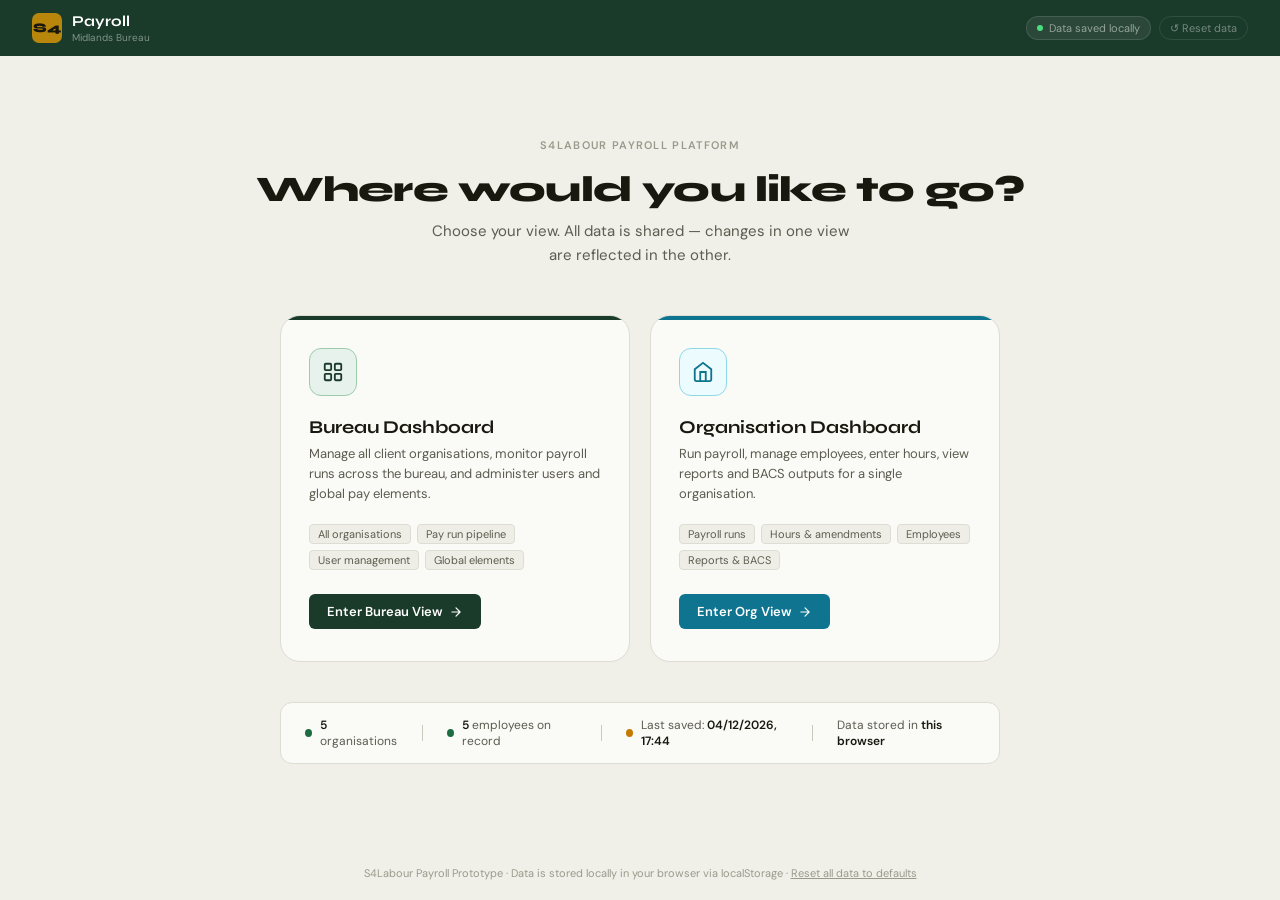
<file: index.html>
<!DOCTYPE html>
<html lang="en">
<head>
<meta charset="UTF-8">
<meta name="viewport" content="width=device-width, initial-scale=1.0">
<title>S4Labour Payroll</title>
<link rel="preconnect" href="https://fonts.googleapis.com">
<link href="https://fonts.googleapis.com/css2?family=Syne:wght@400;500;600;700;800&family=DM+Sans:ital,opsz,wght@0,9..40,300;0,9..40,400;0,9..40,500;0,9..40,600;1,9..40,400&family=DM+Mono:wght@400;500&display=swap" rel="stylesheet">
<style>
:root {
  --bg: #f0efe8;
  --surface: #fafaf7;
  --surface2: #eeeee6;
  --border: #ddddd3;
  --border2: #c8c8bc;
  --text: #18180f;
  --text2: #5c5c50;
  --text3: #9a9a8c;
  --accent: #1a3a2a;
  --accent2: #2d6144;
  --accent-light: #e8f2ec;
  --gold: #b8860b;
  --gold-bg: #fdf8e7;
  --success: #1d6b40;
  --success-bg: #eaf5ee;
  --teal: #0e7490;
  --teal-bg: #ecfbfd;
  --radius: 6px;
  --radius-lg: 12px;
  --radius-xl: 20px;
  --shadow-md: 0 4px 24px rgba(0,0,0,0.09), 0 1px 4px rgba(0,0,0,0.05);
  --shadow-lg: 0 16px 48px rgba(0,0,0,0.13);
}
*{box-sizing:border-box;margin:0;padding:0}
body{font-family:'DM Sans',sans-serif;background:var(--bg);color:var(--text);min-height:100vh;display:flex;flex-direction:column}

/* ── TOPBAR ── */
.topbar{background:var(--accent);height:56px;display:flex;align-items:center;padding:0 32px;gap:12px;flex-shrink:0}
.logo-mark{display:flex;align-items:center;gap:10px}
.logo-icon{width:30px;height:30px;background:var(--gold);border-radius:7px;display:flex;align-items:center;justify-content:center;font-family:'Syne',sans-serif;font-size:13px;font-weight:800;color:#18180f}
.logo-text{font-family:'Syne',sans-serif;font-size:15px;font-weight:700;color:#fff}
.logo-sub{font-size:10px;color:rgba(255,255,255,0.45);margin-top:1px}
.topbar-right{margin-left:auto;display:flex;align-items:center;gap:8px}
.storage-badge{font-size:11px;color:rgba(255,255,255,0.5);background:rgba(255,255,255,0.07);border:1px solid rgba(255,255,255,0.12);padding:4px 10px;border-radius:99px;display:flex;align-items:center;gap:6px}
.storage-dot{width:6px;height:6px;border-radius:50%;background:#4ade80}
.reset-btn{font-size:11px;color:rgba(255,255,255,0.4);background:none;border:1px solid rgba(255,255,255,0.1);padding:4px 10px;border-radius:99px;cursor:pointer;font-family:'DM Sans',sans-serif;transition:all 0.12s}
.reset-btn:hover{color:rgba(255,255,255,0.7);border-color:rgba(255,255,255,0.25)}

/* ── HERO ── */
.hero{flex:1;display:flex;flex-direction:column;align-items:center;justify-content:center;padding:48px 20px}
.hero-label{font-size:11px;font-weight:600;color:var(--text3);letter-spacing:0.12em;text-transform:uppercase;margin-bottom:16px}
.hero-title{font-family:'Syne',sans-serif;font-size:36px;font-weight:800;color:var(--text);letter-spacing:-0.8px;margin-bottom:8px;text-align:center}
.hero-sub{font-size:15px;color:var(--text2);text-align:center;max-width:440px;margin-bottom:48px;line-height:1.6}

/* ── PORTAL CARDS ── */
.portal-grid{display:grid;grid-template-columns:1fr 1fr;gap:20px;max-width:720px;width:100%;margin-bottom:40px}
.portal-card{background:var(--surface);border:1px solid var(--border);border-radius:var(--radius-xl);padding:32px 28px;cursor:pointer;transition:all 0.18s;position:relative;overflow:hidden;text-decoration:none;display:block}
.portal-card::before{content:'';position:absolute;top:0;left:0;right:0;height:4px}
.portal-card.bureau::before{background:var(--accent)}
.portal-card.org::before{background:var(--teal)}
.portal-card:hover{transform:translateY(-3px);box-shadow:var(--shadow-lg);border-color:var(--border2)}
.portal-card:active{transform:translateY(-1px)}

.portal-icon{width:48px;height:48px;border-radius:12px;display:flex;align-items:center;justify-content:center;margin-bottom:20px}
.portal-card.bureau .portal-icon{background:var(--accent-light);border:1px solid #9ecca8}
.portal-card.org .portal-icon{background:var(--teal-bg);border:1px solid #8dd9e8}
.portal-icon svg{width:22px;height:22px}
.portal-card.bureau .portal-icon svg{stroke:var(--accent)}
.portal-card.org .portal-icon svg{stroke:var(--teal)}

.portal-title{font-family:'Syne',sans-serif;font-size:18px;font-weight:700;color:var(--text);margin-bottom:6px}
.portal-desc{font-size:13px;color:var(--text2);line-height:1.55;margin-bottom:20px}
.portal-tags{display:flex;flex-wrap:wrap;gap:6px;margin-bottom:24px}
.portal-tag{font-size:11px;color:var(--text2);background:var(--surface2);border:1px solid var(--border);padding:2px 8px;border-radius:4px}
.portal-cta{display:inline-flex;align-items:center;gap:6px;font-size:13px;font-weight:600;color:#fff;padding:9px 18px;border-radius:var(--radius);transition:all 0.12s}
.portal-card.bureau .portal-cta{background:var(--accent)}
.portal-card.bureau .portal-cta:hover{background:var(--accent2)}
.portal-card.org .portal-cta{background:var(--teal)}
.portal-card.org .portal-cta:hover{background:#0b5f75}

/* ── STATUS STRIP ── */
.status-strip{display:flex;align-items:center;gap:24px;background:var(--surface);border:1px solid var(--border);border-radius:var(--radius-lg);padding:14px 24px;max-width:720px;width:100%}
.status-item{display:flex;align-items:center;gap:8px;font-size:12px;color:var(--text2)}
.status-item strong{color:var(--text);font-weight:600}
.status-sep{width:1px;height:16px;background:var(--border2)}
.status-dot{width:8px;height:8px;border-radius:50%}
.dot-green{background:var(--success)}
.dot-amber{background:#c47a00}

/* ── FOOTER ── */
.footer{padding:20px;text-align:center;font-size:11px;color:var(--text3)}
.footer a{color:var(--text3);text-decoration:underline;cursor:pointer}

@media(max-width:600px){
  .portal-grid{grid-template-columns:1fr}
  .hero-title{font-size:26px}
  .status-strip{flex-direction:column;align-items:flex-start;gap:10px}
  .status-sep{display:none}
}
</style>
</head>
<body>

<div class="topbar">
  <div class="logo-mark">
    <div class="logo-icon">S4</div>
    <div>
      <div class="logo-text">Payroll</div>
      <div class="logo-sub">Midlands Bureau</div>
    </div>
  </div>
  <div class="topbar-right">
    <div class="storage-badge">
      <div class="storage-dot" id="storage-dot"></div>
      <span id="storage-label">Loading…</span>
    </div>
    <button class="reset-btn" onclick="resetData()">↺ Reset data</button>
  </div>
</div>

<div class="hero">
  <div class="hero-label">S4Labour Payroll Platform</div>
  <h1 class="hero-title">Where would you like to go?</h1>
  <p class="hero-sub">Choose your view. All data is shared — changes in one view are reflected in the other.</p>

  <div class="portal-grid">

    <a class="portal-card bureau" href="bureau/index.html">
      <div class="portal-icon">
        <svg fill="none" stroke="currentColor" viewBox="0 0 24 24"><rect x="3" y="3" width="7" height="7" rx="1" stroke-width="2"/><rect x="14" y="3" width="7" height="7" rx="1" stroke-width="2"/><rect x="3" y="14" width="7" height="7" rx="1" stroke-width="2"/><rect x="14" y="14" width="7" height="7" rx="1" stroke-width="2"/></svg>
      </div>
      <div class="portal-title">Bureau Dashboard</div>
      <p class="portal-desc">Manage all client organisations, monitor payroll runs across the bureau, and administer users and global pay elements.</p>
      <div class="portal-tags">
        <span class="portal-tag">All organisations</span>
        <span class="portal-tag">Pay run pipeline</span>
        <span class="portal-tag">User management</span>
        <span class="portal-tag">Global elements</span>
      </div>
      <div class="portal-cta">
        Enter Bureau View
        <svg width="14" height="14" fill="none" stroke="currentColor" viewBox="0 0 24 24"><path d="M5 12h14M12 5l7 7-7 7" stroke-width="2" stroke-linecap="round" stroke-linejoin="round"/></svg>
      </div>
    </a>

    <a class="portal-card org" href="org/index.html">
      <div class="portal-icon">
        <svg fill="none" stroke="currentColor" viewBox="0 0 24 24"><path d="M3 9l9-7 9 7v11a2 2 0 01-2 2H5a2 2 0 01-2-2z" stroke-width="2"/><polyline points="9 22 9 12 15 12 15 22" stroke-width="2"/></svg>
      </div>
      <div class="portal-title">Organisation Dashboard</div>
      <p class="portal-desc">Run payroll, manage employees, enter hours, view reports and BACS outputs for a single organisation.</p>
      <div class="portal-tags">
        <span class="portal-tag">Payroll runs</span>
        <span class="portal-tag">Hours &amp; amendments</span>
        <span class="portal-tag">Employees</span>
        <span class="portal-tag">Reports &amp; BACS</span>
      </div>
      <div class="portal-cta">
        Enter Org View
        <svg width="14" height="14" fill="none" stroke="currentColor" viewBox="0 0 24 24"><path d="M5 12h14M12 5l7 7-7 7" stroke-width="2" stroke-linecap="round" stroke-linejoin="round"/></svg>
      </div>
    </a>

  </div>

  <div class="status-strip" id="status-strip">
    <div class="status-item">
      <div class="status-dot dot-green"></div>
      <span><strong id="org-count">5</strong> organisations</span>
    </div>
    <div class="status-sep"></div>
    <div class="status-item">
      <div class="status-dot dot-green"></div>
      <span><strong id="emp-count">5</strong> employees on record</span>
    </div>
    <div class="status-sep"></div>
    <div class="status-item">
      <div class="status-dot dot-amber"></div>
      <span>Last saved: <strong id="last-saved">—</strong></span>
    </div>
    <div class="status-sep"></div>
    <div class="status-item">
      <span>Data stored in <strong>this browser</strong></span>
    </div>
  </div>
</div>

<div class="footer">
  S4Labour Payroll Prototype · Data is stored locally in your browser via localStorage · 
  <a onclick="resetData()">Reset all data to defaults</a>
</div>

<script src="shared/data.js"></script>
<script>
function updateStatus() {
  try {
    const db = Store.load();
    document.getElementById('org-count').textContent = db.organisations.length;
    document.getElementById('emp-count').textContent = db.employees.length;
    const saved = db.meta.lastSaved
      ? new Date(db.meta.lastSaved).toLocaleString('en-GB', { dateStyle:'short', timeStyle:'short' })
      : 'never';
    document.getElementById('last-saved').textContent = saved;
    document.getElementById('storage-label').textContent = 'Data saved locally';
    document.getElementById('storage-dot').style.background = '#4ade80';
  } catch(e) {
    document.getElementById('storage-label').textContent = 'Storage unavailable';
    document.getElementById('storage-dot').style.background = '#f87171';
  }
}

function resetData() {
  if (confirm('Reset all data back to defaults? This cannot be undone.')) {
    Store.reset();
    updateStatus();
    alert('Data reset to defaults.');
  }
}

updateStatus();
</script>
</body>
</html>
</file>
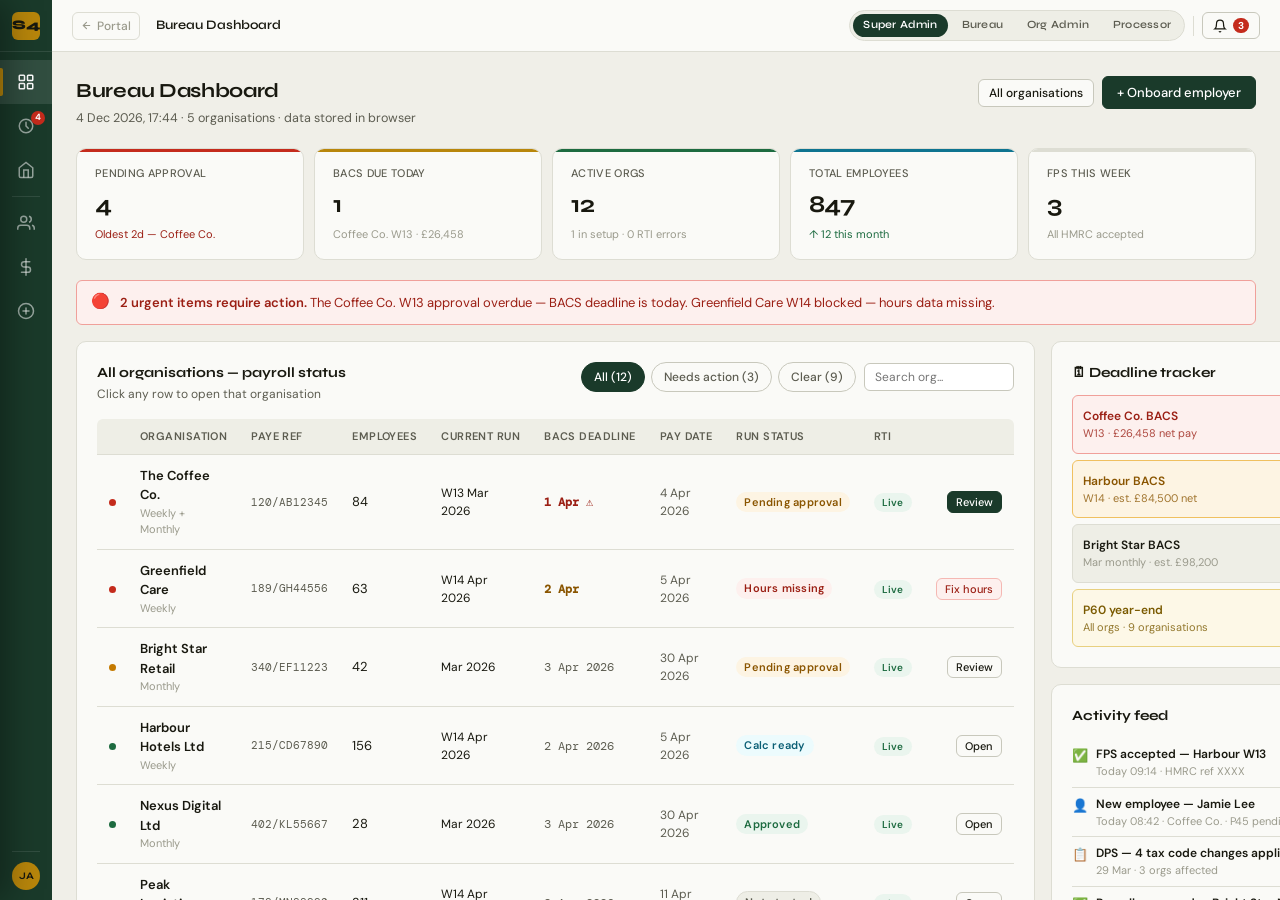
<file: bureau/index.html>
<!DOCTYPE html>
<html lang="en">
<head>
<meta charset="UTF-8">
<meta name="viewport" content="width=device-width, initial-scale=1.0">
<title>S4Labour Payroll — Bureau</title>
<link rel="preconnect" href="https://fonts.googleapis.com">
<link href="https://fonts.googleapis.com/css2?family=Syne:wght@400;500;600;700;800&family=DM+Sans:ital,opsz,wght@0,9..40,300;0,9..40,400;0,9..40,500;0,9..40,600;1,9..40,400&family=DM+Mono:wght@400;500&display=swap" rel="stylesheet">
<link rel="stylesheet" href="../shared/styles.css">
</head>
<body>
<div class="app">

<!-- ══ ICON RAIL ══ -->
<div class="icon-rail" id="icon-rail">
  <div class="rail-logo" onclick="toggleDrawer()" title="Open menu"><div class="logo-icon">S4</div></div>
  <div class="rail-items" id="rail-items-bureau">
    <div class="rail-item active" id="ri-bureau-dashboard" onclick="railNav('bureau-dashboard','bureau')">
      <svg class="rail-icon" fill="none" stroke="currentColor" viewBox="0 0 24 24"><rect x="3" y="3" width="7" height="7" rx="1" stroke-width="2"/><rect x="14" y="3" width="7" height="7" rx="1" stroke-width="2"/><rect x="3" y="14" width="7" height="7" rx="1" stroke-width="2"/><rect x="14" y="14" width="7" height="7" rx="1" stroke-width="2"/></svg>
      <div class="rail-tooltip">Dashboard</div>
    </div>
    <div class="rail-item" id="ri-all-runs" onclick="railNav('all-runs','bureau')">
      <svg class="rail-icon" fill="none" stroke="currentColor" viewBox="0 0 24 24"><circle cx="12" cy="12" r="9" stroke-width="2"/><path d="M12 7v5l3 3" stroke-width="2" stroke-linecap="round"/></svg>
      <div class="rail-badge red">4</div><div class="rail-tooltip">All pay runs</div>
    </div>
    <div class="rail-item" id="ri-organisations" onclick="railNav('organisations','bureau')">
      <svg class="rail-icon" fill="none" stroke="currentColor" viewBox="0 0 24 24"><path d="M3 9l9-7 9 7v11a2 2 0 01-2 2H5a2 2 0 01-2-2z" stroke-width="2"/><polyline points="9 22 9 12 15 12 15 22" stroke-width="2"/></svg>
      <div class="rail-tooltip">Organisations</div>
    </div>
    <div class="rail-divider"></div>
    <div class="rail-item" id="ri-user-management" onclick="railNav('user-management','bureau')">
      <svg class="rail-icon" fill="none" stroke="currentColor" viewBox="0 0 24 24"><path d="M17 21v-2a4 4 0 00-4-4H5a4 4 0 00-4 4v2" stroke-width="2"/><circle cx="9" cy="7" r="4" stroke-width="2"/><path d="M23 21v-2a4 4 0 00-3-3.87M16 3.13a4 4 0 010 7.75" stroke-width="2"/></svg>
      <div class="rail-tooltip">User management</div>
    </div>
    <div class="rail-item" id="ri-pay-element-library" onclick="railNav('pay-element-library','bureau')">
      <svg class="rail-icon" fill="none" stroke="currentColor" viewBox="0 0 24 24"><line x1="12" y1="1" x2="12" y2="23" stroke-width="2" stroke-linecap="round"/><path d="M17 5H9.5a3.5 3.5 0 000 7h5a3.5 3.5 0 010 7H6" stroke-width="2" stroke-linecap="round"/></svg>
      <div class="rail-tooltip">Global pay elements</div>
    </div>
    <div class="rail-item" id="ri-org-onboarding" onclick="railNav('org-onboarding','bureau')">
      <svg class="rail-icon" fill="none" stroke="currentColor" viewBox="0 0 24 24"><circle cx="12" cy="12" r="10" stroke-width="2"/><line x1="12" y1="8" x2="12" y2="16" stroke-width="2" stroke-linecap="round"/><line x1="8" y1="12" x2="16" y2="12" stroke-width="2" stroke-linecap="round"/></svg>
      <div class="rail-tooltip">Onboard employer</div>
    </div>
  </div>
  <div class="rail-bottom">
    <div class="rail-avatar" id="rail-avatar" onclick="toggleDrawer()">JA</div>
  </div>
</div>
<div class="sidebar-overlay" id="sidebar-overlay" onclick="closeDrawer()"></div>
<div class="sidebar" id="sidebar">
  <div class="sidebar-logo">
    <div class="logo-mark"><div class="logo-icon">S4</div><div><div class="logo-text">Payroll</div><div class="logo-sub">Bureau Platform</div></div></div>
    <button class="sidebar-close-btn" onclick="closeDrawer()">x</button>
  </div>
  <div id="nav-bureau">
    <div class="nav-group">
      <div class="nav-group-label">Bureau</div>
      <div class="nav-item active" onclick="nav('bureau-dashboard',this,'bureau');closeDrawer()">
        <svg class="nav-icon" fill="none" stroke="currentColor" viewBox="0 0 24 24"><rect x="3" y="3" width="7" height="7" rx="1" stroke-width="2"/><rect x="14" y="3" width="7" height="7" rx="1" stroke-width="2"/><rect x="3" y="14" width="7" height="7" rx="1" stroke-width="2"/><rect x="14" y="14" width="7" height="7" rx="1" stroke-width="2"/></svg>Dashboard
      </div>
      <div class="nav-item" onclick="nav('all-runs',this,'bureau');closeDrawer()">
        <svg class="nav-icon" fill="none" stroke="currentColor" viewBox="0 0 24 24"><circle cx="12" cy="12" r="9" stroke-width="2"/><path d="M12 7v5l3 3" stroke-width="2" stroke-linecap="round"/></svg>All pay runs
      </div>
    </div>
    <div class="nav-group">
      <div class="nav-group-label">Administration</div>
      <div class="nav-item" onclick="nav('organisations',this,'bureau');closeDrawer()">
        <svg class="nav-icon" fill="none" stroke="currentColor" viewBox="0 0 24 24"><path d="M3 9l9-7 9 7v11a2 2 0 01-2 2H5a2 2 0 01-2-2z" stroke-width="2"/><polyline points="9 22 9 12 15 12 15 22" stroke-width="2"/></svg>Organisations
      </div>
      <div class="nav-item" onclick="nav('user-management',this,'bureau');closeDrawer()">
        <svg class="nav-icon" fill="none" stroke="currentColor" viewBox="0 0 24 24"><path d="M17 21v-2a4 4 0 00-4-4H5a4 4 0 00-4 4v2" stroke-width="2"/><circle cx="9" cy="7" r="4" stroke-width="2"/><path d="M23 21v-2a4 4 0 00-3-3.87M16 3.13a4 4 0 010 7.75" stroke-width="2"/></svg>User management
      </div>
      <div class="nav-item" onclick="nav('pay-element-library',this,'bureau');closeDrawer()">
        <svg class="nav-icon" fill="none" stroke="currentColor" viewBox="0 0 24 24"><line x1="12" y1="1" x2="12" y2="23" stroke-width="2" stroke-linecap="round"/><path d="M17 5H9.5a3.5 3.5 0 000 7h5a3.5 3.5 0 010 7H6" stroke-width="2" stroke-linecap="round"/></svg>Global pay elements
      </div>
      <div class="nav-item" onclick="nav('org-onboarding',this,'bureau');closeDrawer()">
        <svg class="nav-icon" fill="none" stroke="currentColor" viewBox="0 0 24 24"><circle cx="12" cy="12" r="10" stroke-width="2"/><line x1="12" y1="8" x2="12" y2="16" stroke-width="2" stroke-linecap="round"/><line x1="8" y1="12" x2="16" y2="12" stroke-width="2" stroke-linecap="round"/></svg>Onboard employer
      </div>
    </div>
  </div>
  <div class="sidebar-bottom">
    <div class="user-pill">
      <div class="user-avatar" id="user-avatar-sb">JA</div>
      <div><div class="user-name" id="user-name-sb">James Ashworth</div><div class="user-role" id="user-role-sb">Super Admin</div></div>
    </div>
  </div>
</div>

<div class="main">
  <div class="topbar" onclick="closeDrawer()">
    <div class="topbar-left">
      <a href="../index.html" style="display:flex;align-items:center;gap:5px;text-decoration:none;color:var(--text3);font-size:12px;font-weight:500;padding:4px 8px;border-radius:var(--radius);border:1px solid var(--border);margin-right:10px;transition:all 0.12s" onmouseover="this.style.background='var(--surface2)'" onmouseout="this.style.background=''">
        <svg width="11" height="11" fill="none" stroke="currentColor" viewBox="0 0 24 24"><path d="M19 12H5M12 19l-7-7 7-7" stroke-width="2.5" stroke-linecap="round"/></svg>
        Portal
      </a>
      <div class="breadcrumb" id="breadcrumb">
        <span class="crumb active" id="crumb-current">Bureau Dashboard</span>
      </div>
    </div>
    <div class="topbar-right">
      <div class="role-switcher">
        <div class="role-btn active" onclick="switchRole('super',this)">Super Admin</div>
        <div class="role-btn" onclick="switchRole('bureau',this)">Bureau</div>
        <div class="role-btn" onclick="switchRole('org',this)">Org Admin</div>
        <div class="role-btn" onclick="switchRole('processor',this)">Processor</div>
      </div>
      <div class="topbar-divider"></div>
      <button class="btn btn-sm" onclick="showModal('modal-notifications')">
        <svg width="14" height="14" fill="none" stroke="currentColor" viewBox="0 0 24 24"><path d="M18 8A6 6 0 006 8c0 7-3 9-3 9h18s-3-2-3-9M13.73 21a2 2 0 01-3.46 0" stroke-width="2"/></svg>
        <span style="background:var(--danger);color:#fff;font-size:10px;padding:1px 5px;border-radius:99px;font-weight:700">3</span>
      </button>
    </div>
  </div>

  <div class="content" onclick="closeDrawer()">
    <div class="screen visible" id="screen-bureau-dashboard">
      <div class="page-header">
        <div>
          <div class="page-title">Bureau Dashboard</div>
          <div class="page-sub">Monday 30 March 2026 · 12 active organisations · 4 runs requiring action</div>
        </div>
        <div class="page-actions">
          <button class="btn btn-sm" onclick="nav('organisations',null,'bureau')">All organisations</button>
          <button class="btn btn-primary" onclick="nav('org-onboarding',null,'bureau')">+ Onboard employer</button>
        </div>
      </div>

      <div style="display:grid;grid-template-columns:repeat(5,1fr);gap:10px;margin-bottom:20px">
        <div class="metric m-red"><div class="metric-label">Pending Approval</div><div class="metric-value">4</div><div class="metric-sub metric-down">Oldest 2d — Coffee Co.</div></div>
        <div class="metric m-gold"><div class="metric-label">BACS Due Today</div><div class="metric-value">1</div><div class="metric-sub">Coffee Co. W13 · £26,458</div></div>
        <div class="metric m-green"><div class="metric-label">Active Orgs</div><div class="metric-value">12</div><div class="metric-sub">1 in setup · 0 RTI errors</div></div>
        <div class="metric m-blue"><div class="metric-label">Total Employees</div><div class="metric-value">847</div><div class="metric-sub metric-up">↑ 12 this month</div></div>
        <div class="metric"><div class="metric-label">FPS This Week</div><div class="metric-value">3</div><div class="metric-sub">All HMRC accepted</div></div>
      </div>

      <div class="alert alert-danger" style="margin-bottom:16px">
        <div class="alert-icon">🔴</div>
        <div><span class="alert-title">2 urgent items require action.</span> The Coffee Co. W13 approval overdue — BACS deadline is today. Greenfield Care W14 blocked — hours data missing.</div>
      </div>

      <div style="display:grid;grid-template-columns:1fr 340px;gap:16px;align-items:start">
        <div>
          <div class="card no-mb">
            <div class="card-header">
              <div><div class="card-title">All organisations — payroll status</div><div class="card-sub">Click any row to open that organisation</div></div>
              <div class="card-actions">
                <div class="pill-tabs" style="margin-bottom:0">
                  <div class="pill-tab active" onclick="bdFilter('all',this)">All (12)</div>
                  <div class="pill-tab" onclick="bdFilter('action',this)">Needs action (3)</div>
                  <div class="pill-tab" onclick="bdFilter('clear',this)">Clear (9)</div>
                </div>
                <input type="text" placeholder="Search org..." style="padding:5px 10px;font-size:12px;border:1px solid var(--border2);border-radius:var(--radius);font-family:'DM Sans',sans-serif;width:150px" oninput="bdSearch(this.value)">
              </div>
            </div>
            <div class="table-wrap">
              <table>
                <thead><tr><th style="width:14px"></th><th>Organisation</th><th>PAYE ref</th><th>Employees</th><th>Current run</th><th>BACS deadline</th><th>Pay date</th><th>Run status</th><th>RTI</th><th></th></tr></thead>
                <tbody id="bd-org-tbody">
                  <tr class="bd-row bd-row-action" style="cursor:pointer" onclick="openOrg('The Coffee Co.','screen-payroll-runs')">
                    <td><span class="dot dot-red"></span></td>
                    <td><div class="font-600">The Coffee Co.</div><div class="text-xs text-hint">Weekly + Monthly</div></td>
                    <td class="mono td-muted" style="font-size:11px">120/AB12345</td>
                    <td>84</td><td class="text-sm">W13 Mar 2026</td>
                    <td style="color:var(--danger-text);font-weight:700;font-family:'DM Mono',monospace;font-size:12px">1 Apr ⚠</td>
                    <td class="td-muted text-sm">4 Apr 2026</td>
                    <td><span class="badge badge-warning">Pending approval</span></td>
                    <td><span class="badge badge-success" style="font-size:10px">Live</span></td>
                    <td class="td-action"><button class="btn btn-xs btn-primary" onclick="event.stopPropagation();openOrg('The Coffee Co.','screen-payroll-runs')">Review</button></td>
                  </tr>
                  <tr class="bd-row bd-row-action" style="cursor:pointer" onclick="openOrg('Greenfield Care','screen-hours')">
                    <td><span class="dot dot-red"></span></td>
                    <td><div class="font-600">Greenfield Care</div><div class="text-xs text-hint">Weekly</div></td>
                    <td class="mono td-muted" style="font-size:11px">189/GH44556</td>
                    <td>63</td><td class="text-sm">W14 Apr 2026</td>
                    <td style="color:var(--warning-text);font-weight:600;font-family:'DM Mono',monospace;font-size:12px">2 Apr</td>
                    <td class="td-muted text-sm">5 Apr 2026</td>
                    <td><span class="badge badge-danger">Hours missing</span></td>
                    <td><span class="badge badge-success" style="font-size:10px">Live</span></td>
                    <td class="td-action"><button class="btn btn-xs btn-danger" onclick="event.stopPropagation();openOrg('Greenfield Care','screen-hours')">Fix hours</button></td>
                  </tr>
                  <tr class="bd-row bd-row-action" style="cursor:pointer" onclick="openOrg('Bright Star Retail','screen-payroll-runs')">
                    <td><span class="dot dot-amber"></span></td>
                    <td><div class="font-600">Bright Star Retail</div><div class="text-xs text-hint">Monthly</div></td>
                    <td class="mono td-muted" style="font-size:11px">340/EF11223</td>
                    <td>42</td><td class="text-sm">Mar 2026</td>
                    <td class="td-muted" style="font-family:'DM Mono',monospace;font-size:12px">3 Apr 2026</td>
                    <td class="td-muted text-sm">30 Apr 2026</td>
                    <td><span class="badge badge-warning">Pending approval</span></td>
                    <td><span class="badge badge-success" style="font-size:10px">Live</span></td>
                    <td class="td-action"><button class="btn btn-xs" onclick="event.stopPropagation();openOrg('Bright Star Retail','screen-payroll-runs')">Review</button></td>
                  </tr>
                  <tr class="bd-row bd-row-clear" style="cursor:pointer" onclick="openOrg('Harbour Hotels Ltd','screen-payroll-runs')">
                    <td><span class="dot dot-green"></span></td>
                    <td><div class="font-600">Harbour Hotels Ltd</div><div class="text-xs text-hint">Weekly</div></td>
                    <td class="mono td-muted" style="font-size:11px">215/CD67890</td>
                    <td>156</td><td class="text-sm">W14 Apr 2026</td>
                    <td class="td-muted" style="font-family:'DM Mono',monospace;font-size:12px">2 Apr 2026</td>
                    <td class="td-muted text-sm">5 Apr 2026</td>
                    <td><span class="badge badge-info">Calc ready</span></td>
                    <td><span class="badge badge-success" style="font-size:10px">Live</span></td>
                    <td class="td-action"><button class="btn btn-xs" onclick="event.stopPropagation();openOrg('Harbour Hotels Ltd','screen-payroll-runs')">Open</button></td>
                  </tr>
                  <tr class="bd-row bd-row-clear" style="cursor:pointer" onclick="openOrg('Nexus Digital Ltd','screen-org-dashboard')">
                    <td><span class="dot dot-green"></span></td>
                    <td><div class="font-600">Nexus Digital Ltd</div><div class="text-xs text-hint">Monthly</div></td>
                    <td class="mono td-muted" style="font-size:11px">402/KL55667</td>
                    <td>28</td><td class="text-sm">Mar 2026</td>
                    <td class="td-muted" style="font-family:'DM Mono',monospace;font-size:12px">3 Apr 2026</td>
                    <td class="td-muted text-sm">30 Apr 2026</td>
                    <td><span class="badge badge-success">Approved</span></td>
                    <td><span class="badge badge-success" style="font-size:10px">Live</span></td>
                    <td class="td-action"><button class="btn btn-xs" onclick="event.stopPropagation();openOrg('Nexus Digital Ltd','screen-org-dashboard')">Open</button></td>
                  </tr>
                  <tr class="bd-row bd-row-clear" style="cursor:pointer" onclick="openOrg('Peak Logistics','screen-org-dashboard')">
                    <td><span class="dot dot-green"></span></td>
                    <td><div class="font-600">Peak Logistics</div><div class="text-xs text-hint">Weekly</div></td>
                    <td class="mono td-muted" style="font-size:11px">178/MN88990</td>
                    <td>211</td><td class="text-sm">W14 Apr 2026</td>
                    <td class="td-muted" style="font-family:'DM Mono',monospace;font-size:12px">8 Apr 2026</td>
                    <td class="td-muted text-sm">11 Apr 2026</td>
                    <td><span class="badge badge-neutral">Not started</span></td>
                    <td><span class="badge badge-success" style="font-size:10px">Live</span></td>
                    <td class="td-action"><button class="btn btn-xs" onclick="event.stopPropagation();openOrg('Peak Logistics','screen-org-dashboard')">Open</button></td>
                  </tr>
                  <tr class="bd-row bd-row-clear"><td></td><td colspan="9" class="text-xs td-muted" style="padding:10px 12px">+ 6 more organisations — all clear, no action required</td></tr>
                </tbody>
              </table>
            </div>
          </div>
        </div>

        <div style="display:flex;flex-direction:column;gap:16px">
          <div class="card no-mb">
            <div class="card-title" style="margin-bottom:12px">🗓 Deadline tracker</div>
            <div style="display:flex;flex-direction:column;gap:6px">
              <div style="display:flex;align-items:center;justify-content:space-between;padding:8px 10px;background:var(--danger-bg);border:1px solid #f0a09a;border-radius:var(--radius)">
                <div><div class="text-sm font-600" style="color:var(--danger-text)">Coffee Co. BACS</div><div class="text-xs" style="color:var(--danger-text);opacity:0.8">W13 · £26,458 net pay</div></div>
                <div style="text-align:right"><div class="font-600" style="font-size:16px;color:var(--danger-text);font-family:'Syne',sans-serif">Today</div><div class="text-xs" style="color:var(--danger-text);opacity:0.7">1 Apr 2026</div></div>
              </div>
              <div style="display:flex;align-items:center;justify-content:space-between;padding:8px 10px;background:var(--warning-bg);border:1px solid #f0c060;border-radius:var(--radius)">
                <div><div class="text-sm font-600" style="color:var(--warning-text)">Harbour BACS</div><div class="text-xs" style="color:var(--warning-text);opacity:0.8">W14 · est. £84,500 net</div></div>
                <div style="text-align:right"><div class="font-600" style="font-size:16px;color:var(--warning-text);font-family:'Syne',sans-serif">2 days</div><div class="text-xs" style="color:var(--warning-text);opacity:0.7">2 Apr 2026</div></div>
              </div>
              <div style="display:flex;align-items:center;justify-content:space-between;padding:8px 10px;background:var(--surface2);border:1px solid var(--border);border-radius:var(--radius)">
                <div><div class="text-sm font-600">Bright Star BACS</div><div class="text-xs text-hint">Mar monthly · est. £98,200</div></div>
                <div style="text-align:right"><div class="font-600" style="font-size:16px;font-family:'Syne',sans-serif">3 days</div><div class="text-xs text-hint">3 Apr 2026</div></div>
              </div>
              <div style="display:flex;align-items:center;justify-content:space-between;padding:8px 10px;background:var(--gold-bg);border:1px solid #e8d080;border-radius:var(--radius)">
                <div><div class="text-sm font-600" style="color:var(--gold-text)">P60 year-end</div><div class="text-xs" style="color:var(--gold-text);opacity:0.8">All orgs · 9 organisations</div></div>
                <div style="text-align:right"><div class="font-600" style="font-size:16px;color:var(--gold-text);font-family:'Syne',sans-serif">6 days</div><div class="text-xs" style="color:var(--gold-text);opacity:0.7">5 Apr 2026</div></div>
              </div>
            </div>
          </div>
          <div class="card no-mb">
            <div class="card-title" style="margin-bottom:12px">Activity feed</div>
            <div style="display:flex;flex-direction:column">
              <div class="info-row" style="padding:7px 0"><div style="display:flex;gap:8px"><span style="font-size:13px;flex-shrink:0;margin-top:1px">✅</span><div><div class="text-sm font-600">FPS accepted — Harbour W13</div><div class="text-xs text-hint">Today 09:14 · HMRC ref XXXX</div></div></div></div>
              <div class="info-row" style="padding:7px 0"><div style="display:flex;gap:8px"><span style="font-size:13px;flex-shrink:0;margin-top:1px">👤</span><div><div class="text-sm font-600">New employee — Jamie Lee</div><div class="text-xs text-hint">Today 08:42 · Coffee Co. · P45 pending</div></div></div></div>
              <div class="info-row" style="padding:7px 0"><div style="display:flex;gap:8px"><span style="font-size:13px;flex-shrink:0;margin-top:1px">📋</span><div><div class="text-sm font-600">DPS — 4 tax code changes applied</div><div class="text-xs text-hint">29 Mar · 3 orgs affected</div></div></div></div>
              <div style="padding:7px 0"><div style="display:flex;gap:8px"><span style="font-size:13px;flex-shrink:0;margin-top:1px">✅</span><div><div class="text-sm font-600">Payroll approved — Bright Star Mar</div><div class="text-xs text-hint">28 Mar · By M. Chen</div></div></div></div>
            </div>
          </div>
        </div>
      </div>
    </div>

    <!-- ═══ ALL RUNS ═══ -->
    <div class="screen" id="screen-all-runs">
      <div class="page-header">
        <div><div class="page-title">All pay runs</div><div class="page-sub">Across all organisations — bureau view</div></div>
        <div class="page-actions">
          <select class="btn btn-sm" style="cursor:pointer"><option>All organisations</option><option>The Coffee Co.</option><option>Harbour Hotels Ltd</option></select>
          <select class="btn btn-sm" style="cursor:pointer"><option>All statuses</option><option>Pending approval</option><option>Approved</option></select>
        </div>
      </div>
      <div class="card">
        <div class="table-wrap">
          <table>
            <thead><tr><th>Organisation</th><th>Period</th><th>Frequency</th><th>Employees</th><th>Gross</th><th>Net</th><th>Status</th><th>Run by</th><th></th></tr></thead>
            <tbody>
              <tr><td><b>The Coffee Co.</b></td><td>W13 Mar 2026</td><td><span class="tag">Weekly</span></td><td>84</td><td class="td-num">£36,210</td><td class="td-num">£26,458</td><td><span class="badge badge-warning">Pending approval</span></td><td class="td-muted">J. Ashworth</td><td class="td-action"><button class="btn btn-xs btn-primary" onclick="openOrg('The Coffee Co.','screen-payroll-runs')">Review</button></td></tr>
              <tr><td><b>Harbour Hotels Ltd</b></td><td>W14 Apr 2026</td><td><span class="tag">Weekly</span></td><td>156</td><td class="td-num">£84,500</td><td class="td-num">—</td><td><span class="badge badge-info">In progress</span></td><td class="td-muted">S. Patel</td><td class="td-action"><button class="btn btn-xs" onclick="openOrg('Harbour Hotels Ltd','screen-payroll-runs')">Open</button></td></tr>
              <tr><td><b>Bright Star Retail</b></td><td>Mar 2026</td><td><span class="tag">Monthly</span></td><td>42</td><td class="td-num">£98,200</td><td class="td-num">—</td><td><span class="badge badge-warning">Pending approval</span></td><td class="td-muted">M. Chen</td><td class="td-action"><button class="btn btn-xs" onclick="openOrg('Bright Star Retail','screen-payroll-runs')">Review</button></td></tr>
              <tr><td><b>The Coffee Co.</b></td><td>Mar 2026</td><td><span class="tag">Monthly</span></td><td>12</td><td class="td-num">£68,400</td><td class="td-num">£52,840</td><td><span class="badge badge-success">Approved</span></td><td class="td-muted">J. Ashworth</td><td class="td-action"><button class="btn btn-xs">View</button></td></tr>
              <tr><td><b>Greenfield Care</b></td><td>W14 Apr 2026</td><td><span class="tag">Weekly</span></td><td>63</td><td class="td-num">—</td><td class="td-num">—</td><td><span class="badge badge-danger">Hours missing</span></td><td class="td-muted">—</td><td class="td-action"><button class="btn btn-xs btn-danger" onclick="openOrg('Greenfield Care','screen-hours')">Fix</button></td></tr>
            </tbody>
          </table>
        </div>
      </div>
    </div>

    <!-- ═══ ORGANISATIONS ═══ -->
    <div class="screen" id="screen-organisations">
      <div class="page-header">
        <div><div class="page-title">Organisations</div><div class="page-sub">12 active · 1 in setup</div></div>
        <div class="page-actions">
          <input type="text" placeholder="Search org name or PAYE ref..." style="padding:7px 12px;font-size:13px;border:1px solid var(--border2);border-radius:var(--radius);font-family:'DM Sans',sans-serif;width:260px">
          <button class="btn btn-primary" onclick="nav('org-onboarding',null,'bureau')">+ Onboard employer</button>
        </div>
      </div>
      <div class="org-grid">
        <div class="org-card status-live" onclick="openOrg('The Coffee Co.','screen-org-dashboard')">
          <div class="org-card-header"><div><div class="org-name">The Coffee Co.</div><div class="org-ref">120/AB12345 · PAYE</div></div><span class="badge badge-success">Live</span></div>
          <div class="org-meta">
            <div class="org-meta-item"><div class="label">Employees</div><div class="value">84 active</div></div>
            <div class="org-meta-item"><div class="label">Next run</div><div class="value">4 Apr 2026</div></div>
            <div class="org-meta-item"><div class="label">Frequency</div><div class="value">Weekly + Monthly</div></div>
            <div class="org-meta-item"><div class="label">Last gross</div><div class="value">£36,210</div></div>
          </div>
          <div class="org-actions"><button class="btn btn-xs btn-primary">Open →</button><span class="badge badge-warning">1 pending run</span></div>
        </div>
        <div class="org-card status-live" onclick="openOrg('Harbour Hotels Ltd','screen-org-dashboard')">
          <div class="org-card-header"><div><div class="org-name">Harbour Hotels Ltd</div><div class="org-ref">215/CD67890 · PAYE</div></div><span class="badge badge-success">Live</span></div>
          <div class="org-meta">
            <div class="org-meta-item"><div class="label">Employees</div><div class="value">156 active</div></div>
            <div class="org-meta-item"><div class="label">Next run</div><div class="value">5 Apr 2026</div></div>
            <div class="org-meta-item"><div class="label">Frequency</div><div class="value">Weekly</div></div>
            <div class="org-meta-item"><div class="label">Last gross</div><div class="value">£84,500</div></div>
          </div>
          <div class="org-actions"><button class="btn btn-xs btn-primary">Open →</button><span class="badge badge-success">All clear</span></div>
        </div>
        <div class="org-card status-attention" onclick="openOrg('Greenfield Care','screen-org-dashboard')">
          <div class="org-card-header"><div><div class="org-name">Greenfield Care</div><div class="org-ref">189/GH44556 · PAYE</div></div><span class="badge badge-danger">Attention</span></div>
          <div class="org-meta">
            <div class="org-meta-item"><div class="label">Employees</div><div class="value">63 active</div></div>
            <div class="org-meta-item"><div class="label">Next run</div><div class="value">5 Apr 2026</div></div>
            <div class="org-meta-item"><div class="label">Frequency</div><div class="value">Weekly</div></div>
            <div class="org-meta-item"><div class="label">Last gross</div><div class="value">£31,800</div></div>
          </div>
          <div class="org-actions"><button class="btn btn-xs btn-danger">Open →</button><span class="badge badge-danger">Hours missing</span></div>
        </div>
        <div class="org-card status-live" onclick="openOrg('Bright Star Retail','screen-org-dashboard')">
          <div class="org-card-header"><div><div class="org-name">Bright Star Retail</div><div class="org-ref">340/EF11223 · PAYE</div></div><span class="badge badge-success">Live</span></div>
          <div class="org-meta">
            <div class="org-meta-item"><div class="label">Employees</div><div class="value">42 active</div></div>
            <div class="org-meta-item"><div class="label">Next run</div><div class="value">30 Apr 2026</div></div>
            <div class="org-meta-item"><div class="label">Frequency</div><div class="value">Monthly</div></div>
            <div class="org-meta-item"><div class="label">Last gross</div><div class="value">£98,200</div></div>
          </div>
          <div class="org-actions"><button class="btn btn-xs btn-primary">Open →</button><span class="badge badge-warning">Pending approval</span></div>
        </div>
        <div class="org-card status-pending">
          <div class="org-card-header"><div><div class="org-name">Nexus Digital Ltd</div><div class="org-ref">Setup in progress</div></div><span class="badge badge-warning">Setup</span></div>
          <div class="org-meta">
            <div class="org-meta-item"><div class="label">Progress</div><div class="value">Step 3 of 5</div></div>
            <div class="org-meta-item"><div class="label">Started</div><div class="value">28 Mar 2026</div></div>
          </div>
          <div class="progress-wrap" style="margin-top:12px"><div class="progress-bar pb-gold" style="width:60%"></div></div>
          <div class="org-actions"><button class="btn btn-xs btn-gold" onclick="nav('org-onboarding',null,'bureau')">Continue setup →</button></div>
        </div>
      </div>
    </div>

    <!-- ═══ USER MANAGEMENT ═══ -->
    <div class="screen" id="screen-user-management">
      <div class="page-header">
        <div><div class="page-title">User management</div><div class="page-sub">Role hierarchy · Permissions · Access control · 25 users across platform</div></div>
        <div class="page-actions">
          <button class="btn btn-sm" onclick="umTab('hierarchy',document.querySelector('#um-tabs .tab'))">Role overview</button>
          <button class="btn btn-primary" onclick="umTab('create',document.querySelectorAll('#um-tabs .tab')[2]);document.querySelectorAll('#um-tabs .tab').forEach((t,i)=>{t.classList.toggle('active',i===2)})">+ Create user</button>
        </div>
      </div>

      <div class="tabs" id="um-tabs">
        <div class="tab active" onclick="umTab('hierarchy',this)">Role overview</div>
        <div class="tab" onclick="umTab('users',this)">All users (25)</div>
        <div class="tab" onclick="umTab('create',this)">Create user</div>
      </div>

      <!-- Role hierarchy -->
      <div id="um-hierarchy">
        <div class="alert alert-accent" style="margin-bottom:16px">
          <div class="alert-icon">🔐</div>
          <div><span class="alert-title">Role hierarchy:</span> Each role is created by the level above. Permissions cascade downward — lower roles cannot exceed their parent's access. Super Admin is the only role that can create Bureau Admins.</div>
        </div>
        <div class="role-tree">
          <div class="role-node" style="border-left:4px solid var(--gold)">
            <div class="role-node-header">
              <div class="role-icon super">👑</div>
              <div style="flex:1"><div class="role-name" style="color:var(--gold-text)">Super Admin</div><div class="role-desc">Full platform access · S4Labour internal only · Cannot be created via UI</div></div>
              <span class="badge badge-gold" style="margin-left:auto">1 user</span>
              <button class="btn btn-xs" style="margin-left:8px" onclick="umTab('users',document.querySelectorAll('#um-tabs .tab')[1]);document.querySelectorAll('#um-tabs .tab').forEach((t,i)=>t.classList.toggle('active',i===1))">View users</button>
            </div>
            <div class="role-perms">
              <span class="perm-tag can">✓ Create &amp; manage Bureau Admins</span>
              <span class="perm-tag can">✓ Create / edit Global Pay Elements</span>
              <span class="perm-tag can">✓ Run &amp; approve payroll (all orgs)</span>
              <span class="perm-tag can">✓ Setup new organisations</span>
              <span class="perm-tag can">✓ Full financial data access</span>
              <span class="perm-tag can">✓ Platform-wide system settings</span>
            </div>
          </div>

          <div style="margin:2px 0 2px 24px;display:flex;align-items:center;gap:8px">
            <div style="width:2px;height:24px;background:var(--border2)"></div>
            <div class="text-xs text-hint">Creates ↓</div>
          </div>

          <div class="role-node" style="margin-left:20px;border-left:4px solid var(--accent)">
            <div class="role-node-header">
              <div class="role-icon bureau">🏢</div>
              <div style="flex:1"><div class="role-name">Bureau Admin</div><div class="role-desc">Manages multiple client organisations · Created by Super Admin</div></div>
              <span class="badge badge-accent" style="margin-left:auto">4 users</span>
              <button class="btn btn-xs" style="margin-left:8px" onclick="umTab('users',document.querySelectorAll('#um-tabs .tab')[1]);document.querySelectorAll('#um-tabs .tab').forEach((t,i)=>t.classList.toggle('active',i===1))">View users</button>
            </div>
            <div class="role-perms">
              <span class="perm-tag can">✓ Create Org Admins &amp; Processors</span>
              <span class="perm-tag can">✓ View Global &amp; Org Pay Elements</span>
              <span class="perm-tag can">✓ Run, amend &amp; approve payroll</span>
              <span class="perm-tag can">✓ Setup new organisations (if assigned)</span>
              <span class="perm-tag cannot">✗ Cannot create Global Pay Elements</span>
              <span class="perm-tag cannot">✗ Cannot access other bureaus</span>
            </div>
          </div>

          <div style="margin:2px 0 2px 44px;display:flex;align-items:center;gap:8px">
            <div style="width:2px;height:24px;background:var(--border2)"></div>
            <div class="text-xs text-hint">Creates ↓</div>
          </div>

          <div style="display:grid;grid-template-columns:1fr 1fr;gap:12px;margin-left:40px">
            <div class="role-node" style="border-left:4px solid var(--teal);margin-bottom:0">
              <div class="role-node-header">
                <div class="role-icon org">🏗</div>
                <div style="flex:1"><div class="role-name">Org Admin</div><div class="role-desc">Manages a single client organisation</div></div>
                <span class="badge badge-info">12 users</span>
              </div>
              <div class="role-perms">
                <span class="perm-tag can">✓ Approve payroll runs</span>
                <span class="perm-tag can">✓ View org-level data</span>
                <span class="perm-tag can">✓ Amend pay run</span>
                <span class="perm-tag cannot">✗ No Global Pay Elements</span>
                <span class="perm-tag cannot">✗ Cannot setup new orgs</span>
              </div>
            </div>
            <div class="role-node" style="border-left:4px solid var(--purple);margin-bottom:0">
              <div class="role-node-header">
                <div class="role-icon processor">⚙</div>
                <div style="flex:1"><div class="role-name">Processor</div><div class="role-desc">Data entry &amp; run initiation only</div></div>
                <span class="badge badge-purple">8 users</span>
              </div>
              <div class="role-perms">
                <span class="perm-tag can">✓ Initiate payroll runs</span>
                <span class="perm-tag can">✓ Enter hours &amp; amendments</span>
                <span class="perm-tag cannot">✗ Cannot approve payroll</span>
                <span class="perm-tag cannot">✗ No financial summaries</span>
                <span class="perm-tag cannot">✗ Cannot manage pay elements</span>
              </div>
            </div>
          </div>
        </div>
      </div>

      <!-- All users -->
      <div id="um-users" style="display:none">
        <div class="card">
          <div class="card-header">
            <div class="card-title">All users (25)</div>
            <div class="card-actions">
              <input type="text" placeholder="Search user..." style="padding:5px 10px;font-size:12px;border:1px solid var(--border2);border-radius:var(--radius);font-family:'DM Sans',sans-serif;width:200px">
              <select style="padding:5px 10px;font-size:12px;border:1px solid var(--border2);border-radius:var(--radius);font-family:'DM Sans',sans-serif"><option>All roles</option><option>Super Admin</option><option>Bureau Admin</option><option>Org Admin</option><option>Processor</option></select>
            </div>
          </div>
          <div class="table-wrap"><table>
            <thead><tr><th>User</th><th>Role</th><th>Organisation access</th><th>Created by</th><th>Last login</th><th>MFA</th><th>Status</th><th></th></tr></thead>
            <tbody>
              <tr><td><div class="font-600">James Ashworth</div><div class="text-xs text-hint mono"><a href="/cdn-cgi/l/email-protection" class="__cf_email__" data-cfemail="32581c53415a455d40465a7241065e53505d47401c515d1c4759">[email&#160;protected]</a></div></td><td><span class="badge badge-gold">Super Admin</span></td><td class="text-sm text-hint">All organisations</td><td class="td-muted text-sm">—</td><td class="text-sm">Today 09:00</td><td><span class="badge badge-success" style="font-size:10px">✓</span></td><td><span class="badge badge-success">Active</span></td><td class="td-action"><button class="btn btn-xs">Edit</button></td></tr>
              <tr><td><div class="font-600">Sarah Patel</div><div class="text-xs text-hint mono"><a href="/cdn-cgi/l/email-protection" class="__cf_email__" data-cfemail="02712c726376676e4271366e63606d77702c616d2c7769">[email&#160;protected]</a></div></td><td><span class="badge badge-accent">Bureau Admin</span></td><td class="text-sm text-hint">6 orgs</td><td class="td-muted text-sm">J. Ashworth</td><td class="text-sm">Today 08:30</td><td><span class="badge badge-success" style="font-size:10px">✓</span></td><td><span class="badge badge-success">Active</span></td><td class="td-action"><button class="btn btn-xs">Edit</button></td></tr>
              <tr><td><div class="font-600">Mark Chen</div><div class="text-xs text-hint mono"><a href="/cdn-cgi/l/email-protection" class="__cf_email__" data-cfemail="b5d89bd6ddd0dbf5c681d9d4d7dac0c79bd6da9bc0de">[email&#160;protected]</a></div></td><td><span class="badge badge-accent">Bureau Admin</span></td><td class="text-sm text-hint">4 orgs</td><td class="td-muted text-sm">J. Ashworth</td><td class="text-sm">29 Mar 2026</td><td><span class="badge badge-success" style="font-size:10px">✓</span></td><td><span class="badge badge-success">Active</span></td><td class="td-action"><button class="btn btn-xs">Edit</button></td></tr>
              <tr><td><div class="font-600">Donna Wright</div><div class="text-xs text-hint mono"><a href="/cdn-cgi/l/email-protection" class="__cf_email__" data-cfemail="9cf8b2ebeef5fbf4e8dcfff3fafaf9f9fff3b2fff3f1">[email&#160;protected]</a></div></td><td><span class="badge badge-info">Org Admin</span></td><td class="text-sm text-hint">The Coffee Co.</td><td class="td-muted text-sm">S. Patel</td><td class="text-sm">Today 08:15</td><td><span class="badge badge-neutral" style="font-size:10px">—</span></td><td><span class="badge badge-success">Active</span></td><td class="td-action"><button class="btn btn-xs">Edit</button></td></tr>
              <tr><td><div class="font-600">Tom Baker</div><div class="text-xs text-hint mono"><a href="/cdn-cgi/l/email-protection" class="__cf_email__" data-cfemail="12663c7073797760527a7360707d67607a7d66777e613c717d7f">[email&#160;protected]</a></div></td><td><span class="badge badge-purple">Processor</span></td><td class="text-sm text-hint">Harbour Hotels Ltd</td><td class="td-muted text-sm">S. Patel</td><td class="text-sm">28 Mar 2026</td><td><span class="badge badge-success" style="font-size:10px">✓</span></td><td><span class="badge badge-success">Active</span></td><td class="td-action"><button class="btn btn-xs">Edit</button></td></tr>
              <tr><td><div class="font-600">Aisha Okonkwo</div><div class="text-xs text-hint mono"><a href="/cdn-cgi/l/email-protection" class="__cf_email__" data-cfemail="a0c18ecfcbcfcecbd7cfe0c7d2c5c5cec6c9c5ccc48ec3cf8ed5cb">[email&#160;protected]</a></div></td><td><span class="badge badge-info">Org Admin</span></td><td class="text-sm text-hint">Greenfield Care</td><td class="td-muted text-sm">M. Chen</td><td class="text-sm">28 Mar 2026</td><td><span class="badge badge-neutral" style="font-size:10px">—</span></td><td><span class="badge badge-warning">Invite pending</span></td><td class="td-action"><button class="btn btn-xs">Resend invite</button></td></tr>
              <tr><td colspan="8" style="text-align:center;color:var(--text3);font-size:12px;padding:12px">+ 19 more users</td></tr>
            </tbody>
          </table></div>
        </div>
      </div>

      <!-- Create user -->
      <div id="um-create" style="display:none">
        <div class="card">
          <div class="card-header"><div><div class="card-title">Create new user</div><div class="card-sub">An invite email is sent. The user sets their own password on first login.</div></div></div>
          <div class="form-section">
            <div class="form-section-title">Personal details</div>
            <div class="form-row fr-3">
              <div class="form-group"><label>First name</label><input placeholder="First name"></div>
              <div class="form-group"><label>Last name</label><input placeholder="Last name"></div>
              <div class="form-group"><label>Email address</label><input type="email" placeholder="user@company.com"></div>
            </div>
          </div>
          <div class="form-section">
            <div class="form-section-title">Role &amp; access</div>
            <div class="form-row fr-2">
              <div class="form-group">
                <label>Role</label>
                <select id="create-user-role" onchange="toggleOrgAccess()">
                  <option value="">— select role —</option>
                  <option value="bureau">Bureau Admin</option>
                  <option value="org">Org Admin</option>
                  <option value="processor">Processor</option>
                </select>
                <span class="hint" id="role-hint-text" style="display:none"></span>
              </div>
              <div class="form-group" id="org-access-field" style="display:none">
                <label>Organisation access</label>
                <select id="org-access-select">
                  <option value="">— select organisation —</option>
                  <option>The Coffee Co.</option>
                  <option>Harbour Hotels Ltd</option>
                  <option>Bright Star Retail</option>
                  <option>Greenfield Care</option>
                  <option>Nexus Digital Ltd</option>
                </select>
              </div>
            </div>
            <!-- Bureau admin — multi-org -->
            <div id="bureau-org-access" style="display:none">
              <div class="form-group"><label>Organisation access</label>
                <div style="border:1px solid var(--border2);border-radius:var(--radius);padding:10px;display:flex;flex-wrap:wrap;gap:8px">
                  <label style="display:flex;align-items:center;gap:6px;font-weight:400;font-size:13px"><input type="checkbox" checked> The Coffee Co.</label>
                  <label style="display:flex;align-items:center;gap:6px;font-weight:400;font-size:13px"><input type="checkbox"> Harbour Hotels Ltd</label>
                  <label style="display:flex;align-items:center;gap:6px;font-weight:400;font-size:13px"><input type="checkbox"> Bright Star Retail</label>
                  <label style="display:flex;align-items:center;gap:6px;font-weight:400;font-size:13px"><input type="checkbox"> Greenfield Care</label>
                  <label style="display:flex;align-items:center;gap:6px;font-weight:400;font-size:13px"><input type="checkbox"> All organisations</label>
                </div>
              </div>
            </div>
          </div>
          <div class="form-section" style="margin-bottom:0" id="permission-preview" style="display:none">
            <div class="form-section-title">Permission preview</div>
            <div id="perm-preview-content" class="role-perms" style="gap:8px"></div>
          </div>
          <div style="display:flex;justify-content:flex-end;gap:8px;margin-top:20px">
            <button class="btn">Cancel</button>
            <button class="btn btn-primary" onclick="submitCreateUser()">Send invite email →</button>
          </div>
        </div>
      </div>
    </div>

    <!-- ═══ GLOBAL PAY ELEMENTS ═══ -->
    <div class="screen" id="screen-pay-element-library">
      <div class="page-header">
        <div><div class="page-title">Global pay elements</div><div class="page-sub">Statutory elements &amp; HMRC rates · Super Admin managed · applies across all organisations</div></div>
      </div>
      <div class="tabs" id="pel-tabs">
        <div class="tab active" onclick="pelTab('elements',this)">Statutory elements</div>
        <div class="tab" onclick="pelTab('rates',this)">HMRC statutory rates</div>
      </div>
      <div id="pel-elements">
        <div class="card">
          <div class="card-header">
            <div><div class="card-title">Statutory &amp; HMRC global elements</div><div class="card-sub">Available across all organisations · Super Admin only</div></div>
            <button class="btn btn-primary" onclick="showModal('modal-add-global-pe')">+ Add global element</button>
          </div>
          <div class="table-wrap"><table>
            <thead><tr><th>Name</th><th>Category</th><th>Type</th><th>Calculation</th><th>PAYE</th><th>NI</th><th>Pension</th><th></th></tr></thead>
            <tbody id="global-pe-tbody">
              <tr><td class="font-600">SMP</td><td><span class="badge badge-purple">Statutory</span></td><td><span class="pe-tag pe-add">Addition</span></td><td>90% AWE wks 1–6, then £184.03/wk</td><td>✓</td><td>✓</td><td>✓</td><td class="td-action"><button class="btn btn-xs">Edit</button></td></tr>
              <tr><td class="font-600">SPP / SAP / ShPP</td><td><span class="badge badge-purple">Statutory</span></td><td><span class="pe-tag pe-add">Addition</span></td><td>£184.03/wk flat (or 90% AWE)</td><td>✓</td><td>✓</td><td>✓</td><td class="td-action"><button class="btn btn-xs">Edit</button></td></tr>
              <tr><td class="font-600">SSP</td><td><span class="badge badge-purple">Statutory</span></td><td><span class="pe-tag pe-add">Addition</span></td><td>£116.75/wk (qualifying days)</td><td>✓</td><td>✓</td><td>—</td><td class="td-action"><button class="btn btn-xs">Edit</button></td></tr>
              <tr><td class="font-600">Student loan Plan 1</td><td><span class="badge badge-neutral">HMRC</span></td><td><span class="pe-tag pe-ded">Deduction</span></td><td>9% above £24,990</td><td>—</td><td>—</td><td>—</td><td class="td-action"><button class="btn btn-xs">Edit</button></td></tr>
              <tr><td class="font-600">Student loan Plan 2</td><td><span class="badge badge-neutral">HMRC</span></td><td><span class="pe-tag pe-ded">Deduction</span></td><td>9% above £27,295</td><td>—</td><td>—</td><td>—</td><td class="td-action"><button class="btn btn-xs">Edit</button></td></tr>
              <tr><td class="font-600">Student loan Plan 4</td><td><span class="badge badge-neutral">HMRC</span></td><td><span class="pe-tag pe-ded">Deduction</span></td><td>9% above £31,395</td><td>—</td><td>—</td><td>—</td><td class="td-action"><button class="btn btn-xs">Edit</button></td></tr>
              <tr><td class="font-600">Postgraduate loan</td><td><span class="badge badge-neutral">HMRC</span></td><td><span class="pe-tag pe-ded">Deduction</span></td><td>6% above £21,000</td><td>—</td><td>—</td><td>—</td><td class="td-action"><button class="btn btn-xs">Edit</button></td></tr>
            </tbody>
          </table></div>
        </div>
      </div>
      <div id="pel-rates" style="display:none">
        <div class="alert alert-warning" style="margin-bottom:16px"><div class="alert-icon">⚠</div><div><span class="alert-title">Changes apply immediately across all organisations.</span> Always update on 6 April (PAYE/NI/Pension) or 1 April (NMW). Historical runs are not recalculated.</div></div>
        <div class="card"><div class="card-header"><div class="card-title">HMRC statutory rates — 2025/26</div><button class="btn btn-sm btn-primary">+ Add rate</button></div>
          <div class="table-wrap"><table>
            <thead><tr><th>Rate</th><th>Category</th><th>2025/26 value</th><th>Effective</th><th>Source</th><th></th></tr></thead>
            <tbody>
              <tr><td class="font-600">SMP / SPP / ShPP / SAP flat rate</td><td><span class="badge badge-purple">Statutory pay</span></td><td class="mono td-num">£184.03/wk</td><td>6 Apr 2025</td><td class="td-muted text-sm">Lower of flat rate or 90% AWE</td><td><button class="btn btn-xs">Edit</button></td></tr>
              <tr><td class="font-600">SSP weekly rate</td><td><span class="badge badge-purple">Statutory pay</span></td><td class="mono td-num">£116.75/wk</td><td>6 Apr 2025</td><td class="td-muted text-sm">Qualifying days basis</td><td><button class="btn btn-xs">Edit</button></td></tr>
              <tr><td class="font-600">National Living Wage (21+)</td><td><span class="badge badge-neutral">NMW</span></td><td class="mono td-num">£12.21/hr</td><td>1 Apr 2025</td><td class="td-muted text-sm">Triggers payroll warning if below</td><td><button class="btn btn-xs">Edit</button></td></tr>
              <tr><td class="font-600">NMW (18–20)</td><td><span class="badge badge-neutral">NMW</span></td><td class="mono td-num">£10.00/hr</td><td>1 Apr 2025</td><td class="td-muted text-sm"></td><td><button class="btn btn-xs">Edit</button></td></tr>
              <tr><td class="font-600">NMW (under 18 / apprentice)</td><td><span class="badge badge-neutral">NMW</span></td><td class="mono td-num">£7.55/hr</td><td>1 Apr 2025</td><td class="td-muted text-sm"></td><td><button class="btn btn-xs">Edit</button></td></tr>
              <tr><td class="font-600">Personal allowance</td><td><span class="badge badge-info">PAYE</span></td><td class="mono td-num">£12,570</td><td>6 Apr 2025</td><td class="td-muted text-sm">Code 1257L → tax-free amount</td><td><button class="btn btn-xs">Edit</button></td></tr>
              <tr><td class="font-600">Basic rate band ceiling</td><td><span class="badge badge-info">PAYE</span></td><td class="mono td-num">£50,270 · 20%</td><td>6 Apr 2025</td><td></td><td><button class="btn btn-xs">Edit</button></td></tr>
              <tr><td class="font-600">Higher rate band ceiling</td><td><span class="badge badge-info">PAYE</span></td><td class="mono td-num">£125,140 · 40%</td><td>6 Apr 2025</td><td></td><td><button class="btn btn-xs">Edit</button></td></tr>
              <tr><td class="font-600">EE NI primary threshold</td><td><span class="badge badge-success">NI</span></td><td class="mono td-num">£12,570/yr · 8%</td><td>6 Apr 2025</td><td class="td-muted text-sm">2% above UEL (£50,270)</td><td><button class="btn btn-xs">Edit</button></td></tr>
              <tr><td class="font-600">ER NI secondary threshold</td><td><span class="badge badge-success">NI</span></td><td class="mono td-num">£9,100/yr · 13.8%</td><td>6 Apr 2025</td><td></td><td><button class="btn btn-xs">Edit</button></td></tr>
              <tr><td class="font-600">Pension qualifying earnings band</td><td><span class="badge badge-accent">Pension</span></td><td class="mono td-num">£6,240 – £50,270</td><td>6 Apr 2025</td><td class="td-muted text-sm">Auto-enrolment basis</td><td><button class="btn btn-xs">Edit</button></td></tr>
            </tbody>
          </table></div>
        </div>
      </div>
    </div>

    <!-- ═══ ORG ONBOARDING WIZARD    <!-- ═══ ORG ONBOARDING WIZARD ═══ -->
    <div class="screen" id="screen-org-onboarding">
      <div class="page-header">
        <div><div class="page-title">Onboard new employer</div><div class="page-sub">Set up a new client organisation. 5-step wizard.</div></div>
      </div>
      <div class="step-bar">
        <div class="step active" id="wiz-s1"><div class="step-num">1</div><span class="step-label">Company details</span></div>
        <div class="step-line" id="wiz-l1"></div>
        <div class="step pending" id="wiz-s2"><div class="step-num">2</div><span class="step-label">HMRC &amp; RTI</span></div>
        <div class="step-line" id="wiz-l2"></div>
        <div class="step pending" id="wiz-s3"><div class="step-num">3</div><span class="step-label">Pay schedules</span></div>
        <div class="step-line" id="wiz-l3"></div>
        <div class="step pending" id="wiz-s4"><div class="step-num">4</div><span class="step-label">Pay elements</span></div>
        <div class="step-line" id="wiz-l4"></div>
        <div class="step pending" id="wiz-s5"><div class="step-num">5</div><span class="step-label">Review &amp; activate</span></div>
      </div>
      <div id="wiz-p1"><div class="card"><div class="card-header"><div class="card-title">Company details</div></div>
        <div class="form-section"><div class="form-section-title">Legal entity</div>
          <div class="form-row fr-2"><div class="form-group"><label>Legal company name</label><input placeholder="e.g. Nexus Digital Ltd"></div><div class="form-group"><label>Trading name</label><input placeholder="Optional"></div></div>
          <div class="form-row fr-3"><div class="form-group"><label>Company number</label><input class="mono" placeholder="12345678"></div><div class="form-group"><label>Incorporation date</label><input type="date"></div><div class="form-group"><label>Sector</label><select><option>— select —</option><option>Hospitality &amp; food service</option><option>Retail</option><option>Healthcare</option><option>Technology</option><option>Other</option></select></div></div>
        </div>
        <div class="form-section"><div class="form-section-title">Registered address</div>
          <div class="form-row fr-2"><div class="form-group"><label>Address line 1</label><input placeholder="Street address"></div><div class="form-group"><label>Town / city</label><input placeholder="City"></div></div>
          <div class="form-row fr-2"><div class="form-group"><label>County</label><input placeholder="County"></div><div class="form-group"><label>Postcode</label><input class="mono" placeholder="AB1 2CD"></div></div>
        </div>
        <div class="form-section" style="margin-bottom:0"><div class="form-section-title">Primary contact</div>
          <div class="form-row fr-3"><div class="form-group"><label>Contact name</label><input placeholder="Full name"></div><div class="form-group"><label>Email</label><input type="email" placeholder="admin@company.com"></div><div class="form-group"><label>Phone</label><input placeholder="01234 567890"></div></div>
        </div>
      </div>

      <!-- Locations / Cost centres -->
      <div class="card" style="margin-top:0">
        <div class="card-header">
          <div><div class="card-title">Locations</div><div class="card-sub">Physical locations associated with this PAYE scheme. At least one required. Each can be billed to a different cost centre.</div></div>
          <button class="btn btn-sm btn-primary" onclick="addWizLocation()">+ Add location</button>
        </div>
        <div class="alert alert-info" style="margin-bottom:12px"><div class="alert-icon">ℹ</div><div>Additional PAYE schemes (e.g. for separate legal entities) can be created after activation via <strong>Org settings → PAYE schemes</strong>. Each scheme has its own location set.</div></div>
        <div id="wiz-locations-list">
          <div class="wiz-loc-row" style="display:grid;grid-template-columns:1fr 1.5fr 120px 140px 44px;gap:10px;align-items:end;padding-bottom:10px;border-bottom:1px solid var(--border);margin-bottom:10px">
            <div class="form-group"><label>Location name</label><input placeholder="e.g. Birmingham HQ" value="Birmingham HQ"></div>
            <div class="form-group"><label>Address</label><input placeholder="Street, postcode" value="12 High St, Birmingham B1 1AA"></div>
            <div class="form-group"><label>Location code</label><input class="mono" placeholder="LOC-001" value="LOC-001" style="text-transform:uppercase"></div>
            <div class="form-group"><label>Cost centre (optional)</label><input class="mono" placeholder="CC-BIRM" value="CC-BIRM"></div>
            <div class="form-group"><label style="visibility:hidden">Del</label><button class="btn btn-xs btn-danger w-full" onclick="removeWizLocation(this)" title="Remove location">✕</button></div>
          </div>
        </div>
        <div class="text-xs text-hint" style="margin-top:4px">Location code and cost centre are used in payroll reports to filter and reconcile by site.</div>
      </div>

      <div style="display:flex;justify-content:flex-end"><button class="btn btn-primary" onclick="wizN(1)">Continue to HMRC &amp; RTI →</button></div></div>

      <div id="wiz-p2" style="display:none"><div class="card"><div class="card-header"><div class="card-title">HMRC &amp; RTI</div></div>
        <div class="alert alert-info"><div class="alert-icon">ℹ</div><div><span class="alert-title">RTI (Real Time Information)</span> — FPS submissions sent to HMRC each run. DPS polls tax code changes before every run.</div></div>
        <div class="form-section"><div class="form-section-title">PAYE registration</div>
          <div class="form-row fr-2"><div class="form-group"><label>PAYE employer reference</label><input class="mono" placeholder="e.g. 120/AB12345"><span class="hint">Format: 3 digits / letters+digits</span></div><div class="form-group"><label>Accounts office reference</label><input class="mono" placeholder="e.g. 120PA00123456"><span class="hint">13 characters</span></div></div>
        </div>
        <div class="form-section"><div class="form-section-title">HMRC gateway credentials</div>
          <div class="alert alert-warning"><div class="alert-icon">⚠</div><div>These are the employer's HMRC Government Gateway credentials, required to submit RTI on their behalf.</div></div>
          <div class="form-row fr-2"><div class="form-group"><label>Gateway user ID</label><input class="mono" placeholder="12-digit user ID"></div><div class="form-group"><label>Gateway password</label><input type="password" placeholder="Stored encrypted"></div></div>
        </div>
        <div class="form-section" style="margin-bottom:0"><div class="form-section-title">RTI &amp; DPS settings</div>
          <div class="form-row fr-2"><div class="form-group"><label>DPS polling</label><select><option>Before every pay run</option><option>Weekly</option><option>Manual only</option></select></div><div class="form-group"><label>Employment allowance</label><select><option>Not claimed</option><option>Claimed — £5,000/yr</option></select></div></div>
          <button class="btn btn-sm" onclick="testRTI()">Test RTI connection</button>
          <span id="rti-result" style="display:none;margin-left:10px" class="badge badge-success">✓ Connected</span>
        </div>
      </div>
      <div style="display:flex;justify-content:space-between"><button class="btn" onclick="wizB(2)">← Back</button><button class="btn btn-primary" onclick="wizN(2)">Continue to pay schedules →</button></div></div>

      <div id="wiz-p3" style="display:none"><div class="card"><div class="card-header"><div class="card-title">Pay schedules</div><div class="card-sub">Configure pay frequencies for this organisation</div></div>
        <div class="alert alert-info"><div class="alert-icon">ℹ</div><div>Add one or more pay frequencies. Each generates a full payroll calendar with BACS deadlines respecting bank holidays.</div></div>
        <div class="form-row fr-4">
          <div class="form-group"><label>Schedule name</label><input placeholder="e.g. Weekly staff" value="Weekly staff"></div>
          <div class="form-group"><label>Frequency</label><select><option>Weekly</option><option>Bi-weekly</option><option>Four-weekly</option><option>Monthly</option></select></div>
          <div class="form-group"><label>First pay date</label><input type="date" value="2026-04-04"></div>
          <div class="form-group"><label>Payment method</label><select><option>BACS (3 days prior)</option><option>Bank transfer (2 days)</option><option>Cash (1 day)</option></select></div>
        </div>
        <button class="btn btn-sm btn-primary">Generate schedule →</button>
      </div>
      <div style="display:flex;justify-content:space-between;margin-top:16px"><button class="btn" onclick="wizB(3)">← Back</button><button class="btn btn-primary" onclick="wizN(3)">Continue to pay elements →</button></div></div>

      <div id="wiz-p4" style="display:none"><div class="card"><div class="card-header"><div class="card-title">Org-specific pay elements</div><div class="card-sub">Define additions and deductions for this employer</div></div>
        <div class="alert alert-info"><div class="alert-icon">ℹ</div><div>Global elements (SMP, SSP, student loan) are pre-loaded. Only create <strong>org-specific</strong> elements here.</div></div>
        <div class="table-wrap"><table>
          <thead><tr><th>Name</th><th>Type</th><th>Default amount</th><th>Recurring</th><th>PAYE</th><th>NI</th><th>Pensionable</th><th></th></tr></thead>
          <tbody>
            <tr><td class="font-600">Travel allowance</td><td><span class="pe-tag pe-add">Addition</span></td><td class="td-num">£50.00</td><td>Yes</td><td>✓</td><td>✓</td><td>—</td><td><button class="btn btn-xs btn-danger">Remove</button></td></tr>
          </tbody>
        </table></div>
        <button class="btn btn-sm btn-primary" style="margin-top:12px" onclick="showModal('modal-create-pe')">+ Add element</button>
      </div>
      <div style="display:flex;justify-content:space-between;margin-top:16px"><button class="btn" onclick="wizB(4)">← Back</button><button class="btn btn-primary" onclick="wizN(4)">Review &amp; activate →</button></div></div>

      <div id="wiz-p5" style="display:none"><div class="card"><div class="card-header"><div class="card-title">Review &amp; activate</div></div>
        <div class="grid-2">
          <div><div class="form-section-title" style="margin-bottom:8px">Company</div>
            <div class="info-row"><span class="info-label">Legal name</span><span class="info-value">Nexus Digital Ltd</span></div>
            <div class="info-row"><span class="info-label">Company number</span><span class="info-value mono">12345678</span></div>
          </div>
          <div><div class="form-section-title" style="margin-bottom:8px">HMRC</div>
            <div class="info-row"><span class="info-label">PAYE reference</span><span class="info-value mono">120/ND99001</span></div>
            <div class="info-row"><span class="info-label">RTI status</span><span class="info-value"><span class="badge badge-success">Connected</span></span></div>
          </div>
        </div>
        <div class="alert alert-success" style="margin-top:16px"><div class="alert-icon">✓</div><div><span class="alert-title">Ready to activate.</span> Once activated this employer will appear in the org list and employee onboarding can begin.</div></div>
      </div>
      <div style="display:flex;justify-content:space-between;margin-top:16px"><button class="btn" onclick="wizB(5)">← Back</button><button class="btn btn-success" onclick="activateWiz()">Activate employer →</button></div></div>

      <div id="wiz-complete" style="display:none"><div class="card" style="text-align:center;padding:48px">
        <div style="width:56px;height:56px;border-radius:50%;background:var(--success-bg);border:2px solid var(--success);display:flex;align-items:center;justify-content:center;font-size:24px;margin:0 auto 16px">✓</div>
        <div class="page-title" style="margin-bottom:8px">Nexus Digital Ltd is live</div>
        <div class="text-muted" style="margin-bottom:24px">Employer activated. RTI verified. Pay schedules configured.</div>
        <div style="display:flex;gap:12px;justify-content:center">
          <button class="btn" onclick="exitOrg();nav('organisations',null,'bureau')">← Back to organisations</button>
          <button class="btn btn-primary" onclick="openOrg('Nexus Digital Ltd','screen-onboarding')">Start employee onboarding →</button>
        </div>
      </div></div>
    </div>

    <!-- ═══ ORG DASHBOARD ═══ -->
  </div><!-- /content -->
</div><!-- /main -->
</div><!-- /app -->

<!-- Run Detail -->
<div class="modal-overlay" id="modal-run-detail" style="display:none" onclick="closeModal('modal-run-detail',event)">
  <div class="modal modal-lg" onclick="event.stopPropagation()">
    <div class="modal-title">Payroll run — W13 Mar 2026</div>
    <div class="modal-sub">The Coffee Co. · 84 employees · Weekly</div>
    <div class="pipeline"><div class="pipe-step done"><div class="pipe-dot">✓</div><div class="pipe-label">Hours entered</div></div><div class="pipe-step done"><div class="pipe-dot">✓</div><div class="pipe-label">Calculation</div></div><div class="pipe-step active"><div class="pipe-dot">3</div><div class="pipe-label">Review</div></div><div class="pipe-step pending"><div class="pipe-dot">4</div><div class="pipe-label">HMRC</div></div><div class="pipe-step pending"><div class="pipe-dot">5</div><div class="pipe-label">Reports</div></div><div class="pipe-step pending"><div class="pipe-dot">6</div><div class="pipe-label">BACS</div></div></div>
    <div class="metrics g3" style="margin-bottom:16px">
      <div class="metric m-green"><div class="metric-label">Gross pay</div><div class="metric-value">£36,210</div></div>
      <div class="metric"><div class="metric-label">Net pay</div><div class="metric-value">£26,458</div></div>
      <div class="metric m-red"><div class="metric-label">PAYE + NI due</div><div class="metric-value">£12,741</div></div>
    </div>
    <div class="table-wrap"><table>
      <thead><tr><th>Employee</th><th>Hours</th><th class="td-num">Gross</th><th class="td-num">PAYE</th><th class="td-num">NI (EE)</th><th class="td-num" style="color:var(--text2)">NI (ER)</th><th class="td-num" style="color:var(--success-text)">Pension EE</th><th class="td-num" style="color:var(--teal-text)">Pension ER</th><th class="td-num font-600">Net</th></tr></thead>
      <tbody id="run-detail-tbody"></tbody>
    </table></div>
    <div class="modal-footer"><button class="btn" onclick="closeModal('modal-run-detail')">Close</button><button class="btn btn-sm" onclick="closeModal('modal-run-detail');showModal('modal-run-amend')">Amend</button><button class="btn btn-primary" onclick="closeModal('modal-run-detail');showModal('modal-run-approve')">Approve run</button></div>
  </div>
</div>

<!-- Approve run -->
<div class="modal-overlay" id="modal-run-approve" style="display:none" onclick="closeModal('modal-run-approve',event)">
  <div class="modal" onclick="event.stopPropagation()">
    <div class="modal-title">Approve payroll run</div>
    <div class="modal-sub">W13 Mar 2026 · The Coffee Co. · 84 employees</div>
    <div class="alert alert-warning"><div class="alert-icon">⚠</div><div><span class="alert-title">Confirm before approving.</span> Once approved, an FPS will be submitted to HMRC and BACS file generated. This cannot be undone without an EYU.</div></div>
    <div class="info-row"><span class="info-label">Gross pay</span><span class="info-value mono">£36,210.00</span></div>
    <div class="info-row"><span class="info-label">Net pay (BACS)</span><span class="info-value mono">£26,458.00</span></div>
    <div class="info-row"><span class="info-label">PAYE to HMRC</span><span class="info-value mono">£5,793.00</span></div>
    <div class="info-row"><span class="info-label">NI to HMRC</span><span class="info-value mono">£6,948.00</span></div>
    <div class="info-row"><span class="info-label">Pay date</span><span class="info-value">4 Apr 2026</span></div>
    <div class="form-group" style="margin-top:16px"><label>Approver notes (optional)</label><textarea placeholder="Any notes for the approval record..."></textarea></div>
    <div class="modal-footer"><button class="btn" onclick="closeModal('modal-run-approve')">Cancel</button><button class="btn btn-success" onclick="approveRun()">✓ Approve &amp; submit to HMRC</button></div>
  </div>
</div>

<!-- Amend run -->
<div class="modal-overlay" id="modal-run-amend" style="display:none" onclick="closeModal('modal-run-amend',event)">
  <div class="modal" onclick="event.stopPropagation()">
    <div class="modal-title">Amend payroll run</div>
    <div class="modal-sub">W13 Mar 2026 · Changes are audit-logged with timestamp and user</div>
    <div class="form-row fr-2">
      <div class="form-group"><label>Employee</label><select><option>Emma Walsh</option><option>Oliver Brown</option><option>Priya Sharma</option></select></div>
      <div class="form-group"><label>Amendment type</label><select><option>Hours correction</option><option>One-off addition</option><option>One-off deduction</option></select></div>
    </div>
    <div class="form-row fr-2">
      <div class="form-group"><label>New value</label><input type="number" placeholder="Enter corrected value"></div>
      <div class="form-group"><label>Effective</label><select><option>This run</option><option>Backdated</option></select></div>
    </div>
    <div class="form-group"><label>Reason (required for audit)</label><textarea placeholder="Describe why this amendment is being made..."></textarea></div>
    <div class="modal-footer"><button class="btn" onclick="closeModal('modal-run-amend')">Cancel</button><button class="btn btn-primary" onclick="closeModal('modal-run-amend')">Save &amp; recalculate</button></div>
  </div>
</div>

<!-- New run — Manual -->
<div class="modal-overlay" id="modal-new-run-manual" style="display:none" onclick="closeModal('modal-new-run-manual',event)">
  <div class="modal" onclick="event.stopPropagation()">
    <div style="display:flex;align-items:center;gap:10px;margin-bottom:4px">
      <div style="width:32px;height:32px;border-radius:8px;background:var(--surface2);border:1px solid var(--border2);display:flex;align-items:center;justify-content:center;font-size:16px">✏️</div>
      <div class="modal-title" style="margin-bottom:0">Manual payroll run</div>
    </div>
    <div class="modal-sub">Hours will be entered manually or via bulk CSV upload after the run is created.</div>
    <div class="form-row fr-2">
      <div class="form-group"><label>Schedule</label><select><option>Weekly staff — W14 (31 Mar–6 Apr)</option><option>Monthly salaried — Apr 2026</option></select></div>
      <div class="form-group"><label>Pay period</label><select><option>W14 — 31 Mar to 6 Apr 2026</option><option>W15 — 7 Apr to 13 Apr 2026</option></select></div>
    </div>
    <div class="alert alert-info"><div class="alert-icon">ℹ</div><div>After creating, you'll be taken to the Hours &amp; amendments screen to enter or import hours. The calculation will run once all hours are confirmed.</div></div>
    <div class="modal-footer"><button class="btn" onclick="closeModal('modal-new-run-manual')">Cancel</button><button class="btn btn-primary" onclick="closeModal('modal-new-run-manual');nav('hours',null,'org')">Create run → Enter hours</button></div>
  </div>
</div>

<!-- New run — API -->
<div class="modal-overlay" id="modal-new-run-api" style="display:none" onclick="closeModal('modal-new-run-api',event)">
  <div class="modal" onclick="event.stopPropagation()">
    <div style="display:flex;align-items:center;gap:10px;margin-bottom:4px">
      <div style="width:32px;height:32px;border-radius:8px;background:var(--teal-bg);border:1px solid #8dd9e8;display:flex;align-items:center;justify-content:center;font-size:16px">⚡</div>
      <div class="modal-title" style="margin-bottom:0">API feed payroll run</div>
    </div>
    <div class="modal-sub">Hours, pay rates and employee data pulled automatically from S4Labour. DPS tax codes applied before calculation.</div>
    <div class="form-row fr-2">
      <div class="form-group"><label>Schedule</label><select><option>Weekly staff — W14 (31 Mar–6 Apr)</option><option>Monthly salaried — Apr 2026</option></select></div>
      <div class="form-group"><label>Pay period</label><select><option>W14 — 31 Mar to 6 Apr 2026</option></select></div>
    </div>
    <div style="border:1px solid #8dd9e8;border-radius:var(--radius-lg);padding:14px;background:var(--teal-bg);margin-bottom:12px">
      <div class="text-sm font-600" style="color:var(--teal-text);margin-bottom:8px">⚡ What the API will pull:</div>
      <div style="display:grid;grid-template-columns:1fr 1fr;gap:8px">
        <div class="flex-center gap-6"><span style="color:var(--success)">✓</span><span class="text-sm" style="color:var(--teal-text)">Hours from S4Labour rota</span></div>
        <div class="flex-center gap-6"><span style="color:var(--success)">✓</span><span class="text-sm" style="color:var(--teal-text)">Pay rates &amp; uplifts</span></div>
        <div class="flex-center gap-6"><span style="color:var(--success)">✓</span><span class="text-sm" style="color:var(--teal-text)">84 employee records</span></div>
        <div class="flex-center gap-6"><span style="color:var(--success)">✓</span><span class="text-sm" style="color:var(--teal-text)">DPS tax code updates</span></div>
        <div class="flex-center gap-6"><span style="color:var(--success)">✓</span><span class="text-sm" style="color:var(--teal-text)">Holiday &amp; utility pay</span></div>
        <div class="flex-center gap-6"><span style="color:var(--success)">✓</span><span class="text-sm" style="color:var(--teal-text)">Recurring pay elements</span></div>
      </div>
    </div>
    <div class="alert alert-accent"><div class="alert-icon">ℹ</div><div>Last API sync: today 08:14. You can review the pulled data before confirming calculation. Amendments can still be made after the pull.</div></div>
    <div class="modal-footer"><button class="btn" onclick="closeModal('modal-new-run-api')">Cancel</button><button class="btn btn-primary" style="background:var(--teal);border-color:var(--teal)" onclick="closeModal('modal-new-run-api');nav('payroll-runs',null,'org')">⚡ Pull data &amp; open run →</button></div>
  </div>
</div>

<!-- Old modal kept for compatibility -->
<div class="modal-overlay" id="modal-new-run" style="display:none" onclick="closeModal('modal-new-run',event)">
  <div class="modal" onclick="event.stopPropagation()">
    <div class="modal-title">New payroll run</div>
    <div class="modal-sub">Choose how to create this run</div>
    <div style="display:grid;grid-template-columns:1fr 1fr;gap:12px;margin-bottom:16px">
      <div style="border:1px solid var(--border2);border-radius:var(--radius-lg);padding:14px;cursor:pointer;transition:all 0.12s" onclick="closeModal('modal-new-run');showModal('modal-new-run-api')" onmouseover="this.style.borderColor='var(--teal)'" onmouseout="this.style.borderColor='var(--border2)'">
        <div style="font-size:20px;margin-bottom:6px">⚡</div>
        <div class="font-600 text-sm">API run</div>
        <div class="text-xs text-hint" style="margin-top:4px">Auto-pull from S4Labour</div>
      </div>
      <div style="border:1px solid var(--border2);border-radius:var(--radius-lg);padding:14px;cursor:pointer;transition:all 0.12s" onclick="closeModal('modal-new-run');showModal('modal-new-run-manual')" onmouseover="this.style.borderColor='var(--accent)'" onmouseout="this.style.borderColor='var(--border2)'">
        <div style="font-size:20px;margin-bottom:6px">✏️</div>
        <div class="font-600 text-sm">Manual run</div>
        <div class="text-xs text-hint" style="margin-top:4px">Enter hours manually / CSV</div>
      </div>
    </div>
    <div class="modal-footer"><button class="btn" onclick="closeModal('modal-new-run')">Cancel</button></div>
  </div>
</div>

<!-- API feed status -->
<div class="modal-overlay" id="modal-api-feed-status" style="display:none" onclick="closeModal('modal-api-feed-status',event)">
  <div class="modal" onclick="event.stopPropagation()">
    <div class="modal-title">API feed status</div>
    <div class="modal-sub">S4Labour integration · data pull for current run</div>
    <div class="info-row"><span class="info-label">Connection</span><span class="badge badge-success">Live</span></div>
    <div class="info-row"><span class="info-label">Last sync</span><span class="info-value">Today 08:14</span></div>
    <div class="info-row"><span class="info-label">Employees pulled</span><span class="info-value">84</span></div>
    <div class="info-row"><span class="info-label">Hours data</span><span class="info-value">Available for W14</span></div>
    <div class="info-row"><span class="info-label">Pay rates</span><span class="info-value">Synced from S4Labour</span></div>
    <div class="info-row"><span class="info-label">DPS last run</span><span class="info-value">29 Mar 2026 — 4 tax codes updated</span></div>
    <div class="modal-footer"><button class="btn" onclick="closeModal('modal-api-feed-status')">Close</button><button class="btn btn-primary">Force resync</button></div>
  </div>
</div>

<!-- Add hours -->
<div class="modal-overlay" id="modal-add-hours" style="display:none" onclick="closeModal('modal-add-hours',event)">
  <div class="modal" onclick="event.stopPropagation()">
    <div class="modal-title">Add / amend hours</div>
    <div class="modal-sub">Manual hours entry for payroll run</div>
    <div class="form-row fr-2"><div class="form-group"><label>Employee</label><select><option>Emma Walsh</option><option>Oliver Brown</option></select></div><div class="form-group"><label>Pay period</label><select><option>W14 — current</option><option>W13 — backdated</option></select></div></div>
    <div class="form-row fr-3"><div class="form-group"><label>Hours worked</label><input type="number" value="40"></div><div class="form-group"><label>Effective</label><select><option>Immediately</option><option>Backdated</option></select></div><div class="form-group"><label>Date</label><input type="date" value="2026-03-31"></div></div>
    <div class="form-group"><label>Reason / note</label><textarea placeholder="e.g. Cover shift confirmed by manager"></textarea></div>
    <div class="modal-footer"><button class="btn" onclick="closeModal('modal-add-hours')">Cancel</button><button class="btn btn-primary">Save amendment</button></div>
  </div>
</div>

<!-- Bulk import -->
<div class="modal-overlay" id="modal-bulk-hours" style="display:none" onclick="closeModal('modal-bulk-hours',event)">
  <div class="modal" onclick="event.stopPropagation()">
    <div class="modal-title">Bulk import hours</div>
    <div class="modal-sub">Upload CSV or Excel with hours for all employees</div>
    <div class="upload-zone"><div style="font-size:28px">⬆</div><div style="font-size:14px;font-weight:500;margin-top:8px">Drop file or click to browse</div><div class="text-sm text-hint" style="margin-top:4px">.csv or .xlsx · Columns: Employee ID, Hours, Period</div></div>
    <div class="modal-footer"><button class="btn" onclick="closeModal('modal-bulk-hours')">Cancel</button><button class="btn btn-primary">Upload &amp; validate</button></div>
  </div>
</div>

<!-- Life event -->
<div class="modal-overlay" id="modal-life-event" style="display:none" onclick="closeModal('modal-life-event',event)">
  <div class="modal modal-lg" onclick="event.stopPropagation()">
    <div class="modal-title">New life event</div>
    <div class="modal-sub">Statutory leave and pay · Rates applied per HMRC 2025/26</div>
    <div class="form-row fr-2"><div class="form-group"><label>Employee</label><select><option>Sarah Mitchell</option><option>Daniel Park</option><option>Emma Walsh</option></select></div><div class="form-group"><label>Event type</label><select><option>— select —</option><option>Maternity (SMP)</option><option>Paternity (SPP)</option><option>Shared parental (ShPP)</option><option>Adoption (SAP)</option><option>Unpaid leave</option></select></div></div>
    <div class="form-row fr-3"><div class="form-group"><label>EWC</label><input type="date"></div><div class="form-group"><label>Leave start</label><input type="date"></div><div class="form-group"><label>Leave end</label><input type="date"></div></div>
    <div class="alert alert-accent"><div class="alert-icon">ℹ</div><div>Wks 1–6: 90% AWE · Wks 7+: £184.03/wk · PAYE &amp; NI apply throughout. AWE auto-calculated from last 8 weeks.</div></div>
    <div class="modal-footer"><button class="btn" onclick="closeModal('modal-life-event')">Cancel</button><button class="btn btn-primary">Save life event</button></div>
  </div>
</div>

<!-- New employee -->
<div class="modal-overlay" id="modal-new-employee" style="display:none" onclick="closeModal('modal-new-employee',event)">
  <div class="modal modal-lg" onclick="event.stopPropagation()">
    <div class="modal-title">Add new employee</div>
    <div class="modal-sub">Creates an employee profile. Salary and department sync via API.</div>
    <div class="form-section"><div class="form-section-title">Personal details</div>
      <div class="form-row fr-3"><div class="form-group"><label>First name</label><input placeholder="First name"></div><div class="form-group"><label>Last name</label><input placeholder="Last name"></div><div class="form-group"><label>Date of birth</label><input type="date"></div></div>
      <div class="form-row fr-2"><div class="form-group"><label>NI number</label><input class="mono" placeholder="AB 12 34 56 C"></div><div class="form-group"><label>Email</label><input type="email" placeholder="employee@email.com"></div></div>
    </div>
    <div class="form-section"><div class="form-section-title">Employment</div>
      <div class="form-row fr-4"><div class="form-group"><label>Start date</label><input type="date"></div><div class="form-group"><label>Location</label><select><option>Birmingham HQ (LOC-001)</option><option>Coventry Branch (LOC-002)</option></select></div><div class="form-group"><label>Pay frequency</label><select><option>Weekly</option><option>Monthly</option><option>Four-weekly</option></select></div><div class="form-group"><label>NI category</label><select><option>A — Standard</option><option>B — Married women</option><option>C — Over state pension age</option><option>H — Apprentice under 25</option><option>M — Under 21</option></select></div></div>
      <div class="pulled">↻ Department, job title and pay rate sync from S4Labour API</div>
    </div>
    <div class="form-section" style="margin-bottom:0"><div class="form-section-title">Starter declaration</div>
      <div class="form-group"><label>Statement</label><select><option>A — First job since 6 April</option><option>B — Had another job since 6 April</option><option>C — Has another job currently</option></select></div>
    </div>
    <div class="modal-footer"><button class="btn" onclick="closeModal('modal-new-employee')">Cancel</button><button class="btn btn-primary">Create profile →</button></div>
  </div>
</div>

<!-- Create user -->
<div class="modal-overlay" id="modal-create-user" style="display:none" onclick="closeModal('modal-create-user',event)">
  <div class="modal" onclick="event.stopPropagation()">
    <div class="modal-title">Create user</div>
    <div class="modal-sub">An invite email will be sent. User sets their own password.</div>
    <div class="form-row fr-2"><div class="form-group"><label>First name</label><input placeholder="First name"></div><div class="form-group"><label>Last name</label><input placeholder="Last name"></div></div>
    <div class="form-group" style="margin-bottom:12px"><label>Email</label><input type="email" placeholder="user@company.com"></div>
    <div class="form-row fr-2">
      <div class="form-group"><label>Role</label><select id="modal-role-sel" onchange="toggleOrgAccess2()"><option value="">— select role —</option><option value="bureau">Bureau Admin</option><option value="org">Org Admin</option><option value="processor">Processor</option></select></div>
      <div class="form-group" id="modal-org-field" style="display:none"><label>Organisation</label><select><option>The Coffee Co.</option><option>Harbour Hotels Ltd</option><option>Bright Star Retail</option></select></div>
    </div>
    <div class="modal-footer"><button class="btn" onclick="closeModal('modal-create-user')">Cancel</button><button class="btn btn-primary">Send invite →</button></div>
  </div>
</div>

<!-- Create pay element -->
<div class="modal-overlay" id="modal-create-pe" style="display:none" onclick="closeModal('modal-create-pe',event)">
  <div class="modal" onclick="event.stopPropagation()">
    <div class="modal-title">Create pay element</div>
    <div class="modal-sub">Org-specific element — available to assign to any employee in this organisation</div>
    <div class="form-row fr-2"><div class="form-group"><label>Element name</label><input placeholder="e.g. Car allowance"></div><div class="form-group"><label>Type</label><select><option>Addition</option><option>Deduction</option></select></div></div>
    <div class="form-row fr-3"><div class="form-group"><label>Default amount</label><input placeholder="£ or %"></div><div class="form-group"><label>Calculation</label><select><option>Fixed amount</option><option>% of gross</option><option>Variable per run</option></select></div><div class="form-group"><label>Recurring</label><select><option>Yes — every run</option><option>No — one-off</option></select></div></div>
    <div class="form-section-title" style="margin:12px 0 8px">Tax treatment</div>
    <div class="form-row fr-3"><div class="form-group"><label>PAYE?</label><select><option>Yes</option><option>No</option></select></div><div class="form-group"><label>NI?</label><select><option>Yes</option><option>No</option></select></div><div class="form-group"><label>Pensionable?</label><select><option>No</option><option>Yes</option></select></div></div>
    <div class="modal-footer"><button class="btn" onclick="closeModal('modal-create-pe')">Cancel</button><button class="btn btn-primary">Create element</button></div>
  </div>
</div>

<!-- Add pay element to employee -->
<div class="modal-overlay" id="modal-add-element" style="display:none" onclick="closeModal('modal-add-element',event)">
  <div class="modal" onclick="event.stopPropagation()">
    <div class="modal-title">Add pay element</div>
    <div class="modal-sub">Select from org-specific pay element library</div>
    <div class="form-row fr-2"><div class="form-group"><label>Pay element</label><select><option>Travel allowance (Addition)</option><option>Christmas bonus (Addition)</option><option>Salary sacrifice (Deduction)</option></select></div><div class="form-group"><label>Amount / rate</label><input placeholder="£ or %"></div></div>
    <div class="form-row fr-2"><div class="form-group"><label>Frequency</label><select><option>One-off</option><option>Every run</option></select></div><div class="form-group"><label>Effective from</label><select><option>Current run</option><option>Future date</option><option>Backdated</option></select></div></div>
    <div class="modal-footer"><button class="btn" onclick="closeModal('modal-add-element')">Cancel</button><button class="btn btn-primary">Add element</button></div>
  </div>
</div>

<!-- FPS upload -->
<div class="modal-overlay" id="modal-fps" style="display:none" onclick="closeModal('modal-fps',event)">
  <div class="modal" onclick="event.stopPropagation()">
    <div class="modal-title">Upload FPS data</div>
    <div class="modal-sub">Full Payment Submission from previous provider — imports YTD figures</div>
    <div class="upload-zone"><div style="font-size:28px">⬆</div><div style="font-size:14px;font-weight:500;margin-top:8px">Upload FPS file</div><div class="text-sm text-hint" style="margin-top:4px">.xml HMRC FPS format</div></div>
    <div class="modal-footer"><button class="btn" onclick="closeModal('modal-fps')">Cancel</button><button class="btn btn-primary">Import FPS</button></div>
  </div>
</div>

<!-- Notifications -->
<div class="modal-overlay" id="modal-notifications" style="display:none" onclick="closeModal('modal-notifications',event)">
  <div class="modal" onclick="event.stopPropagation()" style="max-width:420px">
    <div class="modal-title">Notifications</div>
    <div class="modal-sub">3 unread</div>
    <div class="info-row"><div style="font-size:16px;margin-right:8px">⚠</div><div><div class="text-sm font-600">The Coffee Co. — W13 awaiting approval</div><div class="text-xs text-hint">BACS deadline: 1 Apr 2026 · 2 days remaining</div></div></div>
    <div class="info-row"><div style="font-size:16px;margin-right:8px">👤</div><div><div class="text-sm font-600">Jamie Lee — P45 still outstanding</div><div class="text-xs text-hint">Starts 1 Apr 2026 · Emergency tax if not received</div></div></div>
    <div class="info-row"><div style="font-size:16px;margin-right:8px">📋</div><div><div class="text-sm font-600">Greenfield Care — hours missing for W14</div><div class="text-xs text-hint">Payroll run cannot start until hours are entered</div></div></div>
    <div class="modal-footer"><button class="btn" onclick="closeModal('modal-notifications')">Dismiss all</button><button class="btn btn-primary" onclick="closeModal('modal-notifications')">Close</button></div>
  </div>
</div>


<!-- Notifications modal -->
<div class="modal-overlay" id="modal-notifications" style="display:none" onclick="closeModal('modal-notifications',event)">
  <div class="modal" onclick="event.stopPropagation()">
    <div class="modal-title">Notifications</div>
    <div class="modal-sub">3 items require attention</div>
    <div class="info-row"><div style="display:flex;gap:8px"><span style="font-size:16px">&#x26A0;</span><div><div class="text-sm font-600">Coffee Co. W13 approval overdue</div><div class="text-xs text-hint">BACS deadline is today</div></div></div></div>
    <div class="info-row"><div style="display:flex;gap:8px"><span style="font-size:16px">&#x1F464;</span><div><div class="text-sm font-600">Jamie Lee &#x2014; P45 still outstanding</div><div class="text-xs text-hint">Starts 1 Apr 2026</div></div></div></div>
    <div class="info-row"><div style="display:flex;gap:8px"><span style="font-size:16px">&#x1F4CB;</span><div><div class="text-sm font-600">Greenfield Care &#x2014; hours missing for W14</div><div class="text-xs text-hint">Payroll run cannot start until hours entered</div></div></div></div>
    <div class="modal-footer"><button class="btn" onclick="closeModal('modal-notifications')">Dismiss all</button><button class="btn btn-primary" onclick="closeModal('modal-notifications')">Close</button></div>
  </div>
</div>

<!-- Add global pay element modal -->
<div class="modal-overlay" id="modal-add-global-pe" style="display:none" onclick="closeModal('modal-add-global-pe',event)">
  <div class="modal modal-lg" onclick="event.stopPropagation()">
    <div class="modal-title">Add global pay element</div>
    <div class="modal-sub">Global elements available across all organisations. Super Admin only.</div>
    <div class="form-section">
      <div class="form-section-title">Element details</div>
      <div class="form-row fr-3">
        <div class="form-group"><label>Element name</label><input placeholder="e.g. Adoption Leave Supplement"></div>
        <div class="form-group"><label>Category</label><select><option>Statutory</option><option>HMRC</option><option>Regulatory</option></select></div>
        <div class="form-group"><label>Type</label><select><option>Addition</option><option>Deduction</option></select></div>
      </div>
    </div>
    <div class="form-section"><div class="form-section-title">Tax treatment</div>
      <div class="form-row fr-3">
        <div class="form-group"><label>PAYE?</label><select><option>Yes</option><option>No</option></select></div>
        <div class="form-group"><label>NI?</label><select><option>Yes</option><option>No</option></select></div>
        <div class="form-group"><label>Pensionable?</label><select><option>No</option><option>Yes</option></select></div>
      </div>
    </div>
    <div class="modal-footer">
      <button class="btn" onclick="closeModal('modal-add-global-pe')">Cancel</button>
      <button class="btn btn-primary" onclick="saveGlobalPe()">Create global element</button>
    </div>
  </div>
</div>

<script src="../shared/data.js"></script>
<script src="../shared/calc.js"></script>
<script src="../shared/ui.js"></script>
<script>

// ═══════════════════════════════════════════
// BUREAU PAGE
// ═══════════════════════════════════════════
window._pageContext = 'bureau';

// Navigate to org/index.html when opening an org
function openOrg(orgName, screen) {
  const db = Store.load();
  const org = db.organisations.find(o => o.name === orgName);
  const orgId = org ? org.id : 'ORG001';
  Store.update(function(d) { d.meta.currentOrgId = orgId; });
  window.location.href = '../org/index.html?org=' + orgId;
}

function exitOrg() { nav('bureau-dashboard', null, 'bureau'); }
function goToBureau() { nav('bureau-dashboard', null, 'bureau'); }

function _bureauBoot() {
  const db = Store.load();
  // Show live data summary in bureau dashboard subtitle
  const sub = document.querySelector('#screen-bureau-dashboard .page-sub');
  if (sub && db.meta.lastSaved) {
    const saved = new Date(db.meta.lastSaved).toLocaleString('en-GB', {dateStyle:'medium', timeStyle:'short'});
    sub.textContent = saved + '  \u00b7  ' + db.organisations.length + ' organisations  \u00b7  data stored in browser';
  }
  const firstNav = document.querySelector('#nav-bureau .nav-item');
  if (firstNav) firstNav.classList.add('active');
  initAll();
}

if (document.readyState === 'loading') {
  document.addEventListener('DOMContentLoaded', _bureauBoot);
} else {
  _bureauBoot();
}

</script>
</body>
</html>
</file>
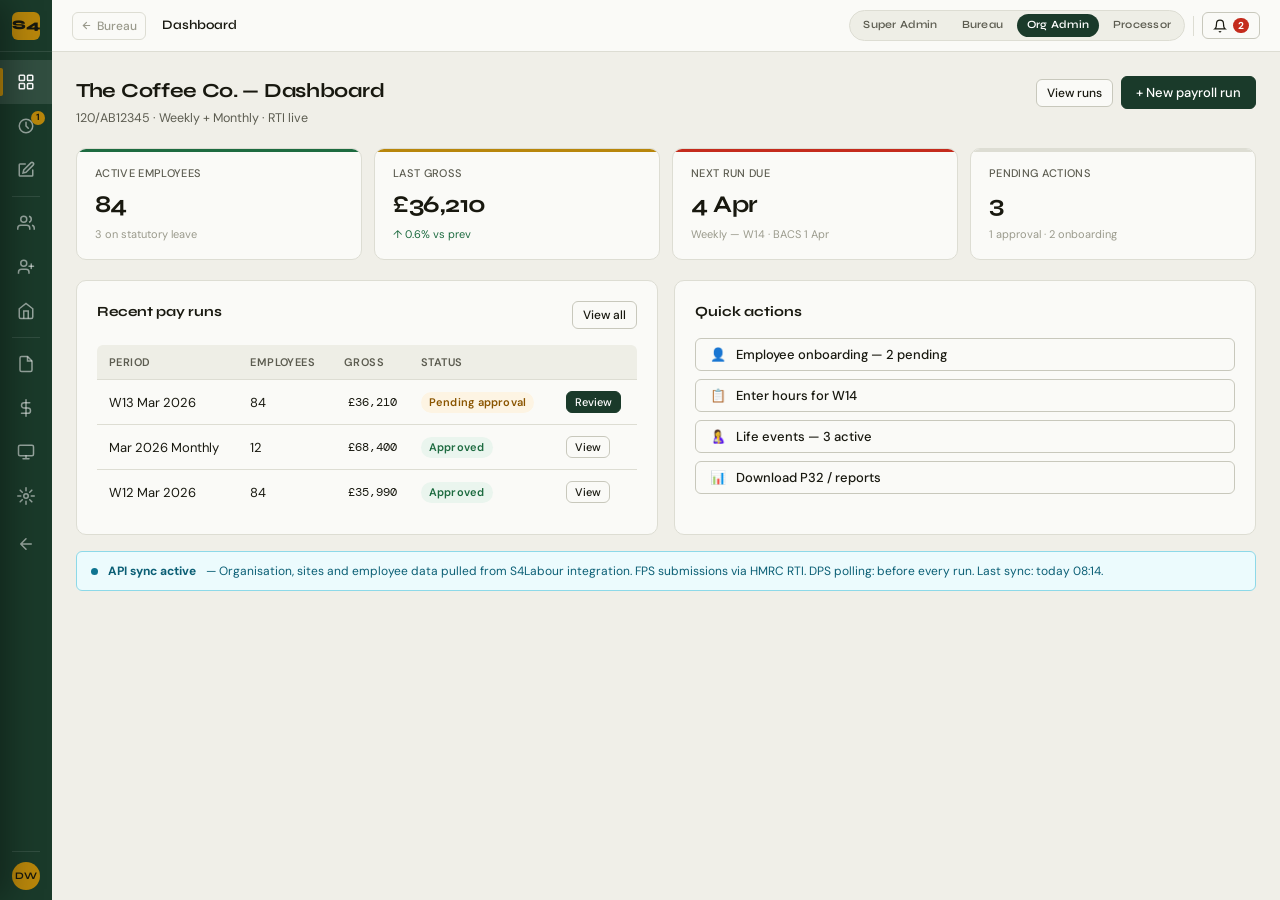
<file: org/index.html>
<!DOCTYPE html>
<html lang="en">
<head>
<meta charset="UTF-8">
<meta name="viewport" content="width=device-width, initial-scale=1.0">
<title>S4Labour Payroll — Organisation</title>
<link rel="preconnect" href="https://fonts.googleapis.com">
<link href="https://fonts.googleapis.com/css2?family=Syne:wght@400;500;600;700;800&family=DM+Sans:ital,opsz,wght@0,9..40,300;0,9..40,400;0,9..40,500;0,9..40,600;1,9..40,400&family=DM+Mono:wght@400;500&display=swap" rel="stylesheet">
<link rel="stylesheet" href="../shared/styles.css">
</head>
<body>
<div class="app">

<!-- ══ ICON RAIL ══ -->
<div class="icon-rail" id="icon-rail">
  <div class="rail-logo" onclick="toggleDrawer()" title="Open menu"><div class="logo-icon">S4</div></div>
  <div class="rail-items" id="rail-items-org">
    <div class="rail-item active" id="ri-org-dashboard" onclick="railNav('org-dashboard','org')">
      <svg class="rail-icon" fill="none" stroke="currentColor" viewBox="0 0 24 24"><rect x="3" y="3" width="7" height="7" rx="1" stroke-width="2"/><rect x="14" y="3" width="7" height="7" rx="1" stroke-width="2"/><rect x="3" y="14" width="7" height="7" rx="1" stroke-width="2"/><rect x="14" y="14" width="7" height="7" rx="1" stroke-width="2"/></svg>
      <div class="rail-tooltip">Dashboard</div>
    </div>
    <div class="rail-item" id="ri-payroll-runs" onclick="railNav('payroll-runs','org')">
      <svg class="rail-icon" fill="none" stroke="currentColor" viewBox="0 0 24 24"><circle cx="12" cy="12" r="9" stroke-width="2"/><path d="M12 7v5l3 3" stroke-width="2" stroke-linecap="round"/></svg>
      <div class="rail-badge gold">1</div><div class="rail-tooltip">Payroll runs</div>
    </div>
    <div class="rail-item" id="ri-hours" onclick="railNav('hours','org')">
      <svg class="rail-icon" fill="none" stroke="currentColor" viewBox="0 0 24 24"><path d="M11 4H4a1 1 0 00-1 1v14a1 1 0 001 1h16a1 1 0 001-1v-7" stroke-width="2" stroke-linecap="round"/><path d="M18.5 2.5a2.121 2.121 0 013 3L12 15l-4 1 1-4z" stroke-width="2"/></svg>
      <div class="rail-tooltip">Hours &amp; amendments</div>
    </div>
    <div class="rail-divider"></div>
    <div class="rail-item" id="ri-employees" onclick="railNav('employees','org')">
      <svg class="rail-icon" fill="none" stroke="currentColor" viewBox="0 0 24 24"><path d="M17 21v-2a4 4 0 00-4-4H5a4 4 0 00-4 4v2" stroke-width="2"/><circle cx="9" cy="7" r="4" stroke-width="2"/><path d="M23 21v-2a4 4 0 00-3-3.87M16 3.13a4 4 0 010 7.75" stroke-width="2"/></svg>
      <div class="rail-tooltip">Employees</div>
    </div>
    <div class="rail-item" id="ri-onboarding" onclick="railNav('onboarding','org')">
      <svg class="rail-icon" fill="none" stroke="currentColor" viewBox="0 0 24 24"><path d="M16 21v-2a4 4 0 00-4-4H6a4 4 0 00-4 4v2" stroke-width="2"/><circle cx="9" cy="7" r="4" stroke-width="2"/><line x1="19" y1="8" x2="19" y2="14" stroke-width="2" stroke-linecap="round"/><line x1="22" y1="11" x2="16" y2="11" stroke-width="2" stroke-linecap="round"/></svg>
      <div class="rail-tooltip">Onboarding</div>
    </div>
    <div class="rail-item" id="ri-life-events" onclick="railNav('life-events','org')">
      <svg class="rail-icon" fill="none" stroke="currentColor" viewBox="0 0 24 24"><path d="M3 9l9-7 9 7v11a2 2 0 01-2 2H5a2 2 0 01-2-2z" stroke-width="2"/><polyline points="9 22 9 12 15 12 15 22" stroke-width="2"/></svg>
      <div class="rail-tooltip">Life events</div>
    </div>
    <div class="rail-divider"></div>
    <div class="rail-item" id="ri-payslips" onclick="railNav('payslips','org')">
      <svg class="rail-icon" fill="none" stroke="currentColor" viewBox="0 0 24 24"><path d="M14 2H6a2 2 0 00-2 2v16a2 2 0 002 2h12a2 2 0 002-2V8z" stroke-width="2"/><polyline points="14 2 14 8 20 8" stroke-width="2"/></svg>
      <div class="rail-tooltip">Payslips &amp; P60s</div>
    </div>
    <div class="rail-item" id="ri-pay-elements" onclick="railNav('pay-elements','org')">
      <svg class="rail-icon" fill="none" stroke="currentColor" viewBox="0 0 24 24"><line x1="12" y1="1" x2="12" y2="23" stroke-width="2" stroke-linecap="round"/><path d="M17 5H9.5a3.5 3.5 0 000 7h5a3.5 3.5 0 010 7H6" stroke-width="2" stroke-linecap="round"/></svg>
      <div class="rail-tooltip">Pay elements</div>
    </div>
    <div class="rail-item" id="ri-reports" onclick="railNav('reports','org')">
      <svg class="rail-icon" fill="none" stroke="currentColor" viewBox="0 0 24 24"><rect x="2" y="3" width="20" height="14" rx="2" stroke-width="2"/><path d="M8 21h8M12 17v4" stroke-width="2" stroke-linecap="round"/></svg>
      <div class="rail-tooltip">Reports</div>
    </div>
    <div class="rail-item" id="ri-org-settings" onclick="railNav('org-settings','org')">
      <svg class="rail-icon" fill="none" stroke="currentColor" viewBox="0 0 24 24"><circle cx="12" cy="12" r="3" stroke-width="2"/><path d="M12 1v4M12 19v4M4.22 4.22l2.83 2.83M16.95 16.95l2.83 2.83M1 12h4M19 12h4M4.22 19.78l2.83-2.83M16.95 7.05l2.83-2.83" stroke-width="2" stroke-linecap="round"/></svg>
      <div class="rail-tooltip">Org settings</div>
    </div>
    <div class="rail-item" id="ri-back-bureau" onclick="goToBureau()" style="margin-top:4px">
      <svg class="rail-icon" fill="none" stroke="currentColor" viewBox="0 0 24 24"><path d="M19 12H5M12 19l-7-7 7-7" stroke-width="2" stroke-linecap="round" stroke-linejoin="round"/></svg>
      <div class="rail-tooltip">Back to bureau</div>
    </div>
  </div>
  <div class="rail-bottom">
    <div class="rail-avatar" id="rail-avatar" onclick="toggleDrawer()">DW</div>
  </div>
</div>
<div class="sidebar-overlay" id="sidebar-overlay" onclick="closeDrawer()"></div>
<div class="sidebar" id="sidebar">
  <div class="sidebar-logo">
    <div class="logo-mark"><div class="logo-icon">S4</div><div><div class="logo-text">Payroll</div><div class="logo-sub" id="sidebar-mode-label">Organisation</div></div></div>
    <button class="sidebar-close-btn" onclick="closeDrawer()">x</button>
  </div>
  <div id="nav-org">
    <div class="nav-group">
      <div class="nav-group-label">Organisation</div>
      <div class="nav-item active" onclick="nav('org-dashboard',this,'org');closeDrawer()">
        <svg class="nav-icon" fill="none" stroke="currentColor" viewBox="0 0 24 24"><rect x="3" y="3" width="7" height="7" rx="1" stroke-width="2"/><rect x="14" y="3" width="7" height="7" rx="1" stroke-width="2"/><rect x="3" y="14" width="7" height="7" rx="1" stroke-width="2"/><rect x="14" y="14" width="7" height="7" rx="1" stroke-width="2"/></svg>Dashboard
      </div>
      <div class="nav-item" onclick="nav('payroll-runs',this,'org');closeDrawer()">
        <svg class="nav-icon" fill="none" stroke="currentColor" viewBox="0 0 24 24"><circle cx="12" cy="12" r="9" stroke-width="2"/><path d="M12 7v5l3 3" stroke-width="2" stroke-linecap="round"/></svg>Payroll runs
      </div>
      <div class="nav-item" onclick="nav('hours',this,'org');closeDrawer()">
        <svg class="nav-icon" fill="none" stroke="currentColor" viewBox="0 0 24 24"><path d="M11 4H4a1 1 0 00-1 1v14a1 1 0 001 1h16a1 1 0 001-1v-7" stroke-width="2" stroke-linecap="round"/><path d="M18.5 2.5a2.121 2.121 0 013 3L12 15l-4 1 1-4z" stroke-width="2"/></svg>Hours &amp; amendments
      </div>
    </div>
    <div class="nav-group">
      <div class="nav-group-label">People</div>
      <div class="nav-item" onclick="nav('employees',this,'org');closeDrawer()">
        <svg class="nav-icon" fill="none" stroke="currentColor" viewBox="0 0 24 24"><path d="M17 21v-2a4 4 0 00-4-4H5a4 4 0 00-4 4v2" stroke-width="2"/><circle cx="9" cy="7" r="4" stroke-width="2"/><path d="M23 21v-2a4 4 0 00-3-3.87M16 3.13a4 4 0 010 7.75" stroke-width="2"/></svg>Employees
      </div>
      <div class="nav-item" onclick="nav('onboarding',this,'org');closeDrawer()">
        <svg class="nav-icon" fill="none" stroke="currentColor" viewBox="0 0 24 24"><path d="M16 21v-2a4 4 0 00-4-4H6a4 4 0 00-4 4v2" stroke-width="2"/><circle cx="9" cy="7" r="4" stroke-width="2"/><line x1="19" y1="8" x2="19" y2="14" stroke-width="2" stroke-linecap="round"/><line x1="22" y1="11" x2="16" y2="11" stroke-width="2" stroke-linecap="round"/></svg>Onboarding
      </div>
      <div class="nav-item" onclick="nav('life-events',this,'org');closeDrawer()">
        <svg class="nav-icon" fill="none" stroke="currentColor" viewBox="0 0 24 24"><path d="M3 9l9-7 9 7v11a2 2 0 01-2 2H5a2 2 0 01-2-2z" stroke-width="2"/><polyline points="9 22 9 12 15 12 15 22" stroke-width="2"/></svg>Life events
      </div>
    </div>
    <div class="nav-group">
      <div class="nav-group-label">Finance</div>
      <div class="nav-item" onclick="nav('payslips',this,'org');closeDrawer()">
        <svg class="nav-icon" fill="none" stroke="currentColor" viewBox="0 0 24 24"><path d="M14 2H6a2 2 0 00-2 2v16a2 2 0 002 2h12a2 2 0 002-2V8z" stroke-width="2"/><polyline points="14 2 14 8 20 8" stroke-width="2"/></svg>Payslips &amp; P60s
      </div>
      <div class="nav-item" onclick="nav('pay-elements',this,'org');closeDrawer()">
        <svg class="nav-icon" fill="none" stroke="currentColor" viewBox="0 0 24 24"><line x1="12" y1="1" x2="12" y2="23" stroke-width="2" stroke-linecap="round"/><path d="M17 5H9.5a3.5 3.5 0 000 7h5a3.5 3.5 0 010 7H6" stroke-width="2" stroke-linecap="round"/></svg>Pay elements
      </div>
      <div class="nav-item" onclick="nav('reports',this,'org');closeDrawer()">
        <svg class="nav-icon" fill="none" stroke="currentColor" viewBox="0 0 24 24"><rect x="2" y="3" width="20" height="14" rx="2" stroke-width="2"/><path d="M8 21h8M12 17v4" stroke-width="2" stroke-linecap="round"/></svg>Reports
      </div>
    </div>
    <div class="nav-group">
      <div class="nav-group-label">Setup</div>
      <div class="nav-item" onclick="nav('org-settings',this,'org');closeDrawer()">
        <svg class="nav-icon" fill="none" stroke="currentColor" viewBox="0 0 24 24"><circle cx="12" cy="12" r="3" stroke-width="2"/><path d="M12 1v4M12 19v4M4.22 4.22l2.83 2.83M16.95 16.95l2.83 2.83M1 12h4M19 12h4M4.22 19.78l2.83-2.83M16.95 7.05l2.83-2.83" stroke-width="2" stroke-linecap="round"/></svg>Org settings
      </div>
    </div>
    <div style="padding:8px 10px;border-top:1px solid rgba(255,255,255,0.1);margin-top:4px">
      <div class="btn btn-sm" style="background:rgba(255,255,255,0.08);border-color:rgba(255,255,255,0.15);color:rgba(255,255,255,0.7);justify-content:center;width:100%" onclick="goToBureau();closeDrawer()">Back to Bureau</div>
    </div>
  </div>
  <div class="sidebar-bottom">
    <div class="user-pill">
      <div class="user-avatar" id="user-avatar-sb">DW</div>
      <div><div class="user-name" id="user-name-sb">Donna Wright</div><div class="user-role" id="user-role-sb">Org Admin</div></div>
    </div>
  </div>
</div>

<div class="main">
  <div class="topbar" onclick="closeDrawer()">
    <div class="topbar-left">
      <a href="../bureau/index.html" style="display:flex;align-items:center;gap:5px;text-decoration:none;color:var(--text3);font-size:12px;font-weight:500;padding:4px 8px;border-radius:var(--radius);border:1px solid var(--border);margin-right:10px;transition:all 0.12s" onmouseover="this.style.background='var(--surface2)'" onmouseout="this.style.background=''">
        <svg width="11" height="11" fill="none" stroke="currentColor" viewBox="0 0 24 24"><path d="M19 12H5M12 19l-7-7 7-7" stroke-width="2.5" stroke-linecap="round"/></svg>
        Bureau
      </a>
      <div class="breadcrumb" id="breadcrumb">
        <span class="crumb active" id="crumb-current">Dashboard</span>
      </div>
    </div>
    <div class="topbar-right">
      <div class="role-switcher">
        <div class="role-btn" onclick="switchRole('super',this)">Super Admin</div>
        <div class="role-btn" onclick="switchRole('bureau',this)">Bureau</div>
        <div class="role-btn active" onclick="switchRole('org',this)">Org Admin</div>
        <div class="role-btn" onclick="switchRole('processor',this)">Processor</div>
      </div>
      <div class="topbar-divider"></div>
      <button class="btn btn-sm" onclick="showModal('modal-notifications')">
        <svg width="14" height="14" fill="none" stroke="currentColor" viewBox="0 0 24 24"><path d="M18 8A6 6 0 006 8c0 7-3 9-3 9h18s-3-2-3-9M13.73 21a2 2 0 01-3.46 0" stroke-width="2"/></svg>
        <span style="background:var(--danger);color:#fff;font-size:10px;padding:1px 5px;border-radius:99px;font-weight:700">2</span>
      </button>
    </div>
  </div>

  <div class="content" onclick="closeDrawer()">
    <div class="screen visible" id="screen-org-dashboard" >
      <div class="page-header">
        <div>
          <div class="page-title" id="org-dash-title">The Coffee Co. — Dashboard</div>
          <div class="page-sub" id="org-dash-sub">120/AB12345 · Weekly + Monthly · RTI live</div>
        </div>
        <div class="page-actions">
          <button class="btn btn-sm" onclick="nav('payroll-runs',null,'org')">View runs</button>
          <button class="btn btn-primary" onclick="showModal('modal-new-run')">+ New payroll run</button>
        </div>
      </div>
      <div class="metrics g4">
        <div class="metric m-green"><div class="metric-label">Active employees</div><div class="metric-value">84</div><div class="metric-sub">3 on statutory leave</div></div>
        <div class="metric m-gold"><div class="metric-label">Last gross</div><div class="metric-value">£36,210</div><div class="metric-sub metric-up">↑ 0.6% vs prev</div></div>
        <div class="metric m-red"><div class="metric-label">Next run due</div><div class="metric-value">4 Apr</div><div class="metric-sub">Weekly — W14 · BACS 1 Apr</div></div>
        <div class="metric"><div class="metric-label">Pending actions</div><div class="metric-value">3</div><div class="metric-sub">1 approval · 2 onboarding</div></div>
      </div>
      <div class="grid-2">
        <div class="card">
          <div class="card-header"><div class="card-title">Recent pay runs</div><button class="btn btn-sm" onclick="nav('payroll-runs',null,'org')">View all</button></div>
          <div class="table-wrap"><table>
            <thead><tr><th>Period</th><th>Employees</th><th>Gross</th><th>Status</th><th></th></tr></thead>
            <tbody>
              <tr><td>W13 Mar 2026</td><td>84</td><td class="td-num">£36,210</td><td><span class="badge badge-warning">Pending approval</span></td><td><button class="btn btn-xs btn-primary" onclick="nav('payroll-runs',null,'org')">Review</button></td></tr>
              <tr><td>Mar 2026 Monthly</td><td>12</td><td class="td-num">£68,400</td><td><span class="badge badge-success">Approved</span></td><td><button class="btn btn-xs">View</button></td></tr>
              <tr><td>W12 Mar 2026</td><td>84</td><td class="td-num">£35,990</td><td><span class="badge badge-success">Approved</span></td><td><button class="btn btn-xs">View</button></td></tr>
            </tbody>
          </table></div>
        </div>
        <div class="card">
          <div class="card-header"><div class="card-title">Quick actions</div></div>
          <div style="display:flex;flex-direction:column;gap:8px">
            <button class="btn w-full" style="justify-content:flex-start;gap:10px" onclick="nav('onboarding',null,'org')"><span>👤</span> Employee onboarding — 2 pending</button>
            <button class="btn w-full" style="justify-content:flex-start;gap:10px" onclick="nav('hours',null,'org')"><span>📋</span> Enter hours for W14</button>
            <button class="btn w-full" style="justify-content:flex-start;gap:10px" onclick="nav('life-events',null,'org')"><span>🤱</span> Life events — 3 active</button>
            <button class="btn w-full" style="justify-content:flex-start;gap:10px" onclick="nav('reports',null,'org')"><span>📊</span> Download P32 / reports</button>
          </div>
        </div>
      </div>
      <div class="api-banner">
        <span class="dot dot-blue" style="background:var(--teal)"></span>
        <strong>API sync active</strong> — Organisation, sites and employee data pulled from S4Labour integration. FPS submissions via HMRC RTI. DPS polling: before every run. Last sync: today 08:14.
      </div>
    </div>

    <!-- ═══ PAYROLL RUNS ═══ -->
    <div class="screen" id="screen-payroll-runs">
      <div class="page-header">
        <div><div class="page-title">Payroll runs</div><div class="page-sub" id="pr-sub">The Coffee Co. · All frequencies</div></div>
        <div class="page-actions">
          <button class="btn btn-sm" onclick="showModal('modal-api-feed-status')">
            <span style="display:inline-block;width:7px;height:7px;border-radius:50%;background:var(--success);margin-right:3px"></span>
            API feed · last sync 08:14
          </button>
          <button class="btn btn-sm" onclick="showModal('modal-new-run-manual')">Manual run</button>
          <button class="btn btn-primary" onclick="showModal('modal-new-run-api')">⚡ API run</button>
        </div>
      </div>

      <!-- Path explainer -->
      <div style="display:grid;grid-template-columns:1fr 1fr;gap:12px;margin-bottom:20px">
        <div style="border:1px solid var(--border);border-radius:var(--radius-lg);padding:14px 16px;background:var(--surface);display:flex;gap:12px;align-items:flex-start">
          <div style="width:36px;height:36px;border-radius:8px;background:var(--teal-bg);border:1px solid #8dd9e8;display:flex;align-items:center;justify-content:center;font-size:18px;flex-shrink:0">⚡</div>
          <div>
            <div class="font-600 text-sm">Automatic API feed</div>
            <div class="text-xs text-hint" style="margin-top:2px">Hours, pay rates and employee data pulled automatically from S4Labour. Run opens and calculates with a single click. Ideal for orgs using S4Labour rota/scheduling.</div>
            <div style="display:flex;gap:6px;margin-top:8px">
              <span class="badge badge-info">S4Labour integration</span>
              <span class="badge badge-success">DPS auto-applied</span>
            </div>
          </div>
        </div>
        <div style="border:1px solid var(--border);border-radius:var(--radius-lg);padding:14px 16px;background:var(--surface);display:flex;gap:12px;align-items:flex-start">
          <div style="width:36px;height:36px;border-radius:8px;background:var(--surface2);border:1px solid var(--border2);display:flex;align-items:center;justify-content:center;font-size:18px;flex-shrink:0">✏️</div>
          <div>
            <div class="font-600 text-sm">Manual creation</div>
            <div class="text-xs text-hint" style="margin-top:2px">Hours entered manually or bulk-imported via CSV. Suitable for orgs without S4Labour integration or where hours need manual verification before calculation.</div>
            <div style="display:flex;gap:6px;margin-top:8px">
              <span class="badge badge-neutral">Manual hours entry</span>
              <span class="badge badge-neutral">CSV bulk import</span>
            </div>
          </div>
        </div>
      </div>

      <!-- Run cards -->
      <div class="run-card" onclick="showModal('modal-run-detail')" style="border-left:4px solid var(--warning)">
        <div class="run-card-header">
          <div class="flex-center gap-12">
            <div class="run-period">W13 — Mar 2026</div>
            <span class="badge badge-warning">Pending approval</span>
            <span class="tag">Weekly</span>
            <span class="badge badge-neutral" style="font-size:10px">✏️ Manual run</span>
          </div>
          <div class="flex gap-8">
            <button class="btn btn-xs" onclick="event.stopPropagation();showModal('modal-run-amend')">Amend</button>
            <button class="btn btn-xs btn-primary" onclick="event.stopPropagation();showModal('modal-run-approve')">Approve run</button>
          </div>
        </div>
        <div class="pipeline" style="margin-bottom:14px">
          <div class="pipe-step done"><div class="pipe-dot">✓</div><div class="pipe-label">Hours entered</div></div>
          <div class="pipe-step done"><div class="pipe-dot">✓</div><div class="pipe-label">Calculation</div></div>
          <div class="pipe-step active"><div class="pipe-dot">3</div><div class="pipe-label">Review &amp; approve</div></div>
          <div class="pipe-step pending"><div class="pipe-dot">4</div><div class="pipe-label">Submit HMRC</div></div>
          <div class="pipe-step pending"><div class="pipe-dot">5</div><div class="pipe-label">Reports</div></div>
          <div class="pipe-step pending"><div class="pipe-dot">6</div><div class="pipe-label">BACS</div></div>
        </div>
        <div class="run-meta" id="run-card-metrics">
          <div class="run-meta-item"><div class="label">Employees</div><div class="value"><span data-run="count">—</span></div></div>
          <div class="run-meta-item"><div class="label">Gross pay</div><div class="value"><span data-run="gross">—</span></div></div>
          <div class="run-meta-item"><div class="label">PAYE</div><div class="value"><span data-run="paye">—</span></div></div>
          <div class="run-meta-item"><div class="label">NI (EE+ER)</div><div class="value"><span data-run="ni">—</span></div></div>
          <div class="run-meta-item"><div class="label">Net pay</div><div class="value"><span data-run="net">—</span></div></div>
        </div>
        <div style="margin-top:10px;font-size:11px;color:var(--text3)">Pay date: 4 Apr 2026 · BACS deadline: 1 Apr 2026 · Cut-off: 31 Mar 2026 · Processed by: J. Ashworth</div>
      </div>

      <div class="run-card" style="border-left:4px solid var(--success)">
        <div class="run-card-header">
          <div class="flex-center gap-12">
            <div class="run-period">Mar 2026 — Monthly</div>
            <span class="badge badge-success">Approved &amp; submitted</span>
            <span class="tag">Monthly</span>
            <span class="badge badge-teal" style="background:var(--teal-bg);color:var(--teal-text);font-size:10px">⚡ API run</span>
          </div>
          <div class="flex gap-8">
            <button class="btn btn-xs btn-primary" onclick="showModal('modal-fps-submit')">Submit to HMRC →</button>
            <button class="btn btn-xs" onclick="nav('payslips',null,'org')">Payslips</button>
            <button class="btn btn-xs" onclick="nav('reports',null,'org')">Reports &amp; BACS</button>
          </div>
        </div>
        <div class="pipeline" style="margin-bottom:14px">
          <div class="pipe-step done"><div class="pipe-dot">✓</div><div class="pipe-label">API pull</div></div>
          <div class="pipe-step done"><div class="pipe-dot">✓</div><div class="pipe-label">Calculation</div></div>
          <div class="pipe-step done"><div class="pipe-dot">✓</div><div class="pipe-label">Approved</div></div>
          <div class="pipe-step done"><div class="pipe-dot">✓</div><div class="pipe-label">HMRC FPS</div></div>
          <div class="pipe-step done"><div class="pipe-dot">✓</div><div class="pipe-label">Reports</div></div>
          <div class="pipe-step done"><div class="pipe-dot">✓</div><div class="pipe-label">BACS sent</div></div>
        </div>
        <div class="run-meta">
          <div class="run-meta-item"><div class="label">Employees</div><div class="value">12</div></div>
          <div class="run-meta-item"><div class="label">Gross pay</div><div class="value">£68,400</div></div>
          <div class="run-meta-item"><div class="label">PAYE</div><div class="value">£10,944</div></div>
          <div class="run-meta-item"><div class="label">NI (EE+ER)</div><div class="value">£11,628</div></div>
          <div class="run-meta-item"><div class="label">Net pay</div><div class="value">£52,840</div></div>
        </div>
        <div style="margin-top:10px;font-size:11px;color:var(--text3)">Pay date: 31 Mar 2026 · FPS accepted 28 Mar · BACS file sent 28 Mar · Approved by: M. Chen</div>
      </div>

      <div class="run-card" style="border-style:dashed;cursor:default;background:var(--surface2);border-left:4px dashed var(--border2)">
        <div class="run-card-header">
          <div class="flex-center gap-12">
            <div class="run-period">W14 — Apr 2026</div>
            <span class="badge badge-neutral">Not started</span>
            <span class="tag">Weekly</span>
          </div>
          <div class="flex gap-8">
            <button class="btn btn-xs" onclick="showModal('modal-new-run-api')">⚡ Start API run</button>
            <button class="btn btn-xs" onclick="showModal('modal-new-run-manual')">✏️ Start manual run</button>
          </div>
        </div>
        <div style="font-size:12px;color:var(--text3);padding-top:4px">Pay date: 11 Apr 2026 · BACS deadline: 8 Apr 2026 · Hours entry opens: 7 Apr 2026</div>
      </div>
    </div>

    <!-- ═══ HOURS & AMENDMENTS ═══ -->
    <div class="screen" id="screen-hours">
      <div class="page-header">
        <div><div class="page-title">Hours &amp; amendments</div><div class="page-sub">Manual entry · period corrections · bulk import</div></div>
        <div class="page-actions">
          <button class="btn btn-sm" onclick="showModal('modal-bulk-hours')">Bulk import CSV</button>
          <button class="btn btn-primary" onclick="showModal('modal-add-hours')">+ Add / amend</button>
        </div>
      </div>
      <div class="tabs" id="hours-tabs">
        <div class="tab active" onclick="hoursTab('current',this)">Current run — W14</div>
        <div class="tab" onclick="hoursTab('backdated',this)">Backdated <span class="nav-badge blue" style="margin-left:4px">1</span></div>
        <div class="tab" onclick="hoursTab('future',this)">Future / scheduled <span class="nav-badge blue" style="margin-left:4px">1</span></div>
      </div>

      <div id="hours-tab-current">
        <div class="card">
          <div class="card-header">
            <div><div class="card-title">W14 — 31 Mar to 6 Apr 2026</div><div class="card-sub">84 employees · Cut-off: 31 Mar 2026 · BACS deadline: 8 Apr 2026</div></div>
            <div class="card-actions">
              <select style="padding:5px 10px;font-size:12px;border:1px solid var(--border2);border-radius:var(--radius);font-family:'DM Sans',sans-serif">
                <option>All locations</option><option>Birmingham HQ</option><option>Coventry Branch</option>
              </select>
              <select style="padding:5px 10px;font-size:12px;border:1px solid var(--border2);border-radius:var(--radius);font-family:'DM Sans',sans-serif">
                <option>W14 — 31 Mar–6 Apr</option><option>W13 — 24–30 Mar</option><option>W12 — 17–23 Mar</option>
              </select>
            </div>
          </div>
          <div class="table-wrap"><table>
            <thead><tr><th>Employee</th><th>Location</th><th>Department</th><th>Contracted hrs</th><th>Entered hrs</th><th>Diff</th><th>Note</th><th></th></tr></thead>
            <tbody id="hours-tbody"></tbody>
          </table></div>
        </div>
      </div>

      <div id="hours-tab-backdated" style="display:none">
        <div class="alert alert-warning"><div class="alert-icon">⚠</div><div><span class="alert-title">Backdated amendments trigger recalculation.</span> A change to a closed period generates an in-year correction. The affected run will be re-submitted to HMRC automatically.</div></div>
        <div class="card">
          <div class="card-header"><div class="card-title">Backdated amendments</div><div class="card-sub">Changes to closed periods · all audit-logged</div></div>
          <div class="table-wrap"><table>
            <thead><tr><th>Employee</th><th>Original period</th><th>Type</th><th>Old value</th><th>New value</th><th>Amended by</th><th>Amended on</th><th>Status</th></tr></thead>
            <tbody>
              <tr><td><div class="font-600">Priya Sharma</div><div class="text-xs text-hint">Coventry Branch</div></td><td>W12 Mar 2026</td><td>Hours correction</td><td class="td-num">35.0</td><td class="td-num">37.5</td><td class="td-muted">J. Ashworth</td><td class="td-muted text-sm">29 Mar 2026</td><td><span class="badge badge-success">Applied</span></td></tr>
            </tbody>
          </table></div>
          <div style="margin-top:12px"><button class="btn btn-sm btn-primary" onclick="showModal('modal-add-hours')">+ New backdated amendment</button></div>
        </div>
      </div>

      <div id="hours-tab-future" style="display:none">
        <div class="alert alert-info"><div class="alert-icon">ℹ</div><div><span class="alert-title">Staged amendments.</span> Applied automatically when the target period opens. Useful for planned returns, confirmed leave dates, and pre-agreed rate changes.</div></div>
        <div class="card">
          <div class="card-header"><div class="card-title">Future / scheduled amendments</div><div class="card-sub">Applied automatically on the relevant pay period</div></div>
          <div class="table-wrap"><table>
            <thead><tr><th>Employee</th><th>Target period</th><th>Type</th><th>Value</th><th>Reason</th><th>Created by</th><th>Status</th><th></th></tr></thead>
            <tbody>
              <tr><td><div class="font-600">Daniel Park</div><div class="text-xs text-hint">Coventry Branch</div></td><td>W15 Apr 2026</td><td>Return from SPP</td><td class="td-num">37.5 hrs</td><td class="text-sm td-muted">SPP ends 14 Apr</td><td class="td-muted">J. Ashworth</td><td><span class="badge badge-info">Scheduled</span></td><td><button class="btn btn-xs btn-danger">Cancel</button></td></tr>
            </tbody>
          </table></div>
          <div style="margin-top:12px"><button class="btn btn-sm btn-primary" onclick="showModal('modal-add-hours')">+ Schedule future amendment</button></div>
        </div>
      </div>
    </div>

    <!-- ═══ EMPLOYEES ═══ -->    <!-- ═══ EMPLOYEES ═══ -->
    <div class="screen" id="screen-employees">
      <div class="page-header">
        <div><div class="page-title">Employees</div><div class="page-sub">84 active · 3 on leave · 2 pending onboarding</div></div>
        <div class="page-actions">
          <input type="text" placeholder="Search name or NI..." style="padding:7px 12px;font-size:13px;border:1px solid var(--border2);border-radius:var(--radius);font-family:'DM Sans',sans-serif;width:240px">
          <button class="btn btn-primary" onclick="nav('onboarding',null,'org')">+ Add employee</button>
        </div>
      </div>
      <div class="card">
        <div class="table-wrap"><table>
          <thead><tr><th>Employee</th><th>Department</th><th>Pay type</th><th>Rate</th><th>Tax code</th><th>NI cat</th><th>Status</th><th></th></tr></thead>
          <tbody id="employees-tbody"></tbody>
        </table></div>
      </div>
    </div>

    <!-- ═══ EMPLOYEE PROFILE ═══ -->
    <div class="screen" id="screen-employee-profile">
      <div class="page-header">
        <div class="flex-center gap-12">
          <div style="width:44px;height:44px;border-radius:50%;background:var(--accent-light);display:flex;align-items:center;justify-content:center;font-family:'Syne',sans-serif;font-weight:700;font-size:15px;color:var(--accent)">EW</div>
          <div>
            <div class="page-title">Emma Walsh</div>
            <div class="page-sub">Front of house · Site A · <span class="mono" style="font-size:11px">AB123400A</span></div>
          </div>
        </div>
        <div class="page-actions">
          <span class="badge badge-success" style="padding:5px 12px">Active</span>
          <button class="btn btn-sm" onclick="showModal('modal-life-event')">+ Life event</button>
          <button class="btn btn-primary btn-sm" onclick="showModal('modal-add-element')">+ Pay element</button>
        </div>
      </div>
      <div class="tabs" id="emp-tabs">
        <div class="tab active" onclick="empTab('personal',this)">Personal</div>
        <div class="tab" onclick="empTab('ytd',this)">YTD &amp; pay history</div>
        <div class="tab" onclick="empTab('elements',this)">Pay elements</div>
        <div class="tab" onclick="empTab('aoe',this)">AOEs &amp; DEOs</div>
        <div class="tab" onclick="empTab('docs',this)">P45 / P60</div>
        <div class="tab" onclick="empTab('pension',this)">Pension</div>
      </div>
      <div class="emp-tab-panel visible" id="emp-personal">
        <div class="grid-2">
          <div class="card"><div class="card-header"><div class="card-title">Personal details</div><button class="btn btn-sm">Edit</button></div>
            <div class="info-row"><span class="info-label">Full name</span><span class="info-value">Emma Walsh</span></div>
            <div class="info-row"><span class="info-label">Date of birth</span><span class="info-value">14 Mar 1994</span></div>
            <div class="info-row"><span class="info-label">NI number</span><span class="info-value mono">AB 12 34 00 A</span></div>
            <div class="info-row"><span class="info-label">Address</span><span class="info-value">12 High St, Birmingham, B1 1AA</span></div>
            <div class="info-row"><span class="info-label">Email</span><span class="info-value"><a href="/cdn-cgi/l/email-protection" class="__cf_email__" data-cfemail="21440f56404d524961444c40484d0f424e4c">[email&#160;protected]</a></span></div>
          </div>
          <div class="card" id="emp-personal-details"><div class="card-header"><div class="card-title">Employment details</div><button class="btn btn-sm">Edit</button></div>
            <div class="info-row"><span class="info-label">Start date</span><span class="info-value" data-f="start">6 Jan 2023</span></div>
            <div class="info-row"><span class="info-label">Pay type</span><span class="info-value" data-f="payType">Hourly · £13.85/hr</span></div>
            <div class="info-row"><span class="info-label">Pay frequency</span><span class="info-value" data-f="freq">Weekly</span></div>
            <div class="info-row"><span class="info-label">Department</span><span class="info-value" data-f="dept">Front of house — Site A</span></div>
            <div class="info-row"><span class="info-label">Tax code</span><span class="info-value mono" data-f="taxCode">1257L</span></div>
            <div class="info-row"><span class="info-label">NI category</span><span class="info-value" data-f="niCat">A</span></div>
          </div>
          <div class="card"><div class="card-header"><div class="card-title">Tax &amp; NI</div><div class="pulled">↻ DPS updated this run</div></div>
            <div class="info-row"><span class="info-label">Tax code</span><span class="info-value mono">1257L</span></div>
            <div class="info-row"><span class="info-label">Basis</span><span class="info-value">Cumulative</span></div>
            <div class="info-row"><span class="info-label">NI category</span><span class="info-value mono">A</span></div>
            <div class="info-row"><span class="info-label">Student loan</span><span class="info-value">None</span></div>
          </div>
          <div class="card"><div class="card-header"><div class="card-title">Bank details</div><button class="btn btn-sm">Edit</button></div>
            <div class="info-row"><span class="info-label">Account holder</span><span class="info-value">Emma Walsh</span></div>
            <div class="info-row"><span class="info-label">Sort code</span><span class="info-value mono">20-00-00</span></div>
            <div class="info-row"><span class="info-label">Account number</span><span class="info-value mono">●●●●●●89</span></div>
            <div class="info-row"><span class="info-label">Payment method</span><span class="info-value">BACS</span></div>
          </div>
        </div>
      </div>
      <div class="emp-tab-panel" id="emp-ytd">
        <div class="metrics g4">
          <div class="metric m-green"><div class="metric-label">YTD Gross</div><div class="metric-value">£7,832</div><div class="metric-sub">Tax year 2025/26</div></div>
          <div class="metric"><div class="metric-label">YTD PAYE</div><div class="metric-value">£1,254</div></div>
          <div class="metric"><div class="metric-label">YTD NI (EE)</div><div class="metric-value">£627</div></div>
          <div class="metric m-blue"><div class="metric-label">YTD Net</div><div class="metric-value">£5,951</div></div>
        </div>
        <div class="card"><div class="card-title" style="margin-bottom:14px">Pay history</div>
          <div class="table-wrap"><table>
            <thead><tr><th>Period</th><th class="td-num">Hours</th><th class="td-num">Gross</th><th class="td-num">PAYE</th><th class="td-num">NI (EE)</th><th class="td-num" style="color:var(--text2)">NI (ER)</th><th class="td-num" style="color:var(--success-text)">Pension EE</th><th class="td-num" style="color:var(--teal-text)">Pension ER</th><th class="td-num">Net pay</th><th></th></tr></thead>
            <tbody id="pay-history-tbody"></tbody>
          </table></div>
        </div>
      </div>
      <div class="emp-tab-panel" id="emp-elements">
        <div class="card">
          <div class="card-header"><div class="card-title">Additions &amp; deductions</div><button class="btn btn-sm btn-primary" onclick="showModal('modal-add-element')">+ Add element</button></div>
          <div class="table-wrap"><table>
            <thead><tr><th>Pay element</th><th>Type</th><th>Amount</th><th>Frequency</th><th>Effective</th><th>Status</th><th></th></tr></thead>
            <tbody>
              <tr><td class="font-600">Travel allowance</td><td><span class="pe-tag pe-add">Addition</span></td><td class="td-num">£50.00</td><td>Weekly</td><td>1 Jan 2026</td><td><span class="badge badge-success">Active</span></td><td><button class="btn btn-xs">Edit</button></td></tr>
              <tr><td class="font-600">Salary sacrifice (pension)</td><td><span class="pe-tag pe-ded">Deduction</span></td><td class="td-num">£27.70</td><td>Weekly</td><td>6 Jan 2023</td><td><span class="badge badge-success">Active</span></td><td><button class="btn btn-xs">Edit</button></td></tr>
            </tbody>
          </table></div>
        </div>
      </div>
      <div class="emp-tab-panel" id="emp-aoe">
        <div class="alert alert-warning"><div class="alert-icon">⚠</div><div><span class="alert-title">Multiple orders active.</span> Deductions applied in priority order. Protected earnings enforced each run.</div></div>
        <div class="aoe-card">
          <div style="display:flex;align-items:center;justify-content:space-between;margin-bottom:10px">
            <div class="flex-center gap-12"><div style="width:22px;height:22px;border-radius:50%;background:var(--accent);color:#fff;display:flex;align-items:center;justify-content:center;font-size:11px;font-weight:700">1</div><div><div class="font-600 text-sm">County Court — Birmingham CC · BCJ-2024-00421</div><div class="text-xs text-hint">Regular deduction order</div></div></div>
            <span class="badge badge-success">Active</span>
          </div>
          <div style="display:grid;grid-template-columns:repeat(4,1fr);gap:10px"><div><div class="text-xs text-hint">Per run</div><div class="text-sm font-600">£45.00</div></div><div><div class="text-xs text-hint">Protected earnings</div><div class="text-sm font-600">£320/wk</div></div><div><div class="text-xs text-hint">Total owed</div><div class="text-sm font-600">£1,800</div></div><div><div class="text-xs text-hint">Paid to date</div><div class="text-sm font-600 metric-up">£540</div></div></div>
          <div class="progress-wrap"><div class="progress-bar pb-green" style="width:30%"></div></div>
          <div class="text-xs text-hint mt-4">30% cleared · Est. Nov 2026</div>
        </div>
      </div>
      <div class="emp-tab-panel" id="emp-docs">
        <div class="grid-2">
          <div class="card"><div class="card-header"><div class="card-title">P45 / Starter declaration</div><button class="btn btn-sm">Upload P45</button></div>
            <div class="info-row"><span class="info-label">Starter declaration</span><span class="info-value">B — had another job</span></div>
            <div class="info-row"><span class="info-label">P45 upload</span><div class="flex-center gap-8"><span class="badge badge-success">Uploaded</span><button class="btn btn-xs">View</button></div></div>
            <div class="info-row"><span class="info-label">P45 gross (prev)</span><span class="info-value mono">£18,420.00</span></div>
            <div class="info-row"><span class="info-label">P45 tax paid (prev)</span><span class="info-value mono">£2,948.00</span></div>
          </div>
          <div class="card"><div class="card-title" style="margin-bottom:14px">P60s</div>
            <div class="table-wrap"><table>
              <thead><tr><th>Tax year</th><th>Gross</th><th>Tax paid</th><th></th></tr></thead>
              <tbody>
                <tr><td>2024/25</td><td class="td-num">£27,850</td><td class="td-num">£3,914</td><td><button class="btn btn-xs btn-primary">Download</button></td></tr>
                <tr><td>2023/24</td><td class="td-num">£25,100</td><td class="td-num">£3,352</td><td><button class="btn btn-xs btn-primary">Download</button></td></tr>
              </tbody>
            </table></div>
          </div>
        </div>
      </div>
      <div class="emp-tab-panel" id="emp-pension">
        <div class="grid-2" style="margin-bottom:16px">
          <div class="card no-mb"><div class="card-header"><div class="card-title">Auto-enrolment</div><button class="btn btn-sm">Edit</button></div>
            <div class="info-row"><span class="info-label">Scheme</span><span class="info-value">NEST — The Coffee Co.</span></div>
            <div class="info-row"><span class="info-label">Status</span><span class="info-value"><span class="badge badge-success">Enrolled</span></span></div>
            <div class="info-row"><span class="info-label">Enrolment date</span><span class="info-value">6 Jan 2023</span></div>
            <div class="info-row"><span class="info-label">Employee contribution</span><span class="info-value" id="pension-ee-rate">5% (salary sacrifice)</span></div>
            <div class="info-row"><span class="info-label">Employer contribution</span><span class="info-value" id="pension-er-rate">3%</span></div>
            <div class="info-row"><span class="info-label">Basis</span><span class="info-value">Qualifying earnings (£6,240–£50,270)</span></div>
          </div>
          <div class="card no-mb">
            <div class="metrics" style="grid-template-columns:1fr 1fr 1fr;gap:10px">
              <div class="metric m-green"><div class="metric-label">Employee YTD</div><div class="metric-value" style="font-size:18px">—</div><div class="metric-sub">Salary sacrifice</div></div>
              <div class="metric m-blue"><div class="metric-label">Employer YTD</div><div class="metric-value" style="font-size:18px">—</div><div class="metric-sub">Employer cost</div></div>
              <div class="metric m-gold"><div class="metric-label">Total YTD</div><div class="metric-value" style="font-size:18px">—</div><div class="metric-sub">Combined</div></div>
            </div>
          </div>
        </div>
        <div class="card">
          <div class="card-header"><div class="card-title">Pension contribution history</div></div>
          <div class="table-wrap"><table>
            <thead><tr>
              <th>Period</th>
              <th class="td-num">Gross pay</th>
              <th class="td-num td-muted">Qualifying earnings</th>
              <th class="td-num" style="color:var(--success-text)">EE contribution</th>
              <th class="td-num" style="color:var(--teal-text)">ER contribution</th>
              <th class="td-num">Total</th>
            </tr></thead>
            <tbody id="pension-history-tbody"></tbody>
          </table></div>
        </div>
      </div>
    </div>

    <!-- ═══ ONBOARDING ═══ -->
    <div class="screen" id="screen-onboarding">
      <div class="page-header">
        <div><div class="page-title">Employee onboarding</div><div class="page-sub">New employees and API-imported profiles</div></div>
        <div class="page-actions">
          <button class="btn btn-sm" onclick="showModal('modal-fps')">Upload FPS</button>
          <button class="btn btn-primary" onclick="showModal('modal-new-employee')">+ Add employee</button>
        </div>
      </div>
      <div class="api-banner"><span class="dot dot-blue" style="background:var(--teal)"></span><strong>API sync active</strong> — Employee data pulled from S4Labour integration. Last sync: today 08:14.</div>
      <div class="card">
        <div class="table-wrap"><table>
          <thead><tr><th>Employee</th><th>Location</th><th>Start date</th><th>NI number</th><th>Personal</th><th>Tax &amp; NI</th><th>Bank</th><th>P45/Decl</th><th>Pension</th><th>Status</th><th></th></tr></thead>
          <tbody>
            <tr>
              <td><div class="font-600">Jamie Lee</div><div class="text-xs text-hint">Barista</div></td>
              <td><span class="tag">Birmingham HQ</span></td>
              <td>1 Apr 2026</td><td class="mono td-muted">AB123456C</td>
              <td><span class="badge badge-success">✓</span></td><td><span class="badge badge-success">✓</span></td><td><span class="badge badge-success">✓</span></td>
              <td><span class="badge badge-warning">Pending</span></td><td><span class="badge badge-success">✓</span></td>
              <td><span class="badge badge-warning">In progress</span></td>
              <td><button class="btn btn-xs btn-primary" onclick="nav('employee-profile',null,'org')">Open</button></td>
            </tr>
            <tr>
              <td><div class="font-600">Fatima Osei</div><div class="text-xs text-hint">Supervisor</div></td>
              <td><span class="tag">Coventry Branch</span></td>
              <td>1 Apr 2026</td><td class="mono td-muted">CD987654A</td>
              <td><span class="badge badge-success">✓</span></td><td><span class="badge badge-success">✓</span></td><td><span class="badge badge-danger">Missing</span></td>
              <td><span class="badge badge-success">✓</span></td><td><span class="badge badge-warning">Pending</span></td>
              <td><span class="badge badge-warning">In progress</span></td>
              <td><button class="btn btn-xs btn-primary" onclick="nav('employee-profile',null,'org')">Open</button></td>
            </tr>
          </tbody>
        </table></div>
      </div>
    </div>

    <!-- ═══ LIFE EVENTS ═══ -->
    <div class="screen" id="screen-life-events">
      <div class="page-header">
        <div><div class="page-title">Life events</div><div class="page-sub">Statutory leave, pay and return-to-work</div></div>
        <button class="btn btn-primary" onclick="showModal('modal-life-event')">+ New life event</button>
      </div>
      <div class="alert alert-info"><div class="alert-icon">ℹ</div><div><span class="alert-title">Statutory rates 2025/26:</span> SMP/SPP — 90% AWE first 6 weeks, then £184.03/wk. SSP £116.75/wk. KIT days: up to 10 per event.</div></div>
      <div class="le-card">
        <div style="display:flex;align-items:center;justify-content:space-between;margin-bottom:12px">
          <div class="flex-center gap-12"><div style="font-size:24px">🤱</div><div><div class="font-600">Sarah Mitchell — Maternity (SMP)</div><div class="text-xs text-hint">EWC: 14 Feb 2026 · Leave: 3 Feb 2026 → 2 Feb 2027</div></div></div>
          <div class="flex gap-8"><span class="badge badge-purple">Week 8 of 39</span><button class="btn btn-sm">Manage</button></div>
        </div>
        <div style="display:grid;grid-template-columns:repeat(5,1fr);gap:10px;margin-bottom:10px">
          <div><div class="text-xs text-hint">AWE</div><div class="text-sm font-600">£615.38/wk</div></div>
          <div><div class="text-xs text-hint">Wks 1–6 (90%)</div><div class="text-sm font-600">£553.85/wk</div></div>
          <div><div class="text-xs text-hint">Wks 7–39</div><div class="text-sm font-600">£184.03/wk</div></div>
          <div><div class="text-xs text-hint">KIT days used</div><div class="text-sm font-600">2 of 10</div></div>
          <div><div class="text-xs text-hint">Return date</div><div class="text-sm font-600">15 Oct 2026</div></div>
        </div>
        <div class="progress-wrap"><div class="progress-bar pb-purple" style="width:20%"></div></div>
        <div class="text-xs text-hint mt-4">Week 8 of 39 · Paying flat rate £184.03/wk</div>
      </div>
      <div class="le-card">
        <div style="display:flex;align-items:center;justify-content:space-between;margin-bottom:12px">
          <div class="flex-center gap-12"><div style="font-size:24px">👶</div><div><div class="font-600">Daniel Park — Paternity (SPP)</div><div class="text-xs text-hint">EWC: 28 Mar 2026 · Leave: 1–14 Apr 2026</div></div></div>
          <div class="flex gap-8"><span class="badge badge-info">Active</span><button class="btn btn-sm">Manage</button></div>
        </div>
        <div style="display:grid;grid-template-columns:repeat(4,1fr);gap:10px">
          <div><div class="text-xs text-hint">AWE</div><div class="text-sm font-600">£554.00/wk</div></div>
          <div><div class="text-xs text-hint">SPP rate</div><div class="text-sm font-600">£184.03/wk</div></div>
          <div><div class="text-xs text-hint">Duration</div><div class="text-sm font-600">2 weeks</div></div>
          <div><div class="text-xs text-hint">Return</div><div class="text-sm font-600">15 Apr 2026</div></div>
        </div>
      </div>
    </div>

    <!-- ═══ PAYSLIPS ═══ -->
    <div class="screen" id="screen-payslips">
      <div class="page-header">
        <div><div class="page-title">Payslips &amp; P60s</div><div class="page-sub">Employee portal · auto-generated on run finalisation</div></div>
        <button class="btn btn-primary">Generate batch</button>
      </div>
      <div class="card"><div class="table-wrap"><table>
        <thead><tr><th>Period</th><th>Employees</th><th>Generated</th><th>Portal status</th><th></th></tr></thead>
        <tbody>
          <tr><td>W13 Mar 2026</td><td>84</td><td>28 Mar 2026</td><td><span class="badge badge-success">Published</span></td><td><button class="btn btn-xs">View all</button></td></tr>
          <tr><td>Mar 2026 Monthly</td><td>12</td><td>28 Mar 2026</td><td><span class="badge badge-success">Published</span></td><td><button class="btn btn-xs">View all</button></td></tr>
          <tr><td>W12 Mar 2026</td><td>84</td><td>21 Mar 2026</td><td><span class="badge badge-success">Published</span></td><td><button class="btn btn-xs">View all</button></td></tr>
        </tbody>
      </table></div></div>
    </div>

    <!-- ═══ PAY ELEMENTS ═══ -->
    <div class="screen" id="screen-pay-elements">
      <div class="page-header">
        <div><div class="page-title">Pay elements</div><div class="page-sub">Global system elements + org-specific library</div></div>
        <button class="btn btn-primary" onclick="showModal('modal-create-pe')">+ Create element</button>
      </div>
      <div class="tabs" id="pe-tabs">
        <div class="tab active" onclick="peLibTab('global',this)">Global elements</div>
        <div class="tab" onclick="peLibTab('org',this)">Org-specific — The Coffee Co.</div>
      </div>
      <div id="pe-global"><div class="card"><div class="table-wrap"><table>
        <thead><tr><th>Name</th><th>Category</th><th>Type</th><th>Calculation</th><th>PAYE</th><th>NI</th><th>Pension</th></tr></thead>
        <tbody>
          <tr><td class="font-600">SMP</td><td><span class="badge badge-purple">Statutory</span></td><td><span class="pe-tag pe-add">Addition</span></td><td>90% AWE wks 1–6, then £184.03</td><td>✓</td><td>✓</td><td>✓</td></tr>
          <tr><td class="font-600">SPP / ShPP / SAP</td><td><span class="badge badge-purple">Statutory</span></td><td><span class="pe-tag pe-add">Addition</span></td><td>£184.03/wk flat</td><td>✓</td><td>✓</td><td>✓</td></tr>
          <tr><td class="font-600">SSP</td><td><span class="badge badge-purple">Statutory</span></td><td><span class="pe-tag pe-add">Addition</span></td><td>£116.75/wk</td><td>✓</td><td>✓</td><td>—</td></tr>
          <tr><td class="font-600">Student loan Plan 1</td><td><span class="badge badge-neutral">HMRC</span></td><td><span class="pe-tag pe-ded">Deduction</span></td><td>9% above £24,990</td><td>—</td><td>—</td><td>—</td></tr>
          <tr><td class="font-600">Student loan Plan 2</td><td><span class="badge badge-neutral">HMRC</span></td><td><span class="pe-tag pe-ded">Deduction</span></td><td>9% above £27,295</td><td>—</td><td>—</td><td>—</td></tr>
        </tbody>
      </table></div></div></div>
      <div id="pe-org" style="display:none"><div class="card"><div class="table-wrap"><table>
        <thead><tr><th>Name</th><th>Type</th><th>Amount / rate</th><th>Recurring</th><th>PAYE</th><th>NI</th><th>Pension</th><th>Assigned to</th><th></th></tr></thead>
        <tbody>
          <tr><td class="font-600">Travel allowance</td><td><span class="pe-tag pe-add">Addition</span></td><td class="td-num">£50.00</td><td>Yes</td><td>✓</td><td>✓</td><td>—</td><td>12 employees</td><td><button class="btn btn-xs">Edit</button></td></tr>
          <tr><td class="font-600">Christmas bonus</td><td><span class="pe-tag pe-add">Addition</span></td><td class="td-num">Variable</td><td>No</td><td>✓</td><td>✓</td><td>—</td><td>84 employees</td><td><button class="btn btn-xs">Edit</button></td></tr>
          <tr><td class="font-600">Salary sacrifice — pension</td><td><span class="pe-tag pe-ded">Deduction</span></td><td class="td-num">5%</td><td>Yes</td><td>—</td><td>—</td><td>✓</td><td>84 employees</td><td><button class="btn btn-xs">Edit</button></td></tr>
        </tbody>
      </table></div></div></div>
    </div>

    <!-- ═══ REPORTS ═══ -->
    <div class="screen" id="screen-reports">
      <div class="page-header">
        <div><div class="page-title">Reports &amp; BACS</div><div class="page-sub">Download outputs, submit HMRC files and generate BACS payment file</div></div>
        <div class="page-actions">
          <select id="report-run-sel" class="btn btn-sm" style="cursor:pointer" onchange="updateReportStatus()">
            <option value="approved">W13 Mar 2026 — Approved ✓</option>
            <option value="pending">Mar 2026 Monthly — Approved ✓</option>
            <option value="inprogress">W14 Apr 2026 — In progress</option>
          </select>
        </div>
      </div>

      <!-- Run summary bar -->
      <div id="report-status-bar" style="margin-bottom:16px">
        <div class="alert alert-success" id="report-alert-approved">
          <div class="alert-icon">✅</div>
          <div>
            <span class="alert-title">W13 Mar 2026 — Approved &amp; submitted.</span>
            All reports available. FPS accepted by HMRC on 28 Mar 2026 (ref: HMRC-2026-W13-AB12345). BACS file sent 28 Mar 2026.
          </div>
        </div>
        <div class="alert alert-warning" id="report-alert-inprogress" style="display:none">
          <div class="alert-icon">⏳</div>
          <div><span class="alert-title">W14 Apr 2026 — Run in progress.</span> Reports will be available once the run is approved and FPS submitted to HMRC.</div>
        </div>
      </div>

      <!-- BACS panel -->
      <div class="card" style="border-left:4px solid var(--teal)">
        <div class="card-header">
          <div>
            <div class="card-title">💳 BACS payment file</div>
            <div class="card-sub">Standard 18 format · Net pay for 84 employees · £26,458.00 total</div>
          </div>
          <div class="card-actions">
            <span class="badge badge-success">BACS sent 28 Mar 2026</span>
            <button class="btn btn-sm btn-primary" id="bacs-download-btn">Download BACS file</button>
          </div>
        </div>
        <div style="display:grid;grid-template-columns:repeat(4,1fr);gap:12px">
          <div><div class="text-xs text-hint">Total net pay</div><div class="font-600 text-sm" style="font-family:'DM Mono',monospace"><span id="bacs-net-total">—</span></div></div>
          <div><div class="text-xs text-hint">Employees</div><div class="font-600 text-sm"><span id="bacs-emp-count">—</span></div></div>
          <div><div class="text-xs text-hint">Service user number</div><div class="font-600 text-sm" style="font-family:'DM Mono',monospace">123456</div></div>
          <div><div class="text-xs text-hint">Processing date</div><div class="font-600 text-sm">4 Apr 2026</div></div>
        </div>
        <div class="divider"></div>
        <div class="card-title" style="font-size:12px;margin-bottom:10px">BACS detail (sample)</div>
        <div class="table-wrap"><table style="font-size:12px">
          <thead><tr><th>Employee</th><th>Sort code</th><th>Account</th><th class="td-num">Net pay</th><th>Reference</th></tr></thead>
          <tbody id="bacs-detail-tbody"></tbody>
        </table></div>
      </div>

      <!-- HMRC submissions -->
      <div class="card">
        <div class="card-header">
          <div><div class="card-title">🏛 HMRC submissions</div><div class="card-sub">RTI Full Payment Submission · EPS records</div></div>
          <span class="badge badge-success">FPS accepted by HMRC</span>
        </div>
        <div style="display:grid;grid-template-columns:repeat(3,1fr);gap:12px;margin-bottom:16px">
          <div><div class="text-xs text-hint">Submission type</div><div class="font-600 text-sm">Full Payment Submission (FPS)</div></div>
          <div><div class="text-xs text-hint">Submitted</div><div class="font-600 text-sm">28 Mar 2026 at 09:14</div></div>
          <div><div class="text-xs text-hint">HMRC correlation ID</div><div class="font-600 text-sm" style="font-family:'DM Mono',monospace">HMRC-2026-W13-AB12345</div></div>
          <div><div class="text-xs text-hint">PAYE to HMRC</div><div class="font-600 text-sm" style="font-family:'DM Mono',monospace">£5,793.00</div></div>
          <div><div class="text-xs text-hint">NI to HMRC (total)</div><div class="font-600 text-sm" style="font-family:'DM Mono',monospace">£6,948.00</div></div>
          <div><div class="text-xs text-hint">Payment due</div><div class="font-600 text-sm">19 Apr 2026 (PAYE month end)</div></div>
        </div>
        <div style="display:flex;gap:8px">
          <button class="btn btn-sm">Download FPS file (.xml)</button>
          <button class="btn btn-sm">View HMRC receipt</button>
          <button class="btn btn-sm">P32 Employer Payment Summary</button>
        </div>
      </div>

      <!-- Report downloads grid -->
      <div class="card">
        <div class="card-header"><div class="card-title">📁 All report downloads — W13 Mar 2026</div></div>
        <div class="report-grid">
          <div class="report-item"><div class="report-icon" style="background:var(--success-bg)">📊</div><div><div class="report-name">P32 Employer Payment Summary</div><div class="report-desc">PAYE &amp; NI due to HMRC · .pdf</div></div><button class="btn btn-xs" style="margin-left:auto">↓</button></div>
          <div class="report-item"><div class="report-icon" style="background:var(--teal-bg)">📤</div><div><div class="report-name">Full Payment Submission (FPS)</div><div class="report-desc">RTI XML submission file</div></div><button class="btn btn-xs" style="margin-left:auto">↓</button></div>
          <div class="report-item"><div class="report-icon" style="background:var(--accent-light)">📋</div><div><div class="report-name">Detailed Payroll Report</div><div class="report-desc">Per-employee full breakdown</div></div><button class="btn btn-xs" style="margin-left:auto">↓</button></div>
          <div class="report-item"><div class="report-icon" style="background:var(--purple-bg)">🏦</div><div><div class="report-name">Pension Contributions Report</div><div class="report-desc">EE &amp; ER totals by employee</div></div><button class="btn btn-xs" style="margin-left:auto">↓</button></div>
          <div class="report-item"><div class="report-icon" style="background:var(--gold-bg)">📈</div><div><div class="report-name">Standard Payroll Summary</div><div class="report-desc">By department / site</div></div><button class="btn btn-xs" style="margin-left:auto">↓</button></div>
          <div class="report-item"><div class="report-icon" style="background:var(--warning-bg)">📅</div><div><div class="report-name">Year-to-Date Report</div><div class="report-desc">Cumulative YTD all employees</div></div><button class="btn btn-xs" style="margin-left:auto">↓</button></div>
          <div class="report-item"><div class="report-icon" style="background:var(--danger-bg)">📑</div><div><div class="report-name">P11 Summary Report</div><div class="report-desc">HMRC deductions working sheet</div></div><button class="btn btn-xs" style="margin-left:auto">↓</button></div>
          <div class="report-item"><div class="report-icon" style="background:var(--teal-bg)">🧾</div><div><div class="report-name">PAPDIS Pension File</div><div class="report-desc">Standard pension provider format</div></div><button class="btn btn-xs" style="margin-left:auto">↓</button></div>
          <div class="report-item"><div class="report-icon" style="background:var(--surface2)">👥</div><div><div class="report-name">Employee Summary CSV</div><div class="report-desc">All employees with YTD values</div></div><button class="btn btn-xs" style="margin-left:auto">↓</button></div>
          <div class="report-item"><div class="report-icon" style="background:var(--success-bg)">🏢</div><div><div class="report-name">NEST Provider Enrolment File</div><div class="report-desc">New employee enrolment data</div></div><button class="btn btn-xs" style="margin-left:auto">↓</button></div>
          <div class="report-item"><div class="report-icon" style="background:var(--purple-bg)">💰</div><div><div class="report-name">NEST Contribution File</div><div class="report-desc">Monthly pension contributions</div></div><button class="btn btn-xs" style="margin-left:auto">↓</button></div>
          <div class="report-item" style="border-color:var(--teal);background:var(--teal-bg)"><div class="report-icon" style="background:#fff">💳</div><div><div class="report-name" style="color:var(--teal-text)">BACS Payment File</div><div class="report-desc" style="color:var(--teal-text);opacity:0.8">Standard 18 · net pay instructions</div></div><button class="btn btn-xs btn-primary" style="margin-left:auto">↓</button></div>
        </div>
      </div>
    </div>

    <!-- ═══ ORG SETTINGS ═══ -->
    <div class="screen" id="screen-org-settings">
      <div class="page-header">
        <div><div class="page-title">Org settings</div><div class="page-sub" id="orgsettings-sub">The Coffee Co. — edit configuration</div></div>
        <button class="btn btn-primary">Save changes</button>
      </div>
      <div class="tabs" id="os-tabs">
        <div class="tab active" onclick="osTab('company',this)">Company</div>
        <div class="tab" onclick="osTab('paye',this)">PAYE schemes</div>
        <div class="tab" onclick="osTab('locations',this)">Locations</div>
        <div class="tab" onclick="osTab('schedules',this)">Pay schedules</div>
        <div class="tab" onclick="osTab('users',this)">Users</div>
      </div>
      <div id="os-company"><div class="card"><div class="card-header"><div class="card-title">Company details</div></div>
        <div class="form-section"><div class="form-section-title">Legal entity</div>
          <div class="form-row fr-2"><div class="form-group"><label>Legal name</label><input value="The Coffee Co. Ltd"></div><div class="form-group"><label>Trading name</label><input value="The Coffee Co."></div></div>
          <div class="form-row fr-3"><div class="form-group"><label>Company number</label><input class="mono" value="09876543"></div><div class="form-group"><label>Sector</label><select><option>Hospitality &amp; food service</option></select></div><div class="form-group"><label>Postcode</label><input class="mono" value="B1 1AA"></div></div>
        </div>
      </div></div>
      <div id="os-paye" style="display:none">
        <div class="card">
          <div class="card-header">
            <div><div class="card-title">PAYE schemes</div><div class="card-sub">Each scheme has its own RTI credentials, locations and pay schedules. Create additional schemes for separate legal entities or cost-centre billing.</div></div>
            <button class="btn btn-sm btn-primary" onclick="showModal('modal-new-paye-scheme')">+ Add PAYE scheme</button>
          </div>
          <div class="table-wrap"><table>
            <thead><tr><th>PAYE reference</th><th>Accounts office ref</th><th>Scheme name</th><th>Locations</th><th>Employees</th><th>RTI</th><th></th></tr></thead>
            <tbody>
              <tr>
                <td class="mono font-600">120/AB12345</td>
                <td class="mono td-muted text-sm">120PA00123456</td>
                <td><div class="font-600">Main scheme</div><div class="text-xs text-hint">Primary PAYE registration</div></td>
                <td>2 locations</td><td>84</td>
                <td><span class="badge badge-success">✓ Live</span></td>
                <td class="td-action"><button class="btn btn-xs" onclick="osTab('locations',null)">Locations →</button><button class="btn btn-xs">Edit</button></td>
              </tr>
            </tbody>
          </table></div>
          <div class="divider"></div>
          <div class="alert alert-accent" style="margin-bottom:0"><div class="alert-icon">ℹ</div><div><span class="alert-title">Adding a new PAYE scheme</span> walks through the same onboarding journey (HMRC credentials, RTI test, locations, pay schedules). Each scheme is reported and billed independently.</div></div>
        </div>
      </div>

      <div id="os-locations" style="display:none">
        <div class="card">
          <div class="card-header">
            <div><div class="card-title">Locations — Main scheme (120/AB12345)</div><div class="card-sub">Physical locations linked to this PAYE scheme. Cost centres appear on payroll reports for reconciliation.</div></div>
            <button class="btn btn-sm btn-primary" onclick="showModal('modal-new-location')">+ Add location</button>
          </div>
          <div class="table-wrap"><table>
            <thead><tr><th>Location name</th><th>Address</th><th>Code</th><th>Cost centre</th><th>Employees</th><th>PAYE scheme</th><th>Status</th><th></th></tr></thead>
            <tbody>
              <tr>
                <td><div class="font-600">Birmingham HQ</div></td>
                <td class="td-muted text-sm">12 High St, Birmingham B1 1AA</td>
                <td class="mono td-muted">LOC-001</td><td class="mono td-muted">CC-BIRM</td>
                <td>52</td><td class="mono text-sm td-muted">120/AB12345</td>
                <td><span class="badge badge-success">Active</span></td>
                <td class="td-action"><button class="btn btn-xs">Edit</button></td>
              </tr>
              <tr>
                <td><div class="font-600">Coventry Branch</div></td>
                <td class="td-muted text-sm">8 Retail Park, Coventry CV1 2EF</td>
                <td class="mono td-muted">LOC-002</td><td class="mono td-muted">CC-COV</td>
                <td>32</td><td class="mono text-sm td-muted">120/AB12345</td>
                <td><span class="badge badge-success">Active</span></td>
                <td class="td-action"><button class="btn btn-xs">Edit</button></td>
              </tr>
            </tbody>
          </table></div>
        </div>
      </div>

      <div id="os-hmrc" style="display:none"><div class="card"><div class="card-header"><div class="card-title">HMRC &amp; RTI</div></div>
        <div class="form-row fr-2"><div class="form-group"><label>PAYE reference</label><input class="mono" value="120/AB12345"></div><div class="form-group"><label>Accounts office ref</label><input class="mono" value="120PA00123456"></div></div>
        <div style="margin-top:8px;display:flex;align-items:center;gap:12px"><button class="btn btn-sm" onclick="testRTI2()">Re-test connection</button><span id="rti2-result" class="badge badge-success">✓ Connected · Last verified 28 Mar 2026</span></div>
        <div class="divider"></div>
        <div class="card-title" style="margin-bottom:14px">RTI submission log</div>
        <div class="table-wrap"><table>
          <thead><tr><th>Date</th><th>Type</th><th>Period</th><th>Employees</th><th>Status</th><th></th></tr></thead>
          <tbody>
            <tr><td>28 Mar 2026</td><td>FPS</td><td>W13 2026</td><td>84</td><td><span class="badge badge-success">Accepted</span></td><td><button class="btn btn-xs">Receipt</button></td></tr>
            <tr><td>21 Mar 2026</td><td>FPS</td><td>W12 2026</td><td>84</td><td><span class="badge badge-success">Accepted</span></td><td><button class="btn btn-xs">Receipt</button></td></tr>
          </tbody>
        </table></div>
      </div></div>
      <div id="os-schedules" style="display:none"><div class="card"><div class="card-header"><div class="card-title">Pay schedules</div><button class="btn btn-sm btn-primary">+ Add schedule</button></div>
        <div class="table-wrap"><table>
          <thead><tr><th>Name</th><th>Frequency</th><th>Pay day</th><th>BACS days</th><th>Employees</th><th>Next run</th><th></th></tr></thead>
          <tbody>
            <tr><td class="font-600">Weekly staff</td><td><span class="tag">Weekly</span></td><td>Friday</td><td>3</td><td>72</td><td>4 Apr 2026</td><td><button class="btn btn-xs">Edit</button></td></tr>
            <tr><td class="font-600">Monthly salaried</td><td><span class="tag">Monthly</span></td><td>Last working day</td><td>3</td><td>12</td><td>30 Apr 2026</td><td><button class="btn btn-xs">Edit</button></td></tr>
          </tbody>
        </table></div>
      </div></div>
      <div id="os-users" style="display:none"><div class="card"><div class="card-header"><div class="card-title">Users with access</div><button class="btn btn-sm btn-primary" onclick="showModal('modal-create-user')">+ Add user</button></div>
        <div class="table-wrap"><table>
          <thead><tr><th>User</th><th>Role</th><th>Last login</th><th></th></tr></thead>
          <tbody>
            <tr><td><div class="font-600">James Ashworth</div><div class="text-xs text-hint"><a href="/cdn-cgi/l/email-protection" class="__cf_email__" data-cfemail="1f75317e6c7768706d6b775f6c2b737e7d706a6d317c70316a74">[email&#160;protected]</a></div></td><td><span class="badge badge-gold">Super Admin</span></td><td>Today</td><td><button class="btn btn-xs">Edit</button></td></tr>
            <tr><td><div class="font-600">Sarah Patel</div><div class="text-xs text-hint"><a href="/cdn-cgi/l/email-protection" class="__cf_email__" data-cfemail="9cefb2ecfde8f9f0dcefa8f0fdfef3e9eeb2fff3b2e9f7">[email&#160;protected]</a></div></td><td><span class="badge badge-accent">Bureau Admin</span></td><td>Today</td><td><button class="btn btn-xs">Edit</button></td></tr>
            <tr><td><div class="font-600">Donna Wright</div><div class="text-xs text-hint"><a href="/cdn-cgi/l/email-protection" class="__cf_email__" data-cfemail="36521841445f515e427655595050535355591855595b">[email&#160;protected]</a></div></td><td><span class="badge badge-info">Org Admin</span></td><td>Today</td><td><button class="btn btn-xs">Edit</button></td></tr>
          </tbody>
        </table></div>
      </div></div>
    </div>

  </div><!-- /content -->
</div><!-- /main -->
</div><!-- /app -->

<!-- Run Detail -->
<div class="modal-overlay" id="modal-run-detail" style="display:none" onclick="closeModal('modal-run-detail',event)">
  <div class="modal modal-lg" onclick="event.stopPropagation()">
    <div class="modal-title">Payroll run — W13 Mar 2026</div>
    <div class="modal-sub">The Coffee Co. · 84 employees · Weekly</div>
    <div class="pipeline"><div class="pipe-step done"><div class="pipe-dot">✓</div><div class="pipe-label">Hours entered</div></div><div class="pipe-step done"><div class="pipe-dot">✓</div><div class="pipe-label">Calculation</div></div><div class="pipe-step active"><div class="pipe-dot">3</div><div class="pipe-label">Review</div></div><div class="pipe-step pending"><div class="pipe-dot">4</div><div class="pipe-label">HMRC</div></div><div class="pipe-step pending"><div class="pipe-dot">5</div><div class="pipe-label">Reports</div></div><div class="pipe-step pending"><div class="pipe-dot">6</div><div class="pipe-label">BACS</div></div></div>
    <div class="metrics g3" style="margin-bottom:16px">
      <div class="metric m-green"><div class="metric-label">Gross pay</div><div class="metric-value">£36,210</div></div>
      <div class="metric"><div class="metric-label">Net pay</div><div class="metric-value">£26,458</div></div>
      <div class="metric m-red"><div class="metric-label">PAYE + NI due</div><div class="metric-value">£12,741</div></div>
    </div>
    <div class="table-wrap"><table>
      <thead><tr><th>Employee</th><th>Hours</th><th class="td-num">Gross</th><th class="td-num">PAYE</th><th class="td-num">NI (EE)</th><th class="td-num" style="color:var(--text2)">NI (ER)</th><th class="td-num" style="color:var(--success-text)">Pension EE</th><th class="td-num" style="color:var(--teal-text)">Pension ER</th><th class="td-num font-600">Net</th></tr></thead>
      <tbody id="run-detail-tbody"></tbody>
    </table></div>
    <div class="modal-footer"><button class="btn" onclick="closeModal('modal-run-detail')">Close</button><button class="btn btn-sm" onclick="closeModal('modal-run-detail');showModal('modal-run-amend')">Amend</button><button class="btn btn-primary" onclick="closeModal('modal-run-detail');showModal('modal-run-approve')">Approve run</button></div>
  </div>
</div>

<!-- Approve run -->
<div class="modal-overlay" id="modal-run-approve" style="display:none" onclick="closeModal('modal-run-approve',event)">
  <div class="modal" onclick="event.stopPropagation()">
    <div class="modal-title">Approve payroll run</div>
    <div class="modal-sub">W13 Mar 2026 · The Coffee Co. · 84 employees</div>
    <div class="alert alert-warning"><div class="alert-icon">⚠</div><div><span class="alert-title">Confirm before approving.</span> Once approved, an FPS will be submitted to HMRC and BACS file generated. This cannot be undone without an EYU.</div></div>
    <div class="info-row"><span class="info-label">Gross pay</span><span class="info-value mono">£36,210.00</span></div>
    <div class="info-row"><span class="info-label">Net pay (BACS)</span><span class="info-value mono">£26,458.00</span></div>
    <div class="info-row"><span class="info-label">PAYE to HMRC</span><span class="info-value mono">£5,793.00</span></div>
    <div class="info-row"><span class="info-label">NI to HMRC</span><span class="info-value mono">£6,948.00</span></div>
    <div class="info-row"><span class="info-label">Pay date</span><span class="info-value">4 Apr 2026</span></div>
    <div class="form-group" style="margin-top:16px"><label>Approver notes (optional)</label><textarea placeholder="Any notes for the approval record..."></textarea></div>
    <div class="modal-footer"><button class="btn" onclick="closeModal('modal-run-approve')">Cancel</button><button class="btn btn-success" onclick="approveRun()">✓ Approve &amp; submit to HMRC</button></div>
  </div>
</div>

<!-- Amend run -->
<div class="modal-overlay" id="modal-run-amend" style="display:none" onclick="closeModal('modal-run-amend',event)">
  <div class="modal" onclick="event.stopPropagation()">
    <div class="modal-title">Amend payroll run</div>
    <div class="modal-sub">W13 Mar 2026 · Changes are audit-logged with timestamp and user</div>
    <div class="form-row fr-2">
      <div class="form-group"><label>Employee</label><select><option>Emma Walsh</option><option>Oliver Brown</option><option>Priya Sharma</option></select></div>
      <div class="form-group"><label>Amendment type</label><select><option>Hours correction</option><option>One-off addition</option><option>One-off deduction</option></select></div>
    </div>
    <div class="form-row fr-2">
      <div class="form-group"><label>New value</label><input type="number" placeholder="Enter corrected value"></div>
      <div class="form-group"><label>Effective</label><select><option>This run</option><option>Backdated</option></select></div>
    </div>
    <div class="form-group"><label>Reason (required for audit)</label><textarea placeholder="Describe why this amendment is being made..."></textarea></div>
    <div class="modal-footer"><button class="btn" onclick="closeModal('modal-run-amend')">Cancel</button><button class="btn btn-primary" onclick="closeModal('modal-run-amend')">Save &amp; recalculate</button></div>
  </div>
</div>

<!-- New run — Manual -->
<div class="modal-overlay" id="modal-new-run-manual" style="display:none" onclick="closeModal('modal-new-run-manual',event)">
  <div class="modal" onclick="event.stopPropagation()">
    <div style="display:flex;align-items:center;gap:10px;margin-bottom:4px">
      <div style="width:32px;height:32px;border-radius:8px;background:var(--surface2);border:1px solid var(--border2);display:flex;align-items:center;justify-content:center;font-size:16px">✏️</div>
      <div class="modal-title" style="margin-bottom:0">Manual payroll run</div>
    </div>
    <div class="modal-sub">Hours will be entered manually or via bulk CSV upload after the run is created.</div>
    <div class="form-row fr-2">
      <div class="form-group"><label>Schedule</label><select><option>Weekly staff — W14 (31 Mar–6 Apr)</option><option>Monthly salaried — Apr 2026</option></select></div>
      <div class="form-group"><label>Pay period</label><select><option>W14 — 31 Mar to 6 Apr 2026</option><option>W15 — 7 Apr to 13 Apr 2026</option></select></div>
    </div>
    <div class="alert alert-info"><div class="alert-icon">ℹ</div><div>After creating, you'll be taken to the Hours &amp; amendments screen to enter or import hours. The calculation will run once all hours are confirmed.</div></div>
    <div class="modal-footer"><button class="btn" onclick="closeModal('modal-new-run-manual')">Cancel</button><button class="btn btn-primary" onclick="closeModal('modal-new-run-manual');nav('hours',null,'org')">Create run → Enter hours</button></div>
  </div>
</div>

<!-- New run — API -->
<div class="modal-overlay" id="modal-new-run-api" style="display:none" onclick="closeModal('modal-new-run-api',event)">
  <div class="modal" onclick="event.stopPropagation()">
    <div style="display:flex;align-items:center;gap:10px;margin-bottom:4px">
      <div style="width:32px;height:32px;border-radius:8px;background:var(--teal-bg);border:1px solid #8dd9e8;display:flex;align-items:center;justify-content:center;font-size:16px">⚡</div>
      <div class="modal-title" style="margin-bottom:0">API feed payroll run</div>
    </div>
    <div class="modal-sub">Hours, pay rates and employee data pulled automatically from S4Labour. DPS tax codes applied before calculation.</div>
    <div class="form-row fr-2">
      <div class="form-group"><label>Schedule</label><select><option>Weekly staff — W14 (31 Mar–6 Apr)</option><option>Monthly salaried — Apr 2026</option></select></div>
      <div class="form-group"><label>Pay period</label><select><option>W14 — 31 Mar to 6 Apr 2026</option></select></div>
    </div>
    <div style="border:1px solid #8dd9e8;border-radius:var(--radius-lg);padding:14px;background:var(--teal-bg);margin-bottom:12px">
      <div class="text-sm font-600" style="color:var(--teal-text);margin-bottom:8px">⚡ What the API will pull:</div>
      <div style="display:grid;grid-template-columns:1fr 1fr;gap:8px">
        <div class="flex-center gap-6"><span style="color:var(--success)">✓</span><span class="text-sm" style="color:var(--teal-text)">Hours from S4Labour rota</span></div>
        <div class="flex-center gap-6"><span style="color:var(--success)">✓</span><span class="text-sm" style="color:var(--teal-text)">Pay rates &amp; uplifts</span></div>
        <div class="flex-center gap-6"><span style="color:var(--success)">✓</span><span class="text-sm" style="color:var(--teal-text)">84 employee records</span></div>
        <div class="flex-center gap-6"><span style="color:var(--success)">✓</span><span class="text-sm" style="color:var(--teal-text)">DPS tax code updates</span></div>
        <div class="flex-center gap-6"><span style="color:var(--success)">✓</span><span class="text-sm" style="color:var(--teal-text)">Holiday &amp; utility pay</span></div>
        <div class="flex-center gap-6"><span style="color:var(--success)">✓</span><span class="text-sm" style="color:var(--teal-text)">Recurring pay elements</span></div>
      </div>
    </div>
    <div class="alert alert-accent"><div class="alert-icon">ℹ</div><div>Last API sync: today 08:14. You can review the pulled data before confirming calculation. Amendments can still be made after the pull.</div></div>
    <div class="modal-footer"><button class="btn" onclick="closeModal('modal-new-run-api')">Cancel</button><button class="btn btn-primary" style="background:var(--teal);border-color:var(--teal)" onclick="closeModal('modal-new-run-api');nav('payroll-runs',null,'org')">⚡ Pull data &amp; open run →</button></div>
  </div>
</div>

<!-- Old modal kept for compatibility -->
<div class="modal-overlay" id="modal-new-run" style="display:none" onclick="closeModal('modal-new-run',event)">
  <div class="modal" onclick="event.stopPropagation()">
    <div class="modal-title">New payroll run</div>
    <div class="modal-sub">Choose how to create this run</div>
    <div style="display:grid;grid-template-columns:1fr 1fr;gap:12px;margin-bottom:16px">
      <div style="border:1px solid var(--border2);border-radius:var(--radius-lg);padding:14px;cursor:pointer;transition:all 0.12s" onclick="closeModal('modal-new-run');showModal('modal-new-run-api')" onmouseover="this.style.borderColor='var(--teal)'" onmouseout="this.style.borderColor='var(--border2)'">
        <div style="font-size:20px;margin-bottom:6px">⚡</div>
        <div class="font-600 text-sm">API run</div>
        <div class="text-xs text-hint" style="margin-top:4px">Auto-pull from S4Labour</div>
      </div>
      <div style="border:1px solid var(--border2);border-radius:var(--radius-lg);padding:14px;cursor:pointer;transition:all 0.12s" onclick="closeModal('modal-new-run');showModal('modal-new-run-manual')" onmouseover="this.style.borderColor='var(--accent)'" onmouseout="this.style.borderColor='var(--border2)'">
        <div style="font-size:20px;margin-bottom:6px">✏️</div>
        <div class="font-600 text-sm">Manual run</div>
        <div class="text-xs text-hint" style="margin-top:4px">Enter hours manually / CSV</div>
      </div>
    </div>
    <div class="modal-footer"><button class="btn" onclick="closeModal('modal-new-run')">Cancel</button></div>
  </div>
</div>

<!-- API feed status -->
<div class="modal-overlay" id="modal-api-feed-status" style="display:none" onclick="closeModal('modal-api-feed-status',event)">
  <div class="modal" onclick="event.stopPropagation()">
    <div class="modal-title">API feed status</div>
    <div class="modal-sub">S4Labour integration · data pull for current run</div>
    <div class="info-row"><span class="info-label">Connection</span><span class="badge badge-success">Live</span></div>
    <div class="info-row"><span class="info-label">Last sync</span><span class="info-value">Today 08:14</span></div>
    <div class="info-row"><span class="info-label">Employees pulled</span><span class="info-value">84</span></div>
    <div class="info-row"><span class="info-label">Hours data</span><span class="info-value">Available for W14</span></div>
    <div class="info-row"><span class="info-label">Pay rates</span><span class="info-value">Synced from S4Labour</span></div>
    <div class="info-row"><span class="info-label">DPS last run</span><span class="info-value">29 Mar 2026 — 4 tax codes updated</span></div>
    <div class="modal-footer"><button class="btn" onclick="closeModal('modal-api-feed-status')">Close</button><button class="btn btn-primary">Force resync</button></div>
  </div>
</div>

<!-- Add hours -->
<div class="modal-overlay" id="modal-add-hours" style="display:none" onclick="closeModal('modal-add-hours',event)">
  <div class="modal" onclick="event.stopPropagation()">
    <div class="modal-title">Add / amend hours</div>
    <div class="modal-sub">Manual hours entry for payroll run</div>
    <div class="form-row fr-2"><div class="form-group"><label>Employee</label><select><option>Emma Walsh</option><option>Oliver Brown</option></select></div><div class="form-group"><label>Pay period</label><select><option>W14 — current</option><option>W13 — backdated</option></select></div></div>
    <div class="form-row fr-3"><div class="form-group"><label>Hours worked</label><input type="number" value="40"></div><div class="form-group"><label>Effective</label><select><option>Immediately</option><option>Backdated</option></select></div><div class="form-group"><label>Date</label><input type="date" value="2026-03-31"></div></div>
    <div class="form-group"><label>Reason / note</label><textarea placeholder="e.g. Cover shift confirmed by manager"></textarea></div>
    <div class="modal-footer"><button class="btn" onclick="closeModal('modal-add-hours')">Cancel</button><button class="btn btn-primary">Save amendment</button></div>
  </div>
</div>

<!-- Bulk import -->
<div class="modal-overlay" id="modal-bulk-hours" style="display:none" onclick="closeModal('modal-bulk-hours',event)">
  <div class="modal" onclick="event.stopPropagation()">
    <div class="modal-title">Bulk import hours</div>
    <div class="modal-sub">Upload CSV or Excel with hours for all employees</div>
    <div class="upload-zone"><div style="font-size:28px">⬆</div><div style="font-size:14px;font-weight:500;margin-top:8px">Drop file or click to browse</div><div class="text-sm text-hint" style="margin-top:4px">.csv or .xlsx · Columns: Employee ID, Hours, Period</div></div>
    <div class="modal-footer"><button class="btn" onclick="closeModal('modal-bulk-hours')">Cancel</button><button class="btn btn-primary">Upload &amp; validate</button></div>
  </div>
</div>

<!-- Life event -->
<div class="modal-overlay" id="modal-life-event" style="display:none" onclick="closeModal('modal-life-event',event)">
  <div class="modal modal-lg" onclick="event.stopPropagation()">
    <div class="modal-title">New life event</div>
    <div class="modal-sub">Statutory leave and pay · Rates applied per HMRC 2025/26</div>
    <div class="form-row fr-2"><div class="form-group"><label>Employee</label><select><option>Sarah Mitchell</option><option>Daniel Park</option><option>Emma Walsh</option></select></div><div class="form-group"><label>Event type</label><select><option>— select —</option><option>Maternity (SMP)</option><option>Paternity (SPP)</option><option>Shared parental (ShPP)</option><option>Adoption (SAP)</option><option>Unpaid leave</option></select></div></div>
    <div class="form-row fr-3"><div class="form-group"><label>EWC</label><input type="date"></div><div class="form-group"><label>Leave start</label><input type="date"></div><div class="form-group"><label>Leave end</label><input type="date"></div></div>
    <div class="alert alert-accent"><div class="alert-icon">ℹ</div><div>Wks 1–6: 90% AWE · Wks 7+: £184.03/wk · PAYE &amp; NI apply throughout. AWE auto-calculated from last 8 weeks.</div></div>
    <div class="modal-footer"><button class="btn" onclick="closeModal('modal-life-event')">Cancel</button><button class="btn btn-primary">Save life event</button></div>
  </div>
</div>

<!-- New employee -->
<div class="modal-overlay" id="modal-new-employee" style="display:none" onclick="closeModal('modal-new-employee',event)">
  <div class="modal modal-lg" onclick="event.stopPropagation()">
    <div class="modal-title">Add new employee</div>
    <div class="modal-sub">Creates an employee profile. Salary and department sync via API.</div>
    <div class="form-section"><div class="form-section-title">Personal details</div>
      <div class="form-row fr-3"><div class="form-group"><label>First name</label><input placeholder="First name"></div><div class="form-group"><label>Last name</label><input placeholder="Last name"></div><div class="form-group"><label>Date of birth</label><input type="date"></div></div>
      <div class="form-row fr-2"><div class="form-group"><label>NI number</label><input class="mono" placeholder="AB 12 34 56 C"></div><div class="form-group"><label>Email</label><input type="email" placeholder="employee@email.com"></div></div>
    </div>
    <div class="form-section"><div class="form-section-title">Employment</div>
      <div class="form-row fr-4"><div class="form-group"><label>Start date</label><input type="date"></div><div class="form-group"><label>Location</label><select><option>Birmingham HQ (LOC-001)</option><option>Coventry Branch (LOC-002)</option></select></div><div class="form-group"><label>Pay frequency</label><select><option>Weekly</option><option>Monthly</option><option>Four-weekly</option></select></div><div class="form-group"><label>NI category</label><select><option>A — Standard</option><option>B — Married women</option><option>C — Over state pension age</option><option>H — Apprentice under 25</option><option>M — Under 21</option></select></div></div>
      <div class="pulled">↻ Department, job title and pay rate sync from S4Labour API</div>
    </div>
    <div class="form-section" style="margin-bottom:0"><div class="form-section-title">Starter declaration</div>
      <div class="form-group"><label>Statement</label><select><option>A — First job since 6 April</option><option>B — Had another job since 6 April</option><option>C — Has another job currently</option></select></div>
    </div>
    <div class="modal-footer"><button class="btn" onclick="closeModal('modal-new-employee')">Cancel</button><button class="btn btn-primary">Create profile →</button></div>
  </div>
</div>

<!-- Create user -->
<div class="modal-overlay" id="modal-create-user" style="display:none" onclick="closeModal('modal-create-user',event)">
  <div class="modal" onclick="event.stopPropagation()">
    <div class="modal-title">Create user</div>
    <div class="modal-sub">An invite email will be sent. User sets their own password.</div>
    <div class="form-row fr-2"><div class="form-group"><label>First name</label><input placeholder="First name"></div><div class="form-group"><label>Last name</label><input placeholder="Last name"></div></div>
    <div class="form-group" style="margin-bottom:12px"><label>Email</label><input type="email" placeholder="user@company.com"></div>
    <div class="form-row fr-2">
      <div class="form-group"><label>Role</label><select id="modal-role-sel" onchange="toggleOrgAccess2()"><option value="">— select role —</option><option value="bureau">Bureau Admin</option><option value="org">Org Admin</option><option value="processor">Processor</option></select></div>
      <div class="form-group" id="modal-org-field" style="display:none"><label>Organisation</label><select><option>The Coffee Co.</option><option>Harbour Hotels Ltd</option><option>Bright Star Retail</option></select></div>
    </div>
    <div class="modal-footer"><button class="btn" onclick="closeModal('modal-create-user')">Cancel</button><button class="btn btn-primary">Send invite →</button></div>
  </div>
</div>

<!-- Create pay element -->
<div class="modal-overlay" id="modal-create-pe" style="display:none" onclick="closeModal('modal-create-pe',event)">
  <div class="modal" onclick="event.stopPropagation()">
    <div class="modal-title">Create pay element</div>
    <div class="modal-sub">Org-specific element — available to assign to any employee in this organisation</div>
    <div class="form-row fr-2"><div class="form-group"><label>Element name</label><input placeholder="e.g. Car allowance"></div><div class="form-group"><label>Type</label><select><option>Addition</option><option>Deduction</option></select></div></div>
    <div class="form-row fr-3"><div class="form-group"><label>Default amount</label><input placeholder="£ or %"></div><div class="form-group"><label>Calculation</label><select><option>Fixed amount</option><option>% of gross</option><option>Variable per run</option></select></div><div class="form-group"><label>Recurring</label><select><option>Yes — every run</option><option>No — one-off</option></select></div></div>
    <div class="form-section-title" style="margin:12px 0 8px">Tax treatment</div>
    <div class="form-row fr-3"><div class="form-group"><label>PAYE?</label><select><option>Yes</option><option>No</option></select></div><div class="form-group"><label>NI?</label><select><option>Yes</option><option>No</option></select></div><div class="form-group"><label>Pensionable?</label><select><option>No</option><option>Yes</option></select></div></div>
    <div class="modal-footer"><button class="btn" onclick="closeModal('modal-create-pe')">Cancel</button><button class="btn btn-primary">Create element</button></div>
  </div>
</div>

<!-- Add pay element to employee -->
<div class="modal-overlay" id="modal-add-element" style="display:none" onclick="closeModal('modal-add-element',event)">
  <div class="modal" onclick="event.stopPropagation()">
    <div class="modal-title">Add pay element</div>
    <div class="modal-sub">Select from org-specific pay element library</div>
    <div class="form-row fr-2"><div class="form-group"><label>Pay element</label><select><option>Travel allowance (Addition)</option><option>Christmas bonus (Addition)</option><option>Salary sacrifice (Deduction)</option></select></div><div class="form-group"><label>Amount / rate</label><input placeholder="£ or %"></div></div>
    <div class="form-row fr-2"><div class="form-group"><label>Frequency</label><select><option>One-off</option><option>Every run</option></select></div><div class="form-group"><label>Effective from</label><select><option>Current run</option><option>Future date</option><option>Backdated</option></select></div></div>
    <div class="modal-footer"><button class="btn" onclick="closeModal('modal-add-element')">Cancel</button><button class="btn btn-primary">Add element</button></div>
  </div>
</div>

<!-- FPS upload -->
<div class="modal-overlay" id="modal-fps" style="display:none" onclick="closeModal('modal-fps',event)">
  <div class="modal" onclick="event.stopPropagation()">
    <div class="modal-title">Upload FPS data</div>
    <div class="modal-sub">Full Payment Submission from previous provider — imports YTD figures</div>
    <div class="upload-zone"><div style="font-size:28px">⬆</div><div style="font-size:14px;font-weight:500;margin-top:8px">Upload FPS file</div><div class="text-sm text-hint" style="margin-top:4px">.xml HMRC FPS format</div></div>
    <div class="modal-footer"><button class="btn" onclick="closeModal('modal-fps')">Cancel</button><button class="btn btn-primary">Import FPS</button></div>
  </div>
</div>

<!-- Notifications -->
<div class="modal-overlay" id="modal-notifications" style="display:none" onclick="closeModal('modal-notifications',event)">
  <div class="modal" onclick="event.stopPropagation()" style="max-width:420px">
    <div class="modal-title">Notifications</div>
    <div class="modal-sub">3 unread</div>
    <div class="info-row"><div style="font-size:16px;margin-right:8px">⚠</div><div><div class="text-sm font-600">The Coffee Co. — W13 awaiting approval</div><div class="text-xs text-hint">BACS deadline: 1 Apr 2026 · 2 days remaining</div></div></div>
    <div class="info-row"><div style="font-size:16px;margin-right:8px">👤</div><div><div class="text-sm font-600">Jamie Lee — P45 still outstanding</div><div class="text-xs text-hint">Starts 1 Apr 2026 · Emergency tax if not received</div></div></div>
    <div class="info-row"><div style="font-size:16px;margin-right:8px">📋</div><div><div class="text-sm font-600">Greenfield Care — hours missing for W14</div><div class="text-xs text-hint">Payroll run cannot start until hours are entered</div></div></div>
    <div class="modal-footer"><button class="btn" onclick="closeModal('modal-notifications')">Dismiss all</button><button class="btn btn-primary" onclick="closeModal('modal-notifications')">Close</button></div>
  </div>
</div>


<!-- Notifications modal -->
<div class="modal-overlay" id="modal-notifications" style="display:none" onclick="closeModal('modal-notifications',event)">
  <div class="modal" onclick="event.stopPropagation()">
    <div class="modal-title">Notifications</div>
    <div class="modal-sub">2 items require attention</div>
    <div class="info-row"><div style="display:flex;gap:8px"><span style="font-size:16px">&#x1F464;</span><div><div class="text-sm font-600">Jamie Lee &#x2014; P45 still outstanding</div><div class="text-xs text-hint">Starts 1 Apr 2026 · Emergency tax if not received</div></div></div></div>
    <div class="info-row"><div style="display:flex;gap:8px"><span style="font-size:16px">&#x1F4CB;</span><div><div class="text-sm font-600">2 employees pending onboarding</div><div class="text-xs text-hint">Documents required before first payroll run</div></div></div></div>
    <div class="modal-footer"><button class="btn" onclick="closeModal('modal-notifications')">Dismiss all</button><button class="btn btn-primary" onclick="closeModal('modal-notifications')">Close</button></div>
  </div>
</div>

<!-- FPS Submit modal -->
<div class="modal-overlay" id="modal-fps-submit" style="display:none" onclick="closeModal('modal-fps-submit',event)">
  <div class="modal" onclick="event.stopPropagation()">
    <div class="modal-title">Submit to HMRC — Full Payment Submission</div>
    <div class="modal-sub">Mar 2026 Monthly · The Coffee Co. · 12 employees</div>
    <div class="alert alert-info"><div class="alert-icon">i</div><div>An FPS will be sent to HMRC via RTI. This officially notifies HMRC of all payments made this period.</div></div>
    <div class="info-row"><span class="info-label">PAYE reference</span><span class="info-value mono">120/AB12345</span></div>
    <div class="info-row"><span class="info-label">Submission type</span><span class="info-value">Full Payment Submission (FPS)</span></div>
    <div class="info-row"><span class="info-label">Employees included</span><span class="info-value">12</span></div>
    <div id="fps-submit-result" style="display:none" class="alert alert-success"><div class="alert-icon">&#x2713;</div><div><span class="alert-title">FPS accepted by HMRC.</span> Correlation ID: HMRC-2026-MAR-AB12345.</div></div>
    <div class="modal-footer">
      <button class="btn" onclick="closeModal('modal-fps-submit')">Cancel</button>
      <button class="btn btn-primary" id="fps-submit-btn" onclick="submitFPS()">Submit FPS to HMRC</button>
    </div>
  </div>
</div>

<!-- New location modal -->
<div class="modal-overlay" id="modal-new-location" style="display:none" onclick="closeModal('modal-new-location',event)">
  <div class="modal" onclick="event.stopPropagation()">
    <div class="modal-title">Add location</div>
    <div class="form-row fr-2"><div class="form-group"><label>Location name</label><input placeholder="e.g. Manchester Office"></div><div class="form-group"><label>Location code</label><input class="mono" placeholder="LOC-003"></div></div>
    <div class="form-group" style="margin-bottom:12px"><label>Address</label><input placeholder="Street address, town, postcode"></div>
    <div class="modal-footer"><button class="btn" onclick="closeModal('modal-new-location')">Cancel</button><button class="btn btn-primary">Add location</button></div>
  </div>
</div>

<!-- New PAYE scheme modal -->
<div class="modal-overlay" id="modal-new-paye-scheme" style="display:none" onclick="closeModal('modal-new-paye-scheme',event)">
  <div class="modal" onclick="event.stopPropagation()">
    <div class="modal-title">Add PAYE scheme</div>
    <div class="form-row fr-2"><div class="form-group"><label>Scheme name</label><input placeholder="e.g. Subsidiary Ltd"></div><div class="form-group"><label>PAYE employer reference</label><input class="mono" placeholder="e.g. 340/CD99002"></div></div>
    <div class="modal-footer"><button class="btn" onclick="closeModal('modal-new-paye-scheme')">Cancel</button><button class="btn btn-primary">Start PAYE scheme setup</button></div>
  </div>
</div>

<script src="../shared/data.js"></script>
<script src="../shared/calc.js"></script>
<script src="../shared/ui.js"></script>
<script>

// ═══════════════════════════════════════════
// ORG PAGE
// ═══════════════════════════════════════════
window._pageContext = 'org';

function goToBureau() {
  window.location.href = '../bureau/index.html';
}

// exitOrg on org page means go back to bureau
function exitOrg() { goToBureau(); }

// openOrg on org page: switch to a different org (stays on org page)
function openOrg(orgName, screen) {
  const db = Store.load();
  const org = db.organisations.find(o => o.name === orgName);
  if (org) {
    Store.update(function(d) { d.meta.currentOrgId = org.id; });
    const orgEmployees = db.employees.filter(e => e.orgId === org.id);
    if (orgEmployees.length > 0) {
      window.EMPLOYEES = orgEmployees;
    }
    currentOrgName = orgName;
    const el = document.getElementById('org-dash-title'); if(el) el.textContent = orgName + ' \u2014 Dashboard';
    const sub = document.getElementById('org-dash-sub'); if(sub) sub.textContent = (org.ref || '') + ' \u00b7 ' + (org.frequency || '') + ' \u00b7 RTI live';
    const pr = document.getElementById('pr-sub'); if(pr) pr.textContent = orgName + ' \u00b7 All frequencies';
    const ml = document.getElementById('sidebar-mode-label'); if(ml) ml.textContent = orgName;
    const sm = {'screen-org-dashboard':'org-dashboard','screen-payroll-runs':'payroll-runs','screen-hours':'hours','screen-onboarding':'onboarding'};
    nav(sm[screen] || 'org-dashboard', null, 'org');
  }
}

function _orgBoot() {
  // Read org from URL ?org=ORG001
  const params = new URLSearchParams(window.location.search);
  const db = Store.load();
  const orgId = params.get('org') || db.meta.currentOrgId || 'ORG001';
  const org = db.organisations.find(o => o.id === orgId) || db.organisations[0];
  const orgEmployees = db.employees.filter(e => e.orgId === (org ? org.id : orgId));

  // Wire up data from store
  if (orgEmployees.length > 0) {
    window.EMPLOYEES = orgEmployees;
    window.RUN_HOURS = db.runHours || {};
    window.HISTORY = db.history || [];
  }

  // Set org context in the UI
  if (org) {
    currentOrgName = org.name;
    currentNavContext = 'org';
    const el = document.getElementById('org-dash-title'); if(el) el.textContent = org.name + ' \u2014 Dashboard';
    const sub = document.getElementById('org-dash-sub'); if(sub) sub.textContent = (org.ref || '') + ' \u00b7 ' + (org.frequency || '') + ' \u00b7 RTI live';
    const ml = document.getElementById('sidebar-mode-label'); if(ml) ml.textContent = org.name;
    const pr = document.getElementById('pr-sub'); if(pr) pr.textContent = org.name + ' \u00b7 All frequencies';
    document.title = 'S4Labour Payroll \u2014 ' + org.name;
  }

  // Activate org nav
  const firstNav = document.querySelector('#nav-org .nav-item');
  if (firstNav) firstNav.classList.add('active');

  // Role switcher: default to Org Admin on org page
  document.querySelectorAll('.role-btn').forEach(b => b.classList.remove('active'));
  const orgBtn = Array.from(document.querySelectorAll('.role-btn')).find(b => b.textContent.trim() === 'Org Admin');
  if (orgBtn) orgBtn.classList.add('active');

  // Update avatar to org admin
  const ra = document.getElementById('rail-avatar'); if(ra) ra.textContent = 'DW';
  const ua = document.getElementById('user-avatar-sb'); if(ua) ua.textContent = 'DW';
  const un = document.getElementById('user-name-sb'); if(un) un.textContent = 'Donna Wright';
  const ur = document.getElementById('user-role-sb'); if(ur) ur.textContent = 'Org Admin';

  initAll();

  // Breadcrumb: show org name as context
  const crumb = document.getElementById('crumb-current');
  if (crumb && org) {
    crumb.innerHTML = '<span class="crumb active">' + org.name + ' \u2014 Dashboard</span>';
  }
}

if (document.readyState === 'loading') {
  document.addEventListener('DOMContentLoaded', _orgBoot);
} else {
  _orgBoot();
}

</script>
</body>
</html>
</file>
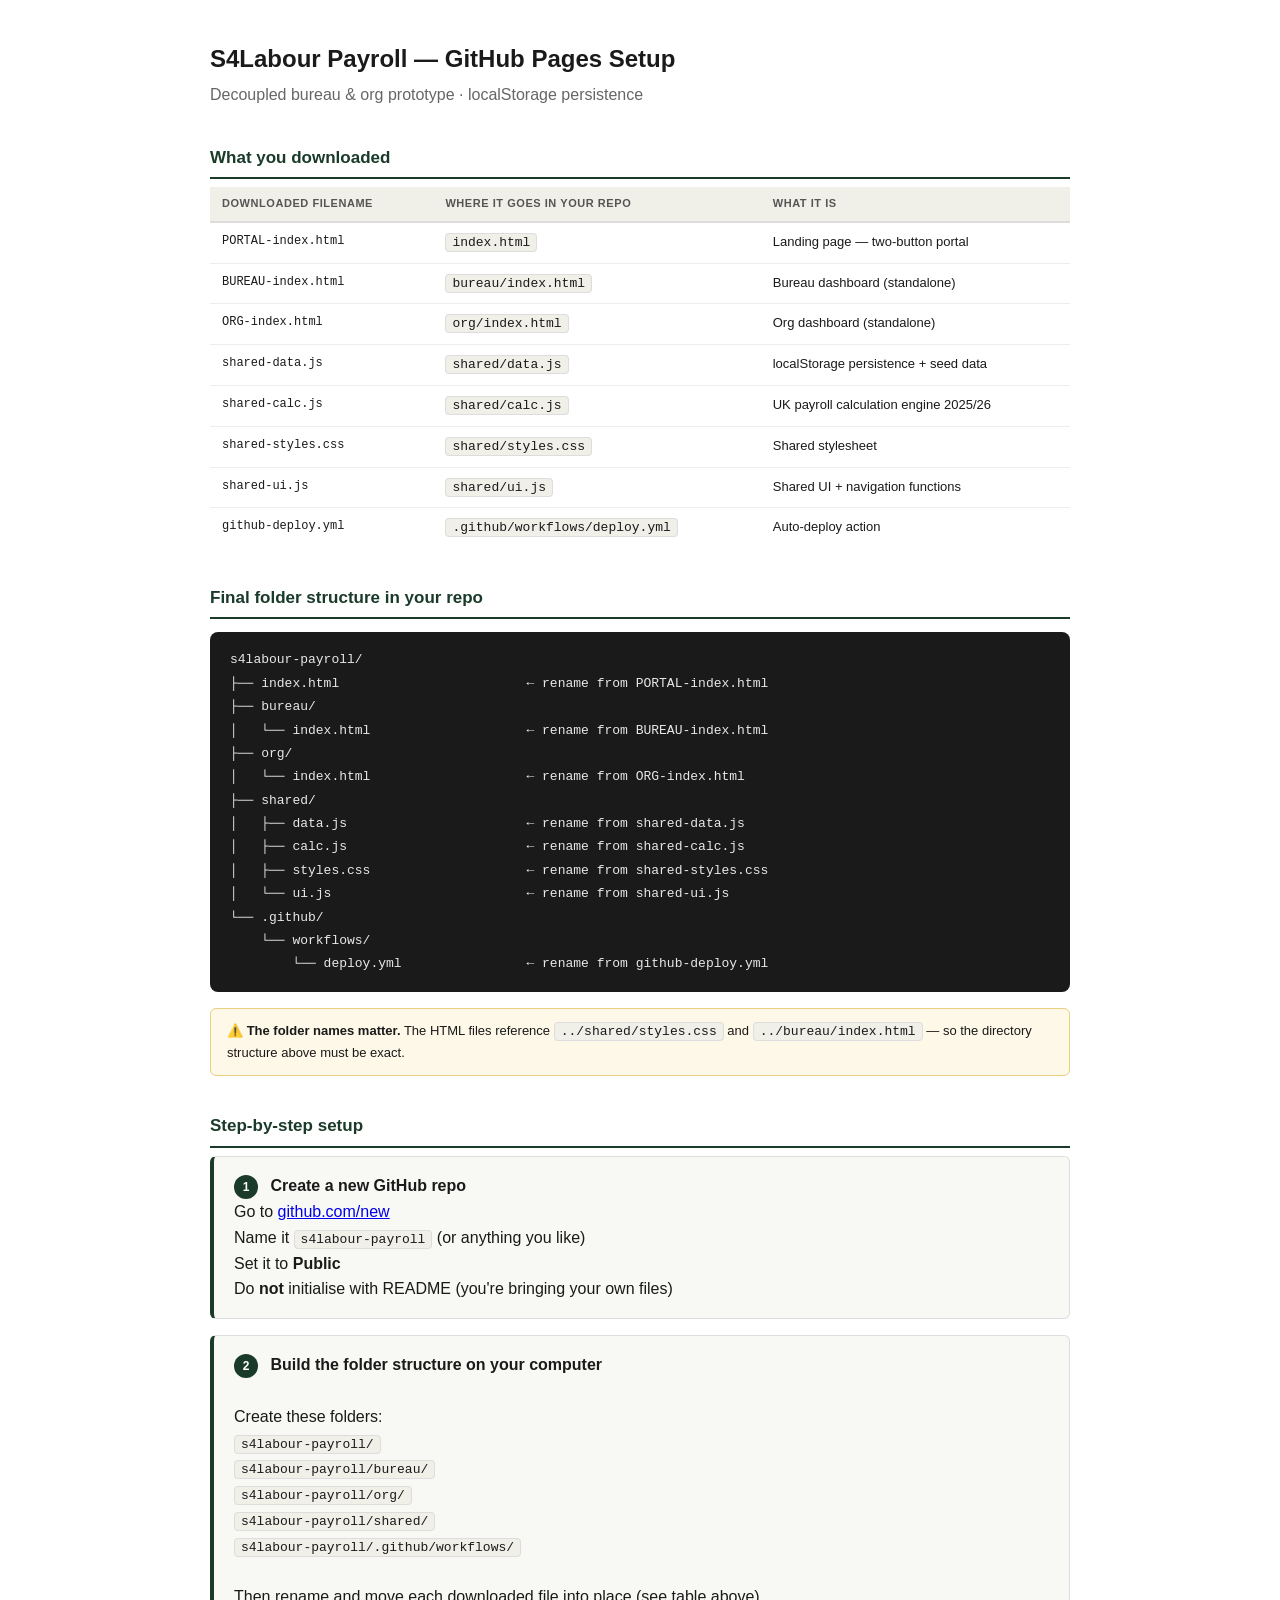
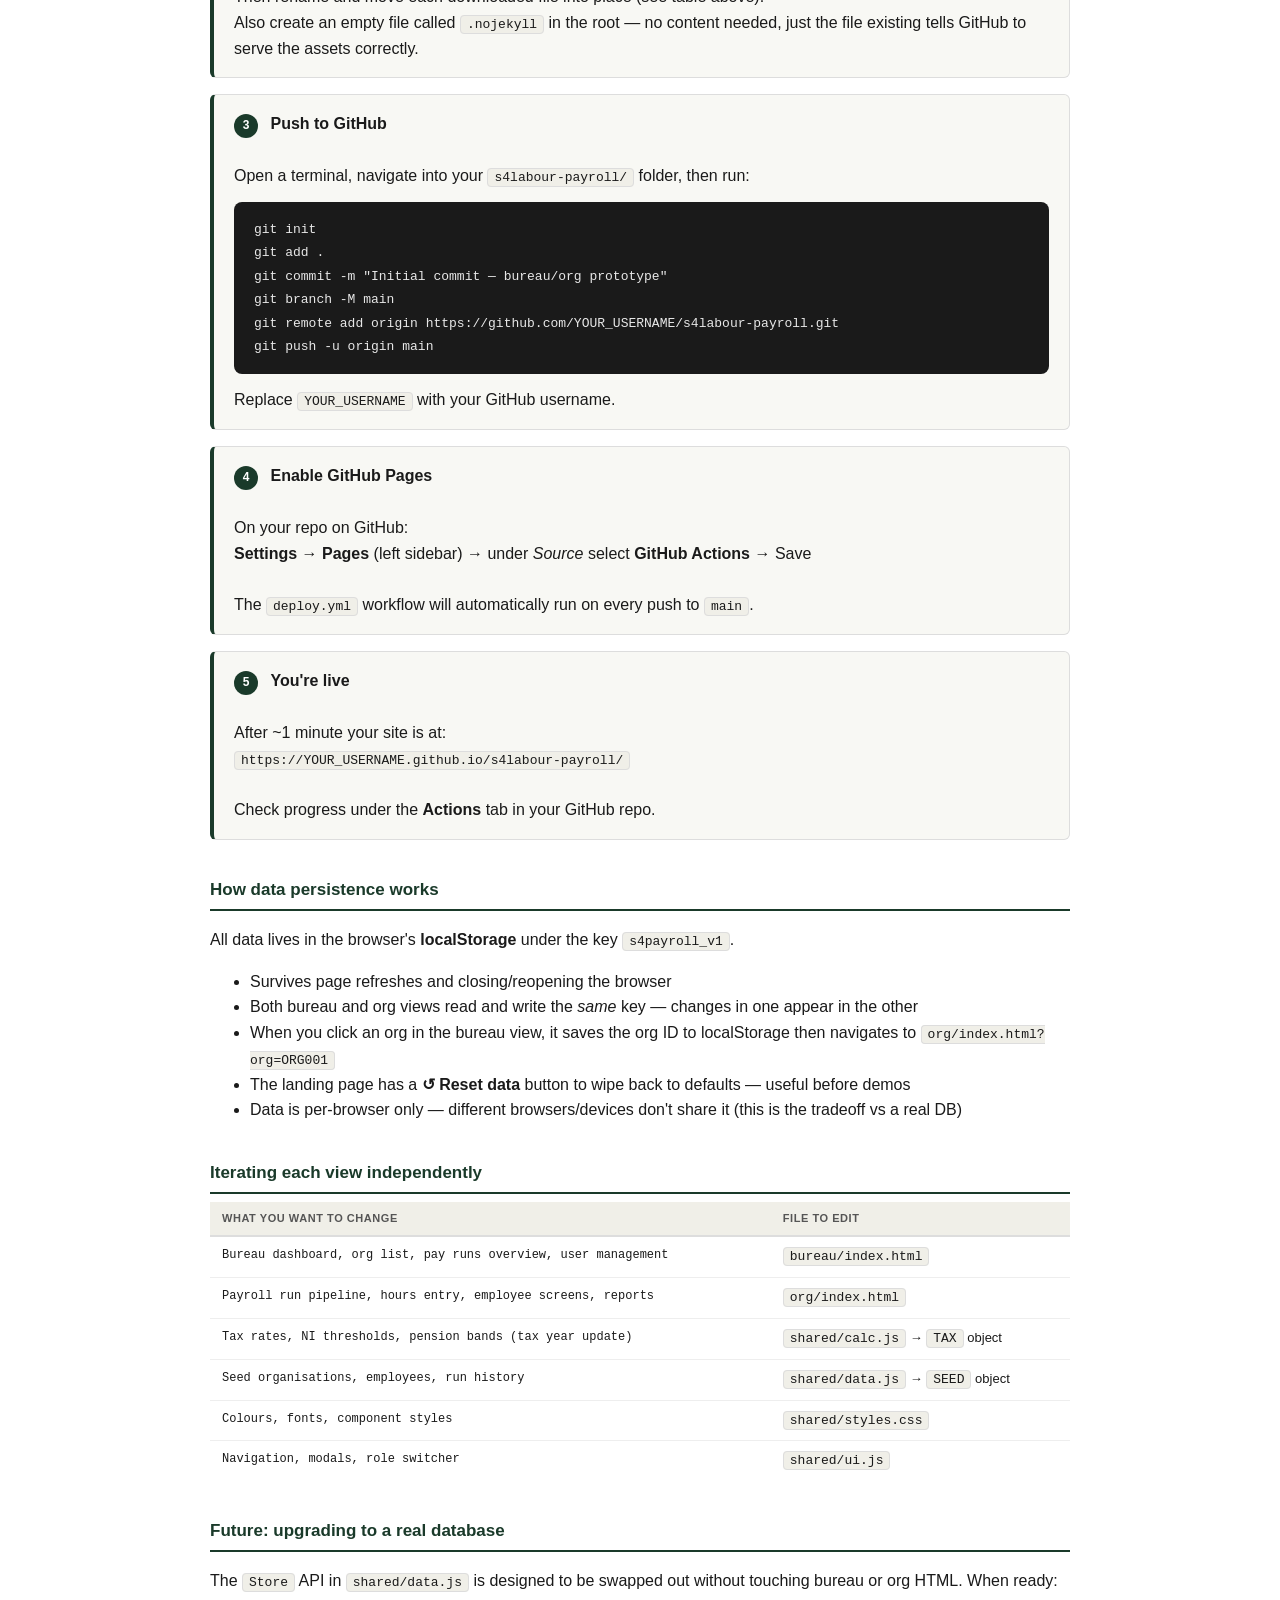
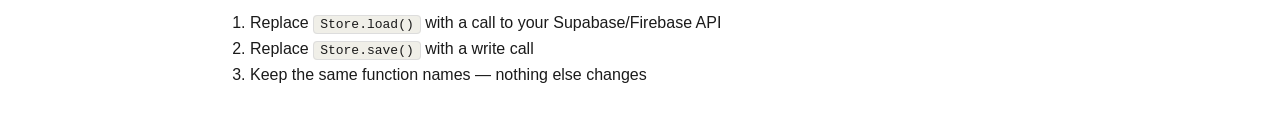
<file: SETUP-INSTRUCTIONS.html>
<!DOCTYPE html>
<html lang="en">
<head>
<meta charset="UTF-8">
<title>S4Labour Payroll — Setup Instructions</title>
<style>
body { font-family: -apple-system, BlinkMacSystemFont, 'Segoe UI', sans-serif; max-width: 860px; margin: 40px auto; padding: 0 24px; color: #1a1a1a; line-height: 1.6; }
h1 { font-size: 24px; margin-bottom: 4px; }
h2 { font-size: 17px; margin-top: 36px; margin-bottom: 8px; border-bottom: 2px solid #1a3a2a; padding-bottom: 6px; color: #1a3a2a; }
h3 { font-size: 14px; margin-bottom: 4px; }
.step { background: #f8f8f4; border: 1px solid #ddd; border-left: 4px solid #1a3a2a; border-radius: 6px; padding: 16px 20px; margin-bottom: 16px; }
.step-num { background: #1a3a2a; color: #fff; border-radius: 50%; width: 24px; height: 24px; display: inline-flex; align-items: center; justify-content: center; font-size: 12px; font-weight: 700; margin-right: 8px; }
code { background: #f0efe8; border: 1px solid #ddd; border-radius: 4px; padding: 1px 6px; font-family: 'DM Mono', 'Courier New', monospace; font-size: 13px; }
pre { background: #1a1a1a; color: #e8e8e8; border-radius: 8px; padding: 16px 20px; overflow-x: auto; font-size: 13px; line-height: 1.8; }
.file-table { width: 100%; border-collapse: collapse; font-size: 13px; }
.file-table th { text-align: left; padding: 8px 12px; background: #f0efe8; border-bottom: 2px solid #ddd; font-size: 11px; text-transform: uppercase; letter-spacing: 0.05em; color: #555; }
.file-table td { padding: 9px 12px; border-bottom: 1px solid #eee; vertical-align: top; }
.file-table td:first-child { font-family: monospace; font-size: 12px; white-space: nowrap; }
.file-table tr:last-child td { border-bottom: none; }
.badge { display: inline-block; font-size: 11px; font-weight: 600; padding: 2px 8px; border-radius: 99px; }
.badge-green { background: #eaf5ee; color: #1d6b40; }
.badge-blue { background: #ecfbfd; color: #0b5f75; }
.badge-gold { background: #fdf8e7; color: #7a5a00; }
.alert { background: #fdf8e7; border: 1px solid #e8d080; border-radius: 6px; padding: 12px 16px; margin: 16px 0; font-size: 13px; }
.arrow { color: #999; margin: 0 6px; }
</style>
</head>
<body>

<h1>S4Labour Payroll — GitHub Pages Setup</h1>
<p style="color:#666; margin-top:4px">Decoupled bureau &amp; org prototype · localStorage persistence</p>

<h2>What you downloaded</h2>
<table class="file-table">
  <thead><tr><th>Downloaded filename</th><th>Where it goes in your repo</th><th>What it is</th></tr></thead>
  <tbody>
    <tr><td>PORTAL-index.html</td><td><code>index.html</code></td><td>Landing page — two-button portal</td></tr>
    <tr><td>BUREAU-index.html</td><td><code>bureau/index.html</code></td><td>Bureau dashboard (standalone)</td></tr>
    <tr><td>ORG-index.html</td><td><code>org/index.html</code></td><td>Org dashboard (standalone)</td></tr>
    <tr><td>shared-data.js</td><td><code>shared/data.js</code></td><td>localStorage persistence + seed data</td></tr>
    <tr><td>shared-calc.js</td><td><code>shared/calc.js</code></td><td>UK payroll calculation engine 2025/26</td></tr>
    <tr><td>shared-styles.css</td><td><code>shared/styles.css</code></td><td>Shared stylesheet</td></tr>
    <tr><td>shared-ui.js</td><td><code>shared/ui.js</code></td><td>Shared UI + navigation functions</td></tr>
    <tr><td>github-deploy.yml</td><td><code>.github/workflows/deploy.yml</code></td><td>Auto-deploy action</td></tr>
  </tbody>
</table>

<h2>Final folder structure in your repo</h2>
<pre>s4labour-payroll/
├── index.html                        ← rename from PORTAL-index.html
├── bureau/
│   └── index.html                    ← rename from BUREAU-index.html
├── org/
│   └── index.html                    ← rename from ORG-index.html
├── shared/
│   ├── data.js                       ← rename from shared-data.js
│   ├── calc.js                       ← rename from shared-calc.js
│   ├── styles.css                    ← rename from shared-styles.css
│   └── ui.js                         ← rename from shared-ui.js
└── .github/
    └── workflows/
        └── deploy.yml                ← rename from github-deploy.yml</pre>

<div class="alert">
  ⚠️ <strong>The folder names matter.</strong> The HTML files reference <code>../shared/styles.css</code> and <code>../bureau/index.html</code> — so the directory structure above must be exact.
</div>

<h2>Step-by-step setup</h2>

<div class="step">
  <span class="step-num">1</span> <strong>Create a new GitHub repo</strong><br>
  Go to <a href="https://github.com/new">github.com/new</a><br>
  Name it <code>s4labour-payroll</code> (or anything you like)<br>
  Set it to <strong>Public</strong><br>
  Do <strong>not</strong> initialise with README (you're bringing your own files)
</div>

<div class="step">
  <span class="step-num">2</span> <strong>Build the folder structure on your computer</strong><br><br>
  Create these folders:<br>
  <code>s4labour-payroll/</code><br>
  <code>s4labour-payroll/bureau/</code><br>
  <code>s4labour-payroll/org/</code><br>
  <code>s4labour-payroll/shared/</code><br>
  <code>s4labour-payroll/.github/workflows/</code><br><br>
  Then rename and move each downloaded file into place (see table above).<br>
  Also create an empty file called <code>.nojekyll</code> in the root — no content needed, just the file existing tells GitHub to serve the assets correctly.
</div>

<div class="step">
  <span class="step-num">3</span> <strong>Push to GitHub</strong><br><br>
  Open a terminal, navigate into your <code>s4labour-payroll/</code> folder, then run:
  <pre>git init
git add .
git commit -m "Initial commit — bureau/org prototype"
git branch -M main
git remote add origin https://github.com/YOUR_USERNAME/s4labour-payroll.git
git push -u origin main</pre>
  Replace <code>YOUR_USERNAME</code> with your GitHub username.
</div>

<div class="step">
  <span class="step-num">4</span> <strong>Enable GitHub Pages</strong><br><br>
  On your repo on GitHub:<br>
  <strong>Settings</strong> → <strong>Pages</strong> (left sidebar) → under <em>Source</em> select <strong>GitHub Actions</strong> → Save<br><br>
  The <code>deploy.yml</code> workflow will automatically run on every push to <code>main</code>.
</div>

<div class="step">
  <span class="step-num">5</span> <strong>You're live</strong><br><br>
  After ~1 minute your site is at:<br>
  <code>https://YOUR_USERNAME.github.io/s4labour-payroll/</code><br><br>
  Check progress under the <strong>Actions</strong> tab in your GitHub repo.
</div>

<h2>How data persistence works</h2>
<p>All data lives in the browser's <strong>localStorage</strong> under the key <code>s4payroll_v1</code>.</p>
<ul>
  <li>Survives page refreshes and closing/reopening the browser</li>
  <li>Both bureau and org views read and write the <em>same</em> key — changes in one appear in the other</li>
  <li>When you click an org in the bureau view, it saves the org ID to localStorage then navigates to <code>org/index.html?org=ORG001</code></li>
  <li>The landing page has a <strong>↺ Reset data</strong> button to wipe back to defaults — useful before demos</li>
  <li>Data is per-browser only — different browsers/devices don't share it (this is the tradeoff vs a real DB)</li>
</ul>

<h2>Iterating each view independently</h2>
<table class="file-table">
  <thead><tr><th>What you want to change</th><th>File to edit</th></tr></thead>
  <tbody>
    <tr><td>Bureau dashboard, org list, pay runs overview, user management</td><td><code>bureau/index.html</code></td></tr>
    <tr><td>Payroll run pipeline, hours entry, employee screens, reports</td><td><code>org/index.html</code></td></tr>
    <tr><td>Tax rates, NI thresholds, pension bands (tax year update)</td><td><code>shared/calc.js</code> → <code>TAX</code> object</td></tr>
    <tr><td>Seed organisations, employees, run history</td><td><code>shared/data.js</code> → <code>SEED</code> object</td></tr>
    <tr><td>Colours, fonts, component styles</td><td><code>shared/styles.css</code></td></tr>
    <tr><td>Navigation, modals, role switcher</td><td><code>shared/ui.js</code></td></tr>
  </tbody>
</table>

<h2>Future: upgrading to a real database</h2>
<p>The <code>Store</code> API in <code>shared/data.js</code> is designed to be swapped out without touching bureau or org HTML. When ready:</p>
<ol>
  <li>Replace <code>Store.load()</code> with a call to your Supabase/Firebase API</li>
  <li>Replace <code>Store.save()</code> with a write call</li>
  <li>Keep the same function names — nothing else changes</li>
</ol>

</body>
</html>
</file>
<file: shared/styles.css>
:root {
  --bg: #f0efe8;
  --surface: #fafaf7;
  --surface2: #eeeee6;
  --surface3: #e5e4db;
  --border: #ddddd3;
  --border2: #c8c8bc;
  --text: #18180f;
  --text2: #5c5c50;
  --text3: #9a9a8c;
  --accent: #1a3a2a;
  --accent2: #2d6144;
  --accent-light: #e8f2ec;
  --accent-text: #1a3a2a;
  --gold: #b8860b;
  --gold-bg: #fdf8e7;
  --gold-text: #7a5a00;
  --success: #1d6b40;
  --success-bg: #eaf5ee;
  --success-text: #1d6b40;
  --warning: #c47a00;
  --warning-bg: #fdf4e3;
  --warning-text: #8a5500;
  --danger: #c42b1c;
  --danger-bg: #fdf0ee;
  --danger-text: #9b1f14;
  --purple: #5b3fa6;
  --purple-bg: #f2effe;
  --purple-text: #4a2d8c;
  --teal: #0e7490;
  --teal-bg: #ecfbfd;
  --teal-text: #0b5f75;
  --radius: 6px;
  --radius-lg: 10px;
  --radius-xl: 16px;
  --shadow: 0 1px 3px rgba(0,0,0,0.07), 0 1px 2px rgba(0,0,0,0.04);
  --shadow-md: 0 4px 16px rgba(0,0,0,0.08), 0 1px 4px rgba(0,0,0,0.04);
  --shadow-lg: 0 12px 40px rgba(0,0,0,0.12);
}
*{box-sizing:border-box;margin:0;padding:0}
body{font-family:'DM Sans',sans-serif;background:var(--bg);color:var(--text);font-size:14px;line-height:1.5;overflow:hidden;height:100vh}
code,.mono{font-family:'DM Mono',monospace}
h1,h2,h3,.syne{font-family:'Syne',sans-serif}

/* ── APP SHELL ── */
.app{display:flex;height:100vh;overflow:hidden;position:relative}

/* ── SIDEBAR ── */
/* ── ICON RAIL ── */
.icon-rail{width:52px;min-width:52px;background:var(--accent);display:flex;flex-direction:column;align-items:center;z-index:100;position:relative;flex-shrink:0}
.rail-logo{width:52px;height:52px;display:flex;align-items:center;justify-content:center;border-bottom:1px solid rgba(255,255,255,0.1);flex-shrink:0;cursor:pointer}
.logo-icon{width:28px;height:28px;background:var(--gold);border-radius:6px;display:flex;align-items:center;justify-content:center;font-family:'Syne',sans-serif;font-size:13px;font-weight:800;color:#18180f;flex-shrink:0}
.rail-items{display:flex;flex-direction:column;align-items:center;padding:8px 0;flex:1;overflow-y:auto;overflow-x:visible;width:100%}
.rail-item{position:relative;width:52px;height:44px;display:flex;align-items:center;justify-content:center;cursor:pointer;transition:background 0.12s;flex-shrink:0}
.rail-item:hover{background:rgba(255,255,255,0.08)}
.rail-item.active{background:rgba(255,255,255,0.1)}
.rail-item.active::before{content:'';position:absolute;left:0;top:8px;bottom:8px;width:3px;background:var(--gold);border-radius:0 2px 2px 0}
.rail-icon{width:18px;height:18px;color:rgba(255,255,255,0.55);flex-shrink:0;transition:color 0.12s}
.rail-item:hover .rail-icon,.rail-item.active .rail-icon{color:#fff}
.rail-badge{position:absolute;top:7px;right:7px;min-width:14px;height:14px;background:var(--danger);color:#fff;font-size:9px;font-weight:700;border-radius:99px;display:flex;align-items:center;justify-content:center;padding:0 3px}
.rail-badge.gold{background:var(--gold);color:#18180f}
.rail-tooltip{position:fixed;left:58px;background:rgba(15,25,15,0.95);color:#fff;font-size:11px;font-weight:600;white-space:nowrap;padding:5px 9px;border-radius:5px;pointer-events:none;opacity:0;transition:opacity 0.1s;z-index:9999;font-family:'DM Sans',sans-serif;letter-spacing:0.02em}
.rail-item:hover .rail-tooltip{opacity:1}
.rail-divider{width:28px;height:1px;background:rgba(255,255,255,0.1);margin:4px 0;flex-shrink:0}
.rail-bottom{padding:10px 0;border-top:1px solid rgba(255,255,255,0.1);display:flex;flex-direction:column;align-items:center;gap:4px;flex-shrink:0}
.rail-avatar{width:28px;height:28px;border-radius:50%;background:var(--gold);display:flex;align-items:center;justify-content:center;font-family:'Syne',sans-serif;font-size:10px;font-weight:700;color:#18180f;cursor:pointer;transition:transform 0.12s}
.rail-avatar:hover{transform:scale(1.08)}

/* ── DRAWER ── */
.sidebar-overlay{position:fixed;inset:0;background:rgba(0,0,0,0);z-index:210;pointer-events:none;transition:background 0.2s}
.sidebar-overlay.open{background:rgba(10,20,10,0.4);pointer-events:auto}
.sidebar{position:fixed;top:0;left:0;height:100vh;width:260px;background:var(--accent);display:flex;flex-direction:column;z-index:220;transform:translateX(-100%);transition:transform 0.22s cubic-bezier(0.4,0,0.2,1);overflow-y:auto;will-change:transform;box-shadow:8px 0 32px rgba(0,0,0,0.35)}
.sidebar.open{transform:translateX(0)}
.sidebar-logo{height:52px;padding:0 14px 0 16px;border-bottom:1px solid rgba(255,255,255,0.1);display:flex;align-items:center;justify-content:space-between;flex-shrink:0}
.logo-mark{display:flex;align-items:center;gap:10px}
.logo-text{font-family:'Syne',sans-serif;font-size:14px;font-weight:700;color:#fff;letter-spacing:0.02em}
.logo-sub{font-size:10px;color:rgba(255,255,255,0.45);margin-top:1px}
.sidebar-close-btn{width:28px;height:28px;display:flex;align-items:center;justify-content:center;border-radius:5px;cursor:pointer;color:rgba(255,255,255,0.45);transition:all 0.12s;border:none;background:none;font-size:18px;line-height:1;padding:0}
.sidebar-close-btn:hover{background:rgba(255,255,255,0.08);color:#fff}
.nav-group{padding:8px 0}
.nav-group-label{font-size:10px;font-weight:600;color:rgba(255,255,255,0.35);padding:8px 16px 4px;letter-spacing:0.08em;text-transform:uppercase}
.nav-item{display:flex;align-items:center;gap:9px;padding:7px 16px;font-size:12.5px;color:rgba(255,255,255,0.65);cursor:pointer;border-left:2px solid transparent;transition:all 0.12s;position:relative;white-space:nowrap}
.nav-item:hover{background:rgba(255,255,255,0.06);color:rgba(255,255,255,0.9)}
.nav-item.active{color:#fff;border-left-color:var(--gold);background:rgba(255,255,255,0.08);font-weight:500}
.nav-icon{width:15px;height:15px;flex-shrink:0;opacity:0.7}
.nav-item.active .nav-icon{opacity:1}
.nav-badge{margin-left:auto;background:var(--gold);color:#18180f;font-size:10px;font-weight:700;padding:1px 6px;border-radius:99px}
.nav-badge.red{background:var(--danger);color:#fff}
.nav-badge.blue{background:var(--accent-light);color:var(--accent-text)}
.sidebar-bottom{margin-top:auto;padding:12px;border-top:1px solid rgba(255,255,255,0.08)}
.user-pill{display:flex;align-items:center;gap:9px;padding:8px 10px;border-radius:var(--radius);cursor:pointer;transition:background 0.12s}
.user-pill:hover{background:rgba(255,255,255,0.07)}
.user-avatar{width:28px;height:28px;border-radius:50%;background:var(--gold);display:flex;align-items:center;justify-content:center;font-family:'Syne',sans-serif;font-size:11px;font-weight:700;color:#18180f;flex-shrink:0}
.user-name{font-size:12px;color:#fff;font-weight:500}
.user-role{font-size:10px;color:rgba(255,255,255,0.45)}
.ctx-label{font-size:10px;color:rgba(255,255,255,0.4);font-weight:600;letter-spacing:0.08em;text-transform:uppercase;margin-bottom:6px;padding:0 6px}
.ctx-select{width:100%;padding:7px 10px;font-size:12px;font-family:'DM Sans',sans-serif;border:1px solid rgba(255,255,255,0.15);border-radius:var(--radius);background:rgba(255,255,255,0.07);color:#fff;cursor:pointer;outline:none}
.ctx-select option{background:#1a3a2a;color:#fff}

/* ── MAIN ── */
.main{flex:1;display:flex;flex-direction:column;overflow:hidden;min-width:0}

/* ── TOPBAR ── */
.topbar{height:52px;background:var(--surface);border-bottom:1px solid var(--border);display:flex;align-items:center;justify-content:space-between;padding:0 20px;flex-shrink:0;gap:12px}
.topbar-left{display:flex;align-items:center;gap:6px}
.breadcrumb{display:flex;align-items:center;gap:6px}
.crumb{font-size:13px;color:var(--text2);cursor:pointer}
.crumb:hover{color:var(--text)}
.crumb.active{color:var(--text);font-weight:600;font-family:'Syne',sans-serif;font-size:13px}
.crumb-sep{color:var(--text3);font-size:12px}
.topbar-right{display:flex;align-items:center;gap:8px}
.role-switcher{display:flex;align-items:center;gap:4px;background:var(--surface2);border:1px solid var(--border);border-radius:99px;padding:3px}
.role-btn{padding:3px 10px;border-radius:99px;font-size:11px;font-weight:600;cursor:pointer;transition:all 0.12s;color:var(--text2);font-family:'Syne',sans-serif;letter-spacing:0.02em}
.role-btn.active{background:var(--accent);color:#fff}
.topbar-divider{width:1px;height:20px;background:var(--border)}

/* ── CONTENT ── */
.content{flex:1;overflow-y:auto;padding:24px;background:var(--bg)}
.content::-webkit-scrollbar{width:6px}
.content::-webkit-scrollbar-track{background:transparent}
.content::-webkit-scrollbar-thumb{background:var(--border2);border-radius:3px}

/* ── SCREENS ── */
.screen{display:none;animation:fadeIn 0.15s ease}
.screen.visible{display:block}
@keyframes fadeIn{from{opacity:0;transform:translateY(4px)}to{opacity:1;transform:translateY(0)}}

/* ── PAGE HEADER ── */
.page-header{display:flex;align-items:flex-start;justify-content:space-between;margin-bottom:20px}
.page-title{font-family:'Syne',sans-serif;font-size:20px;font-weight:700;color:var(--text);letter-spacing:-0.3px}
.page-sub{font-size:12.5px;color:var(--text2);margin-top:3px}
.page-actions{display:flex;gap:8px;align-items:center;flex-shrink:0}

/* ── BUTTONS ── */
.btn{display:inline-flex;align-items:center;gap:6px;padding:7px 14px;border-radius:var(--radius);font-size:13px;font-family:'DM Sans',sans-serif;font-weight:500;cursor:pointer;border:1px solid var(--border2);background:var(--surface);color:var(--text);transition:all 0.12s;text-decoration:none;white-space:nowrap}
.btn:hover{background:var(--surface2)}
.btn:active{transform:scale(0.98)}
.btn-primary{background:var(--accent);color:#fff;border-color:var(--accent)}
.btn-primary:hover{background:var(--accent2)}
.btn-gold{background:var(--gold);color:#18180f;border-color:var(--gold);font-weight:600}
.btn-gold:hover{background:#9a7000}
.btn-success{background:var(--success);color:#fff;border-color:var(--success)}
.btn-danger{background:var(--danger-bg);color:var(--danger-text);border-color:#f5b8b3}
.btn-sm{padding:5px 10px;font-size:12px}
.btn-xs{padding:3px 8px;font-size:11px}
.btn:disabled{opacity:0.4;cursor:not-allowed;pointer-events:none}
.btn-icon{padding:6px;border-radius:var(--radius)}

/* ── METRICS ── */
.metrics{display:grid;gap:12px;margin-bottom:20px}
.g4{grid-template-columns:repeat(4,1fr)}
.g3{grid-template-columns:repeat(3,1fr)}
.g2{grid-template-columns:repeat(2,1fr)}
.metric{background:var(--surface);border:1px solid var(--border);border-radius:var(--radius-lg);padding:16px 18px;position:relative;overflow:hidden}
.metric::before{content:'';position:absolute;top:0;left:0;right:0;height:3px;background:var(--border)}
.metric.m-green::before{background:var(--success)}
.metric.m-gold::before{background:var(--gold)}
.metric.m-red::before{background:var(--danger)}
.metric.m-blue::before{background:var(--teal)}
.metric.m-purple::before{background:var(--purple)}
.metric-label{font-size:11px;color:var(--text2);font-weight:500;letter-spacing:0.03em;margin-bottom:6px;text-transform:uppercase}
.metric-value{font-family:'Syne',sans-serif;font-size:24px;font-weight:700;color:var(--text);letter-spacing:-0.5px}
.metric-sub{font-size:11px;color:var(--text3);margin-top:3px}
.metric-up{color:var(--success-text)}
.metric-down{color:var(--danger-text)}

/* ── CARDS ── */
.card{background:var(--surface);border:1px solid var(--border);border-radius:var(--radius-lg);padding:20px;margin-bottom:16px}
.card.no-mb{margin-bottom:0}
.card-header{display:flex;align-items:flex-start;justify-content:space-between;margin-bottom:16px;gap:12px}
.card-title{font-family:'Syne',sans-serif;font-size:14px;font-weight:700;color:var(--text)}
.card-sub{font-size:12px;color:var(--text2);margin-top:2px}
.card-actions{display:flex;gap:8px;align-items:center;flex-shrink:0}

/* ── TABLES ── */
.table-wrap{overflow-x:auto}
table{width:100%;border-collapse:collapse;font-size:13px}
th{text-align:left;padding:9px 12px;font-size:11px;font-weight:600;color:var(--text2);border-bottom:1px solid var(--border);background:var(--surface2);letter-spacing:0.04em;text-transform:uppercase;white-space:nowrap}
th:first-child{border-radius:var(--radius) 0 0 0}
th:last-child{border-radius:0 var(--radius) 0 0}
td{padding:11px 12px;border-bottom:1px solid var(--border);color:var(--text);vertical-align:middle}
tr:last-child td{border-bottom:none}
tr:hover td{background:var(--surface2)}
.td-num{font-family:'DM Mono',monospace;font-size:12px;text-align:right}
.td-muted{color:var(--text2)}
.td-action{text-align:right;white-space:nowrap}

/* ── BADGES ── */
.badge{display:inline-flex;align-items:center;gap:4px;font-size:11px;font-weight:600;padding:2px 8px;border-radius:99px;white-space:nowrap;letter-spacing:0.02em}
.badge-success{background:var(--success-bg);color:var(--success-text)}
.badge-warning{background:var(--warning-bg);color:var(--warning-text)}
.badge-danger{background:var(--danger-bg);color:var(--danger-text)}
.badge-info{background:var(--teal-bg);color:var(--teal-text)}
.badge-neutral{background:var(--surface2);color:var(--text2);border:1px solid var(--border)}
.badge-purple{background:var(--purple-bg);color:var(--purple-text)}
.badge-gold{background:var(--gold-bg);color:var(--gold-text)}
.badge-accent{background:var(--accent-light);color:var(--accent-text)}

/* ── STATUS DOT ── */
.dot{width:7px;height:7px;border-radius:50%;display:inline-block;flex-shrink:0}
.dot-green{background:var(--success)}
.dot-amber{background:var(--warning)}
.dot-red{background:var(--danger)}
.dot-blue{background:var(--teal)}
.dot-purple{background:var(--purple)}
.dot-gold{background:var(--gold)}

/* ── TABS ── */
.tabs{display:flex;gap:2px;border-bottom:1px solid var(--border);margin-bottom:20px}
.tab{padding:9px 14px;font-size:13px;font-weight:500;color:var(--text2);cursor:pointer;border-bottom:2px solid transparent;margin-bottom:-1px;transition:all 0.12s;font-family:'Syne',sans-serif}
.tab:hover{color:var(--text)}
.tab.active{color:var(--accent);border-bottom-color:var(--accent)}
.pill-tabs{display:flex;gap:6px;margin-bottom:16px}
.pill-tab{padding:5px 12px;border-radius:99px;font-size:12px;font-weight:500;cursor:pointer;border:1px solid var(--border2);background:var(--surface);color:var(--text2);transition:all 0.12s}
.pill-tab.active{background:var(--accent);color:#fff;border-color:var(--accent)}

/* ── ALERTS ── */
.alert{display:flex;gap:10px;padding:12px 14px;border-radius:var(--radius);font-size:13px;margin-bottom:12px;border:1px solid}
.alert-icon{font-size:14px;flex-shrink:0;margin-top:1px}
.alert-title{font-weight:600;margin-bottom:2px}
.alert-warning{background:var(--warning-bg);color:var(--warning-text);border-color:#f0c060}
.alert-danger{background:var(--danger-bg);color:var(--danger-text);border-color:#f0a09a}
.alert-success{background:var(--success-bg);color:var(--success-text);border-color:#9ad4b0}
.alert-info{background:var(--teal-bg);color:var(--teal-text);border-color:#8dd9e8}
.alert-accent{background:var(--accent-light);color:var(--accent-text);border-color:#9ecca8}

/* ── PIPELINE / STEPPER ── */
.pipeline{display:flex;align-items:center;margin-bottom:24px;gap:0}
.pipe-step{display:flex;flex-direction:column;align-items:center;gap:4px;position:relative;flex:1}
.pipe-step:not(:last-child)::after{content:'';position:absolute;top:14px;left:50%;right:-50%;height:2px;background:var(--border);z-index:0}
.pipe-step.done:not(:last-child)::after{background:var(--success)}
.pipe-step.active:not(:last-child)::after{background:var(--border)}
.pipe-dot{width:28px;height:28px;border-radius:50%;border:2px solid var(--border);background:var(--surface);display:flex;align-items:center;justify-content:center;font-size:11px;font-weight:700;z-index:1;position:relative;transition:all 0.2s}
.pipe-step.done .pipe-dot{background:var(--success);border-color:var(--success);color:#fff}
.pipe-step.active .pipe-dot{background:var(--accent);border-color:var(--accent);color:#fff;box-shadow:0 0 0 4px var(--accent-light)}
.pipe-step.pending .pipe-dot{color:var(--text3)}
.pipe-label{font-size:11px;color:var(--text2);text-align:center;font-weight:500;white-space:nowrap}
.pipe-step.active .pipe-label{color:var(--accent);font-weight:600}

/* ── FORM ELEMENTS ── */
.form-section{margin-bottom:20px}
.form-section-title{font-family:'Syne',sans-serif;font-size:12px;font-weight:700;color:var(--text);margin-bottom:12px;padding-bottom:8px;border-bottom:1px solid var(--border);letter-spacing:0.05em;text-transform:uppercase}
.form-row{display:grid;gap:12px;margin-bottom:12px}
.fr-2{grid-template-columns:1fr 1fr}
.fr-3{grid-template-columns:1fr 1fr 1fr}
.fr-4{grid-template-columns:1fr 1fr 1fr 1fr}
.form-group{display:flex;flex-direction:column;gap:5px}
.form-group label{font-size:11.5px;font-weight:600;color:var(--text2);letter-spacing:0.02em}
.form-group input,.form-group select,.form-group textarea{padding:8px 10px;border:1px solid var(--border2);border-radius:var(--radius);font-size:13px;font-family:'DM Sans',sans-serif;color:var(--text);background:var(--surface);transition:border 0.12s}
.form-group input:focus,.form-group select:focus,.form-group textarea:focus{outline:none;border-color:var(--accent);box-shadow:0 0 0 3px var(--accent-light)}
.form-group textarea{resize:vertical;min-height:72px}
.form-group .hint{font-size:11px;color:var(--text3)}
.form-group .pulled{font-size:11px;color:var(--teal-text);background:var(--teal-bg);padding:3px 8px;border-radius:4px;display:inline-flex;align-items:center;gap:4px;width:fit-content}

/* ── INFO ROWS ── */
.info-row{display:flex;align-items:baseline;gap:8px;padding:8px 0;border-bottom:1px solid var(--border)}
.info-row:last-child{border-bottom:none}
.info-label{font-size:12px;color:var(--text2);width:190px;flex-shrink:0}
.info-value{font-size:13px;color:var(--text);font-weight:500}
.info-value.mono{font-family:'DM Mono',monospace;font-size:12px}

/* ── MODAL ── */
.modal-overlay{position:fixed;inset:0;background:rgba(10,15,10,0.5);display:flex;align-items:center;justify-content:center;z-index:1000;padding:20px;backdrop-filter:blur(2px)}
.modal{background:var(--surface);border-radius:var(--radius-xl);border:1px solid var(--border);padding:24px;width:100%;max-width:560px;max-height:90vh;overflow-y:auto;box-shadow:var(--shadow-lg)}
.modal-lg{max-width:720px}
.modal-title{font-family:'Syne',sans-serif;font-size:16px;font-weight:700;color:var(--text);margin-bottom:4px}
.modal-sub{font-size:13px;color:var(--text2);margin-bottom:20px}
.modal-footer{display:flex;justify-content:flex-end;gap:8px;margin-top:20px;padding-top:16px;border-top:1px solid var(--border)}

/* ── ORG CARDS (Bureau Dashboard) ── */
.org-grid{display:grid;grid-template-columns:repeat(auto-fill,minmax(320px,1fr));gap:16px;margin-bottom:20px}
.org-card{background:var(--surface);border:1px solid var(--border);border-radius:var(--radius-lg);padding:18px;cursor:pointer;transition:all 0.15s;position:relative;overflow:hidden}
.org-card::before{content:'';position:absolute;top:0;left:0;width:4px;height:100%;background:var(--border2)}
.org-card.status-live::before{background:var(--success)}
.org-card.status-pending::before{background:var(--warning)}
.org-card.status-attention::before{background:var(--danger)}
.org-card:hover{border-color:var(--border2);box-shadow:var(--shadow-md);transform:translateY(-1px)}
.org-card-header{display:flex;align-items:flex-start;justify-content:space-between;margin-bottom:12px}
.org-name{font-family:'Syne',sans-serif;font-size:14px;font-weight:700;color:var(--text)}
.org-ref{font-size:11px;color:var(--text3);font-family:'DM Mono',monospace;margin-top:2px}
.org-meta{display:grid;grid-template-columns:1fr 1fr;gap:8px;margin-top:12px}
.org-meta-item .label{font-size:10px;color:var(--text3);font-weight:600;text-transform:uppercase;letter-spacing:0.05em}
.org-meta-item .value{font-size:12px;color:var(--text);font-weight:500;margin-top:1px}
.org-actions{display:flex;gap:6px;margin-top:14px;padding-top:12px;border-top:1px solid var(--border)}

/* ── ROLE HIERARCHY ── */
.role-tree{padding:8px 0}
.role-node{border:1px solid var(--border);border-radius:var(--radius-lg);padding:14px 16px;margin-bottom:10px;background:var(--surface)}
.role-node-header{display:flex;align-items:center;gap:10px;margin-bottom:8px}
.role-icon{width:32px;height:32px;border-radius:8px;display:flex;align-items:center;justify-content:center;font-size:14px;flex-shrink:0}
.role-icon.super{background:#fef2e7;border:1px solid #f5c6a0}
.role-icon.bureau{background:var(--accent-light);border:1px solid #9ecca8}
.role-icon.org{background:var(--teal-bg);border:1px solid #8dd9e8}
.role-icon.processor{background:var(--purple-bg);border:1px solid #c4b4f8}
.role-name{font-family:'Syne',sans-serif;font-size:13px;font-weight:700}
.role-desc{font-size:12px;color:var(--text2)}
.role-perms{display:flex;flex-wrap:wrap;gap:6px;margin-top:8px}
.perm-tag{font-size:11px;padding:2px 8px;border-radius:4px;background:var(--surface2);color:var(--text2);border:1px solid var(--border)}
.perm-tag.can{background:var(--success-bg);color:var(--success-text)}
.perm-tag.cannot{background:var(--danger-bg);color:var(--danger-text)}

/* ── PROGRESS ── */
.progress-wrap{height:5px;background:var(--surface2);border-radius:99px;overflow:hidden;margin-top:8px}
.progress-bar{height:100%;border-radius:99px;transition:width 0.4s ease}
.pb-green{background:var(--success)}
.pb-gold{background:var(--gold)}
.pb-blue{background:var(--teal)}
.pb-purple{background:var(--purple)}

/* ── PAYRUN CARD ── */
.run-card{border:1px solid var(--border);border-radius:var(--radius-lg);padding:16px;margin-bottom:12px;background:var(--surface);cursor:pointer;transition:all 0.12s}
.run-card:hover{border-color:var(--border2);box-shadow:var(--shadow)}
.run-card-header{display:flex;align-items:center;justify-content:space-between;margin-bottom:12px}
.run-period{font-family:'Syne',sans-serif;font-size:14px;font-weight:700}
.run-meta{display:grid;grid-template-columns:repeat(5,1fr);gap:10px}
.run-meta-item .label{font-size:10px;color:var(--text3);font-weight:600;text-transform:uppercase}
.run-meta-item .value{font-size:12.5px;font-weight:600;margin-top:2px}

/* ── REPORT ITEMS ── */
.report-grid{display:grid;grid-template-columns:repeat(3,1fr);gap:12px}
.report-item{border:1px solid var(--border);border-radius:var(--radius-lg);padding:14px;background:var(--surface);display:flex;align-items:center;gap:12px;cursor:pointer;transition:all 0.12s}
.report-item:hover{border-color:var(--accent);background:var(--accent-light)}
.report-icon{width:36px;height:36px;border-radius:8px;display:flex;align-items:center;justify-content:center;font-size:18px;flex-shrink:0}
.report-name{font-size:13px;font-weight:600;color:var(--text)}
.report-desc{font-size:11px;color:var(--text2);margin-top:1px}

/* ── UTILITY ── */
.flex{display:flex}
.flex-center{display:flex;align-items:center}
.flex-between{display:flex;align-items:center;justify-content:space-between}
.gap-6{gap:6px}
.gap-8{gap:8px}
.gap-12{gap:12px}
.gap-16{gap:16px}
.mt-4{margin-top:4px}
.mt-8{margin-top:8px}
.mt-12{margin-top:12px}
.mt-16{margin-top:16px}
.mb-0{margin-bottom:0}
.mb-8{margin-bottom:8px}
.mb-16{margin-bottom:16px}
.text-sm{font-size:12px}
.text-xs{font-size:11px}
.text-muted{color:var(--text2)}
.text-hint{color:var(--text3)}
.font-600{font-weight:600}
.font-700{font-weight:700}
.syne{font-family:'Syne',sans-serif}
.w-full{width:100%}
.grid-2{display:grid;grid-template-columns:1fr 1fr;gap:16px}
.grid-3{display:grid;grid-template-columns:1fr 1fr 1fr;gap:16px}
.divider{height:1px;background:var(--border);margin:16px 0}
.tag{display:inline-flex;align-items:center;font-size:11px;padding:2px 7px;border-radius:4px;background:var(--surface2);color:var(--text2);border:1px solid var(--border);font-weight:500}
.upload-zone{border:2px dashed var(--border2);border-radius:var(--radius-lg);padding:24px;text-align:center;cursor:pointer;transition:all 0.12s}
.upload-zone:hover{border-color:var(--accent);background:var(--accent-light)}
.aoe-card{border:1px solid var(--border);border-radius:var(--radius-lg);padding:16px;margin-bottom:10px}
.pe-tag{display:inline-flex;align-items:center;gap:4px;font-size:11px;padding:2px 8px;border-radius:4px;font-weight:500}
.pe-add{background:var(--success-bg);color:var(--success-text)}
.pe-ded{background:var(--danger-bg);color:var(--danger-text)}
.le-card{border:1px solid var(--border);border-radius:var(--radius-lg);padding:16px;margin-bottom:12px;background:var(--surface)}

/* ── STEP BAR (Wizard) ── */
.step-bar{display:flex;align-items:center;margin-bottom:28px}
.step{display:flex;align-items:center;gap:7px;font-size:12px;font-weight:500}
.step-num{width:26px;height:26px;border-radius:50%;display:flex;align-items:center;justify-content:center;font-size:11px;font-weight:700;flex-shrink:0}
.step.done .step-num{background:var(--success);color:#fff}
.step.active .step-num{background:var(--accent);color:#fff}
.step.pending .step-num{background:var(--surface2);color:var(--text3);border:1px solid var(--border2)}
.step.done .step-label{color:var(--text2)}
.step.active .step-label{color:var(--text);font-family:'Syne',sans-serif}
.step.pending .step-label{color:var(--text3)}
.step-line{flex:1;height:1px;background:var(--border);margin:0 8px}
.step-line.done{background:var(--success)}

/* ── INLINE BANNER ── */
.api-banner{display:flex;align-items:center;gap:10px;padding:10px 14px;background:var(--teal-bg);border:1px solid #8dd9e8;border-radius:var(--radius);font-size:12px;color:var(--teal-text);margin-bottom:16px}

/* ── SCROLLABLE CONTENT PANELS ── */
.emp-tab-panel{display:none}
.emp-tab-panel.visible{display:block}

/* ── MISSING UTILITIES (used in HTML, added here) ── */
.flex{display:flex}
.flex-center{display:flex;align-items:center}
.flex-col{display:flex;flex-direction:column}
.run-card-header{display:flex;align-items:center;justify-content:space-between;margin-bottom:16px;gap:12px}
.run-period{font-family:'Syne',sans-serif;font-size:15px;font-weight:700;color:var(--text)}

/* ── UX IMPROVEMENTS ── */

/* Smoother screen transitions */
.screen{display:none;animation:fadeIn 0.18s ease}
.screen.visible{display:block}
@keyframes fadeIn{from{opacity:0;transform:translateY(3px)}to{opacity:1;transform:translateY(0)}}

/* Better focus states */
.btn:focus-visible{outline:2px solid var(--accent);outline-offset:2px}
input:focus,select:focus,textarea:focus{outline:none;border-color:var(--accent);box-shadow:0 0 0 3px var(--accent-light)}

/* Clickable table rows feedback */
tr[onclick]{cursor:pointer}
tr[onclick]:hover td{background:var(--accent-light)!important;transition:background 0.1s}

/* Better modal backdrop blur */
.modal-overlay{backdrop-filter:blur(3px)}

/* Improved scrollbar */
::-webkit-scrollbar{width:5px;height:5px}
::-webkit-scrollbar-track{background:transparent}
::-webkit-scrollbar-thumb{background:var(--border2);border-radius:99px}
::-webkit-scrollbar-thumb:hover{background:var(--text3)}

/* Card hover lift */
.card{transition:box-shadow 0.15s}

/* Disabled state */
button:disabled,.btn:disabled{opacity:0.45;cursor:not-allowed;pointer-events:none}

/* Better empty states */
.empty-state{text-align:center;padding:48px 24px;color:var(--text3)}
.empty-state-icon{font-size:32px;margin-bottom:12px}
.empty-state-title{font-family:'Syne',sans-serif;font-size:15px;font-weight:700;color:var(--text2);margin-bottom:6px}
.empty-state-sub{font-size:13px;color:var(--text3)}

/* Selection highlight in tables */
tr.selected td{background:var(--accent-light)!important}

/* Run card improved */
.run-card{background:var(--surface);border:1px solid var(--border);border-left:4px solid var(--border2);border-radius:var(--radius-lg);padding:20px;margin-bottom:16px;cursor:pointer;transition:box-shadow 0.15s,border-color 0.15s}
.run-card:hover{box-shadow:var(--shadow-md)}

/* Topbar portal link */
.portal-back-link{display:flex;align-items:center;gap:5px;text-decoration:none;color:var(--text3);font-size:12px;font-weight:500;padding:4px 8px;border-radius:var(--radius);border:1px solid var(--border);margin-right:10px;transition:all 0.12s}
.portal-back-link:hover{background:var(--surface2);color:var(--text)}

/* Badge improvements — add dot prefix for status badges */
.badge-live::before{content:'';display:inline-block;width:6px;height:6px;border-radius:50%;background:currentColor;margin-right:4px;opacity:0.7}

/* Notification badge on buttons */
.notif-count{background:var(--danger);color:#fff;font-size:10px;padding:1px 5px;border-radius:99px;font-weight:700;margin-left:2px}

/* Improved form section */
.form-section{margin-bottom:22px;padding-bottom:4px}
.form-section-title{font-family:'Syne',sans-serif;font-size:11px;font-weight:700;color:var(--text2);margin-bottom:14px;padding-bottom:8px;border-bottom:1px solid var(--border);letter-spacing:0.06em;text-transform:uppercase}

/* Alert icon alignment */
.alert-icon{font-size:15px;flex-shrink:0;margin-top:1px;line-height:1}

/* Pill tab active transition */
.pill-tab{transition:all 0.1s}

/* Smooth sidebar open */
.sidebar{transition:transform 0.2s cubic-bezier(0.4,0,0.2,1)}

/* Print-friendly (basic) */
@media print{.icon-rail,.sidebar,.topbar{display:none!important}.content{overflow:visible!important}.screen{display:block!important}}
</file>
